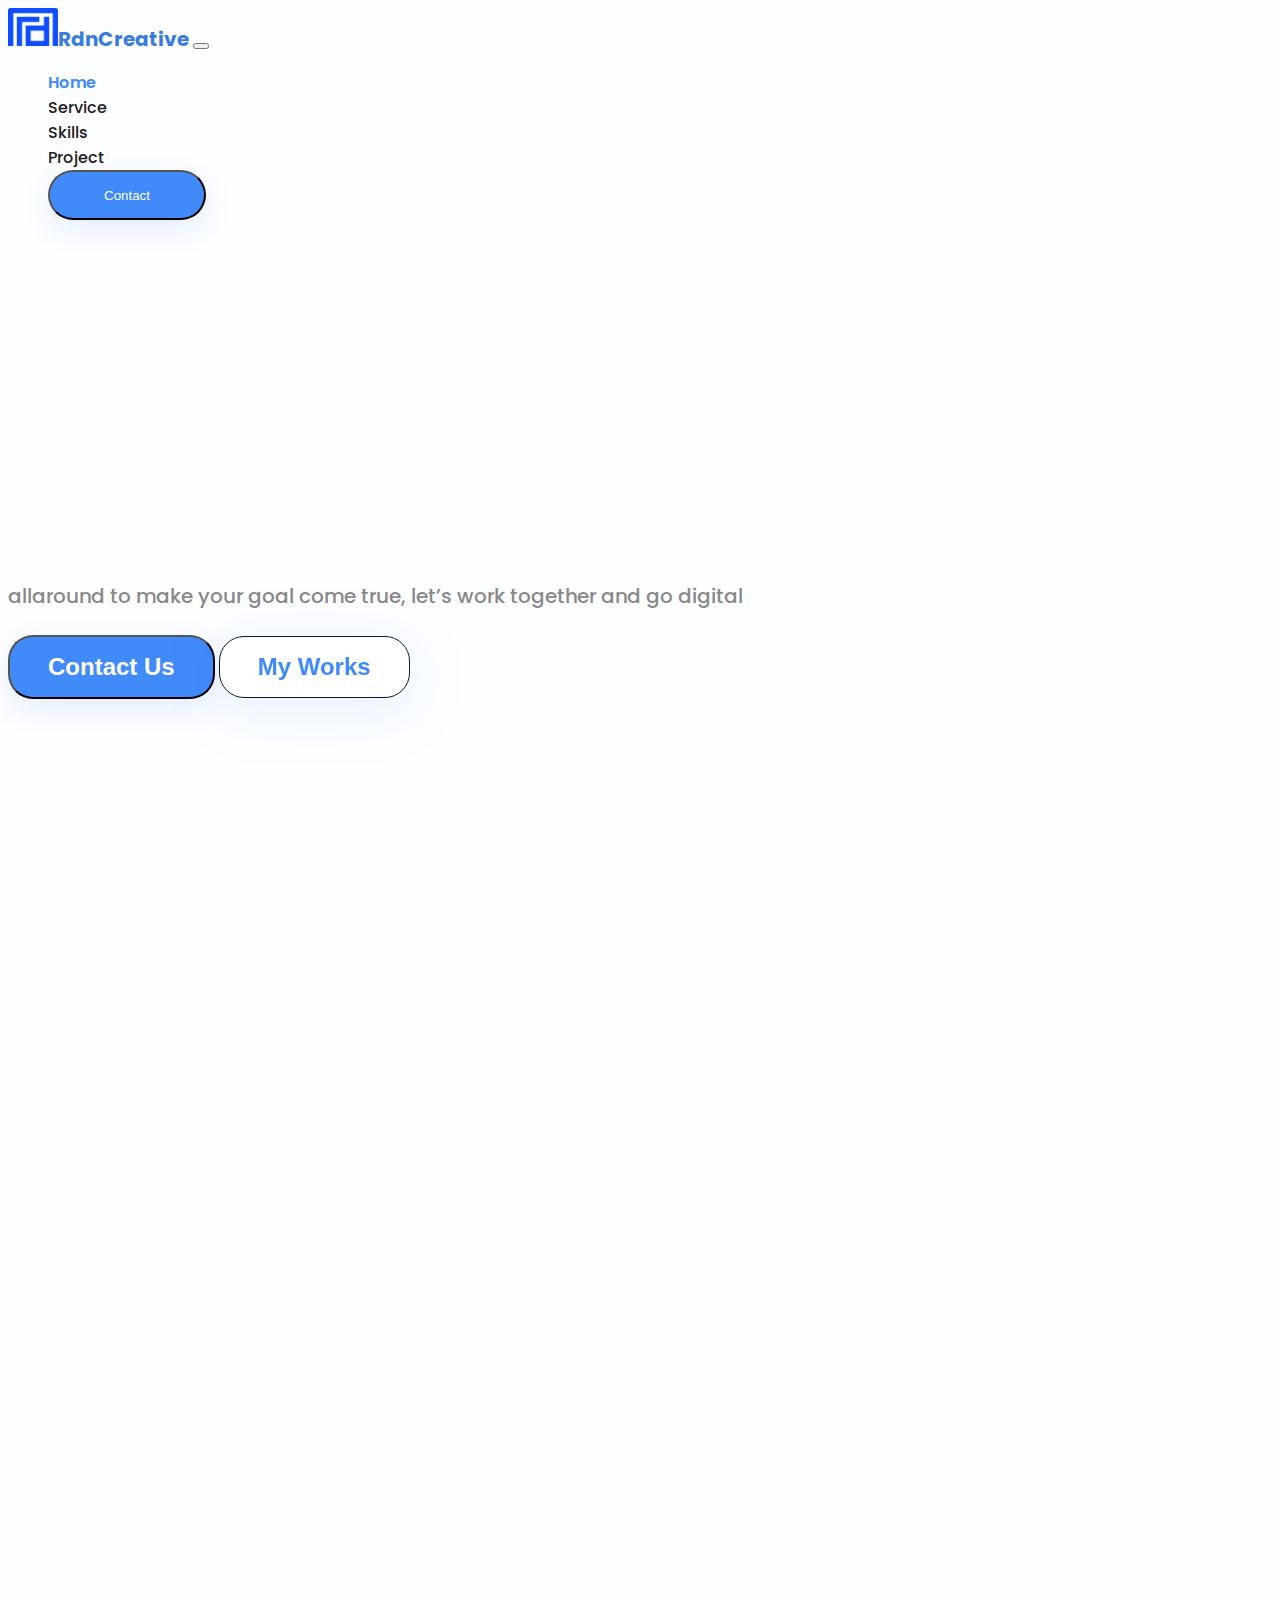
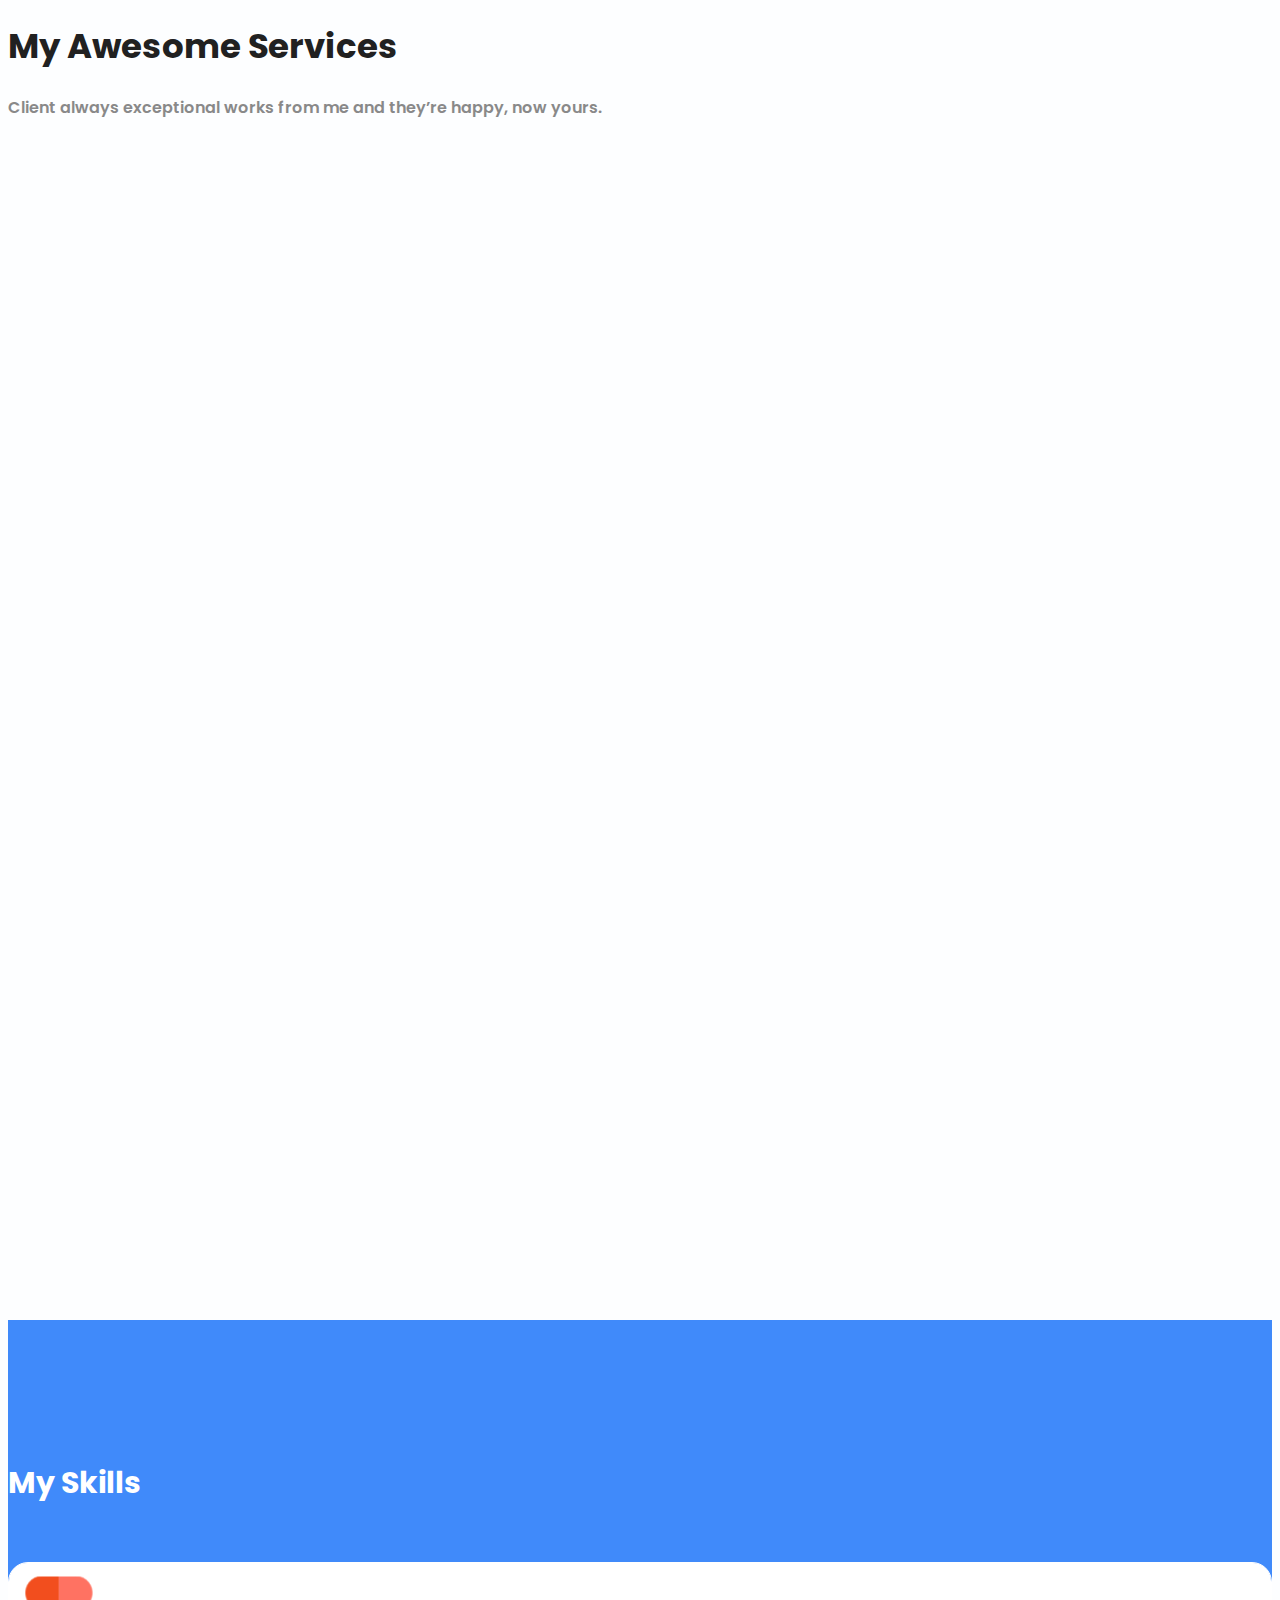
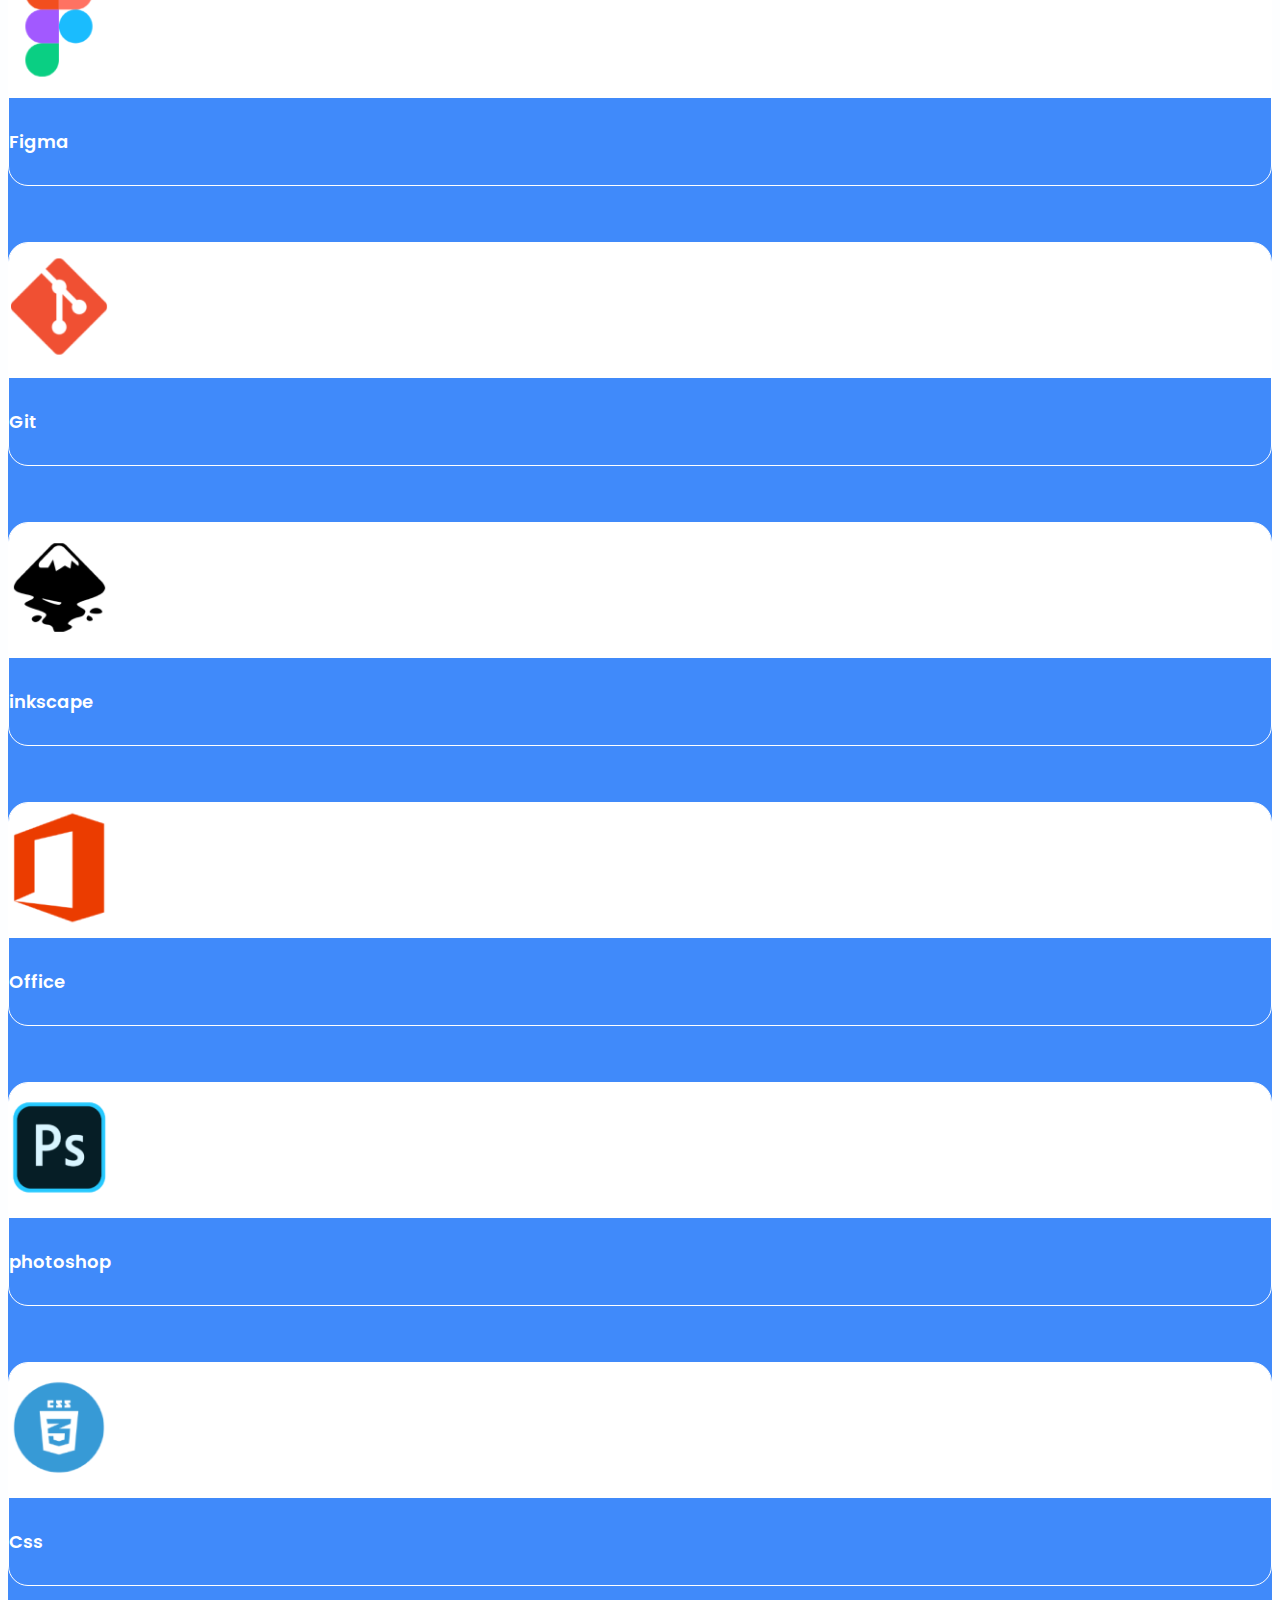
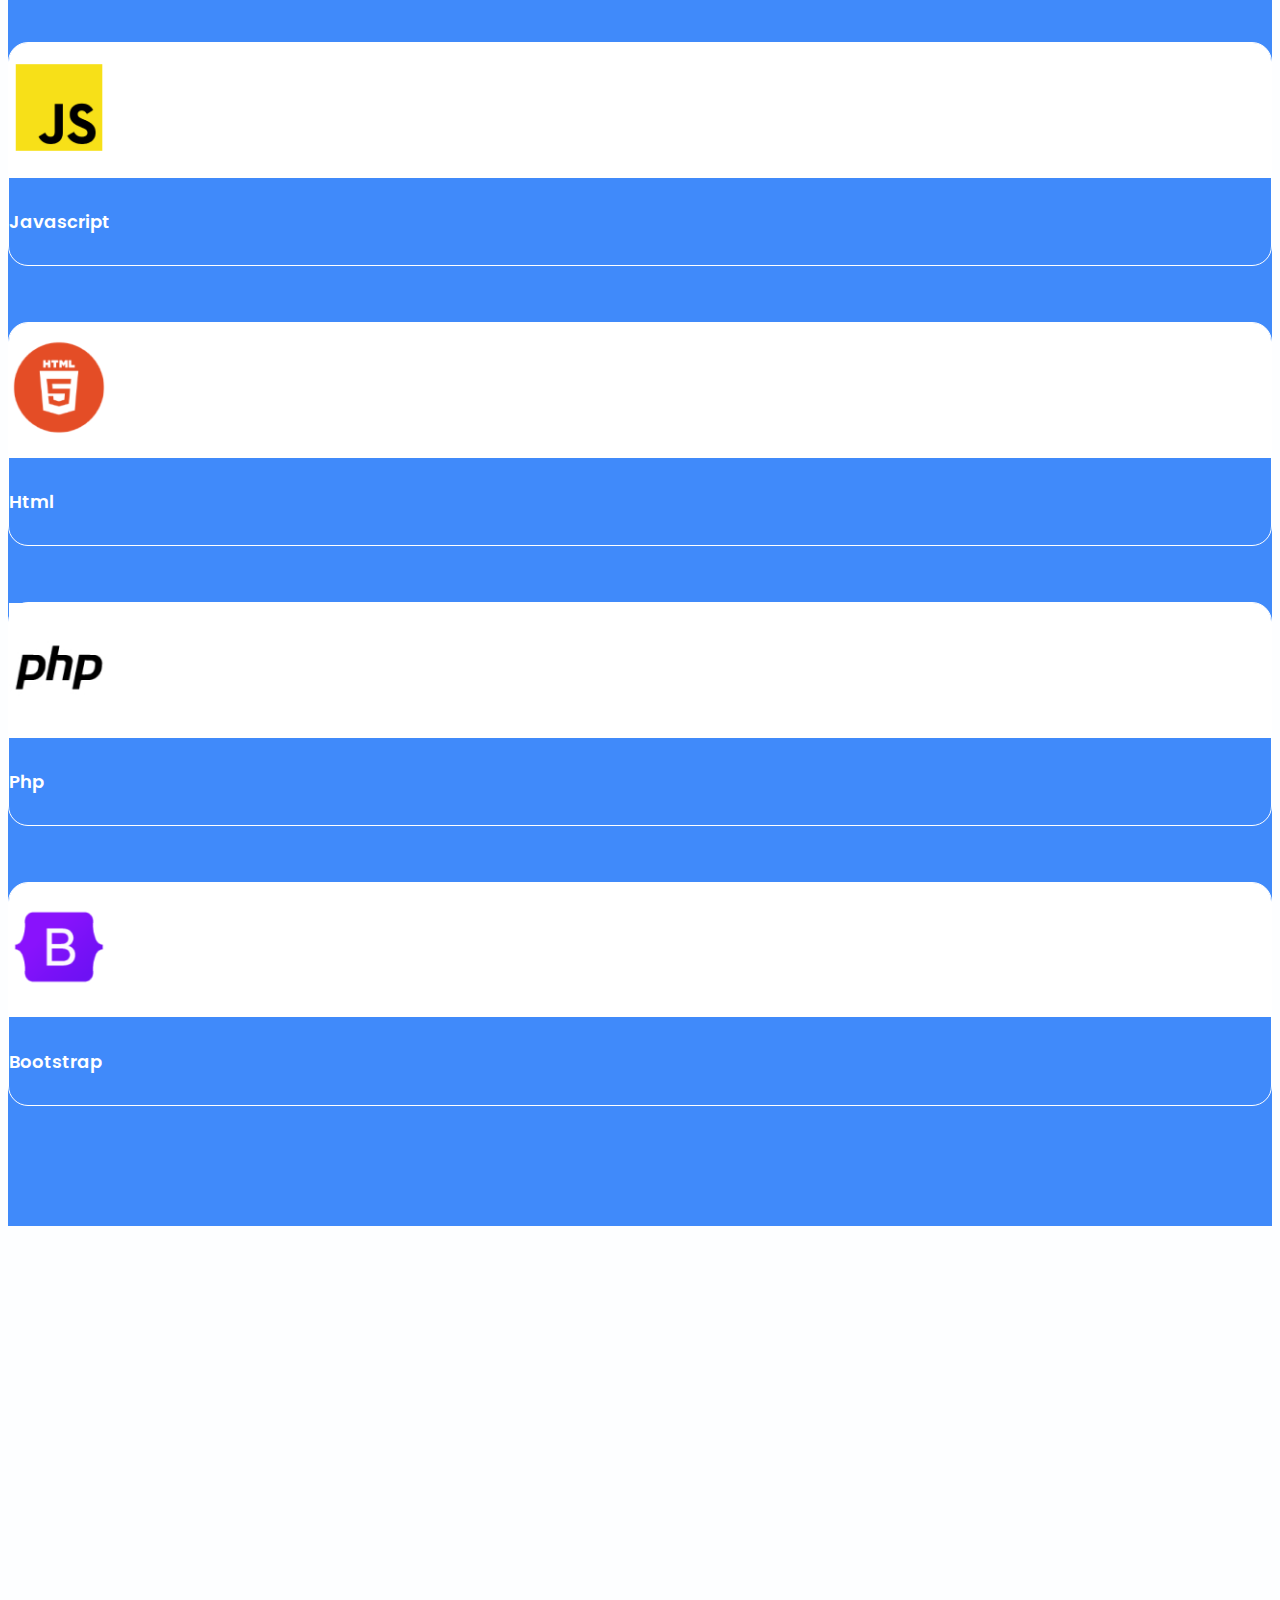
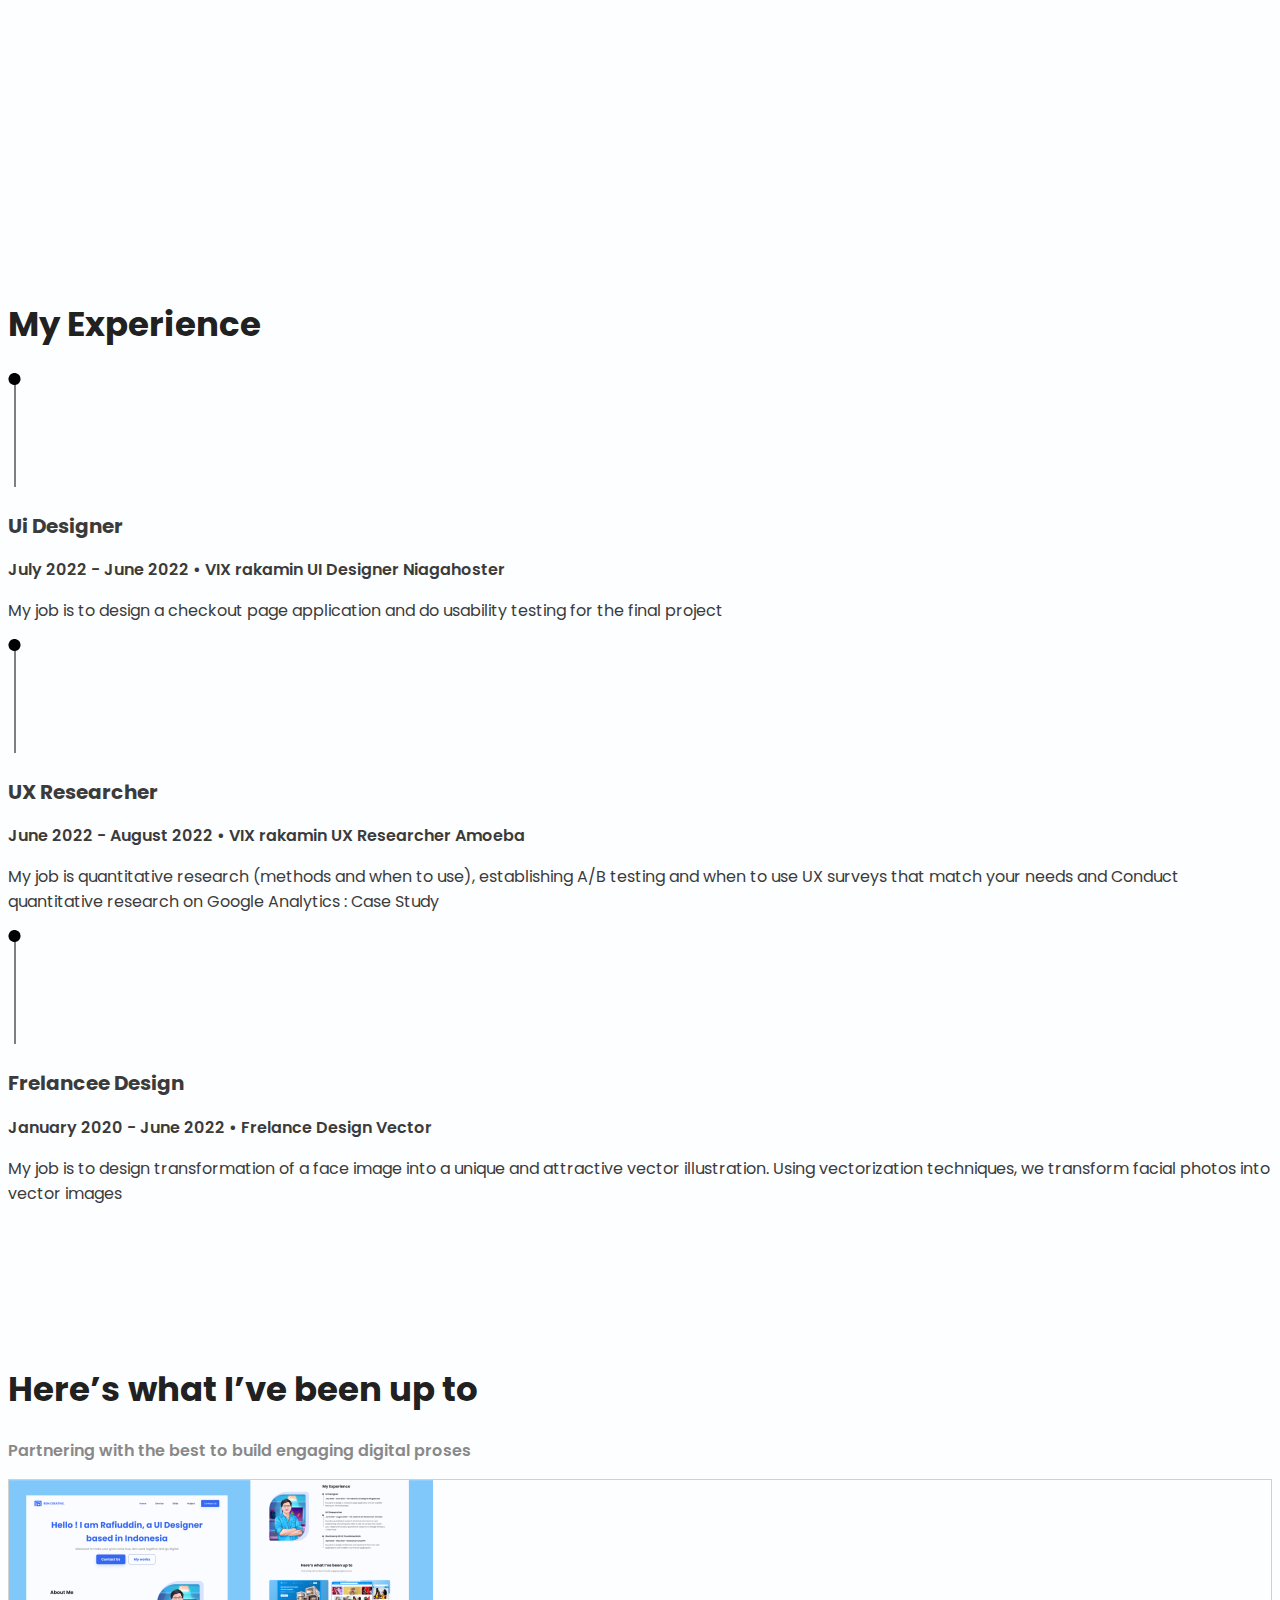
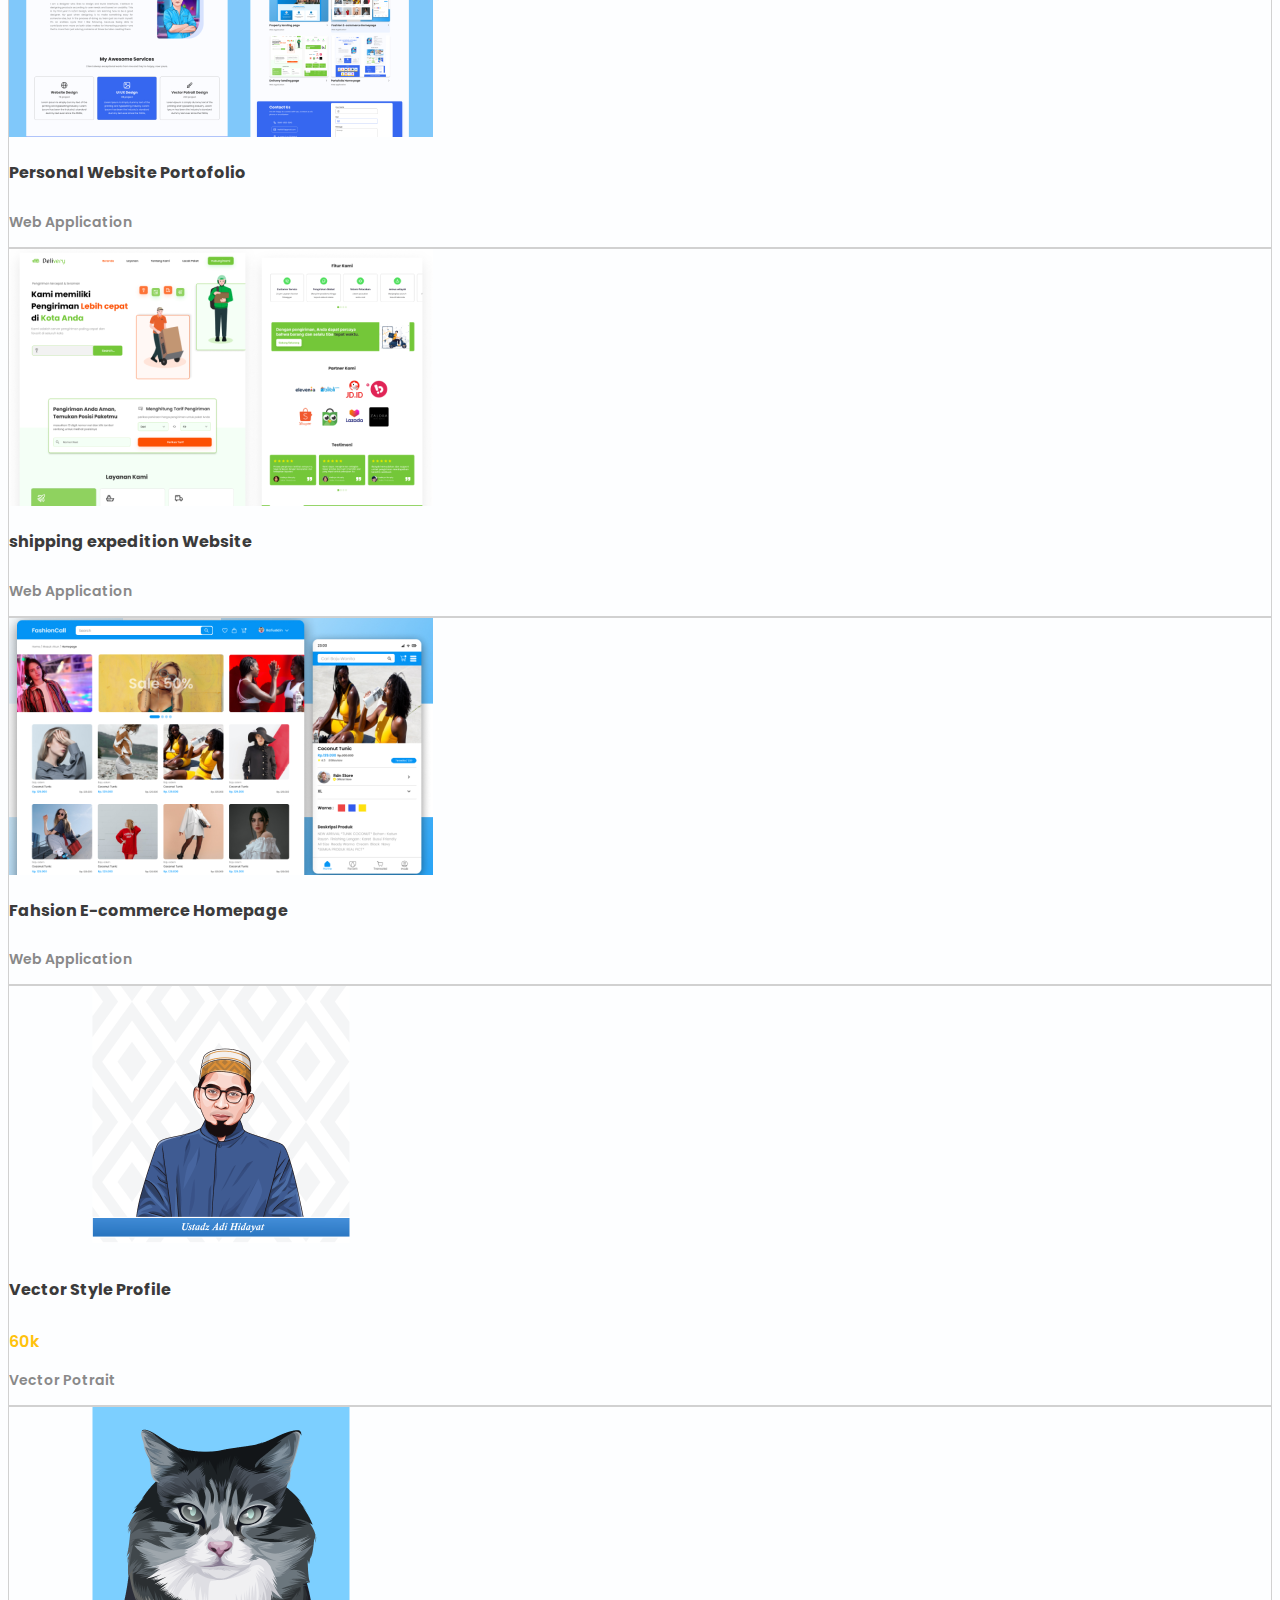
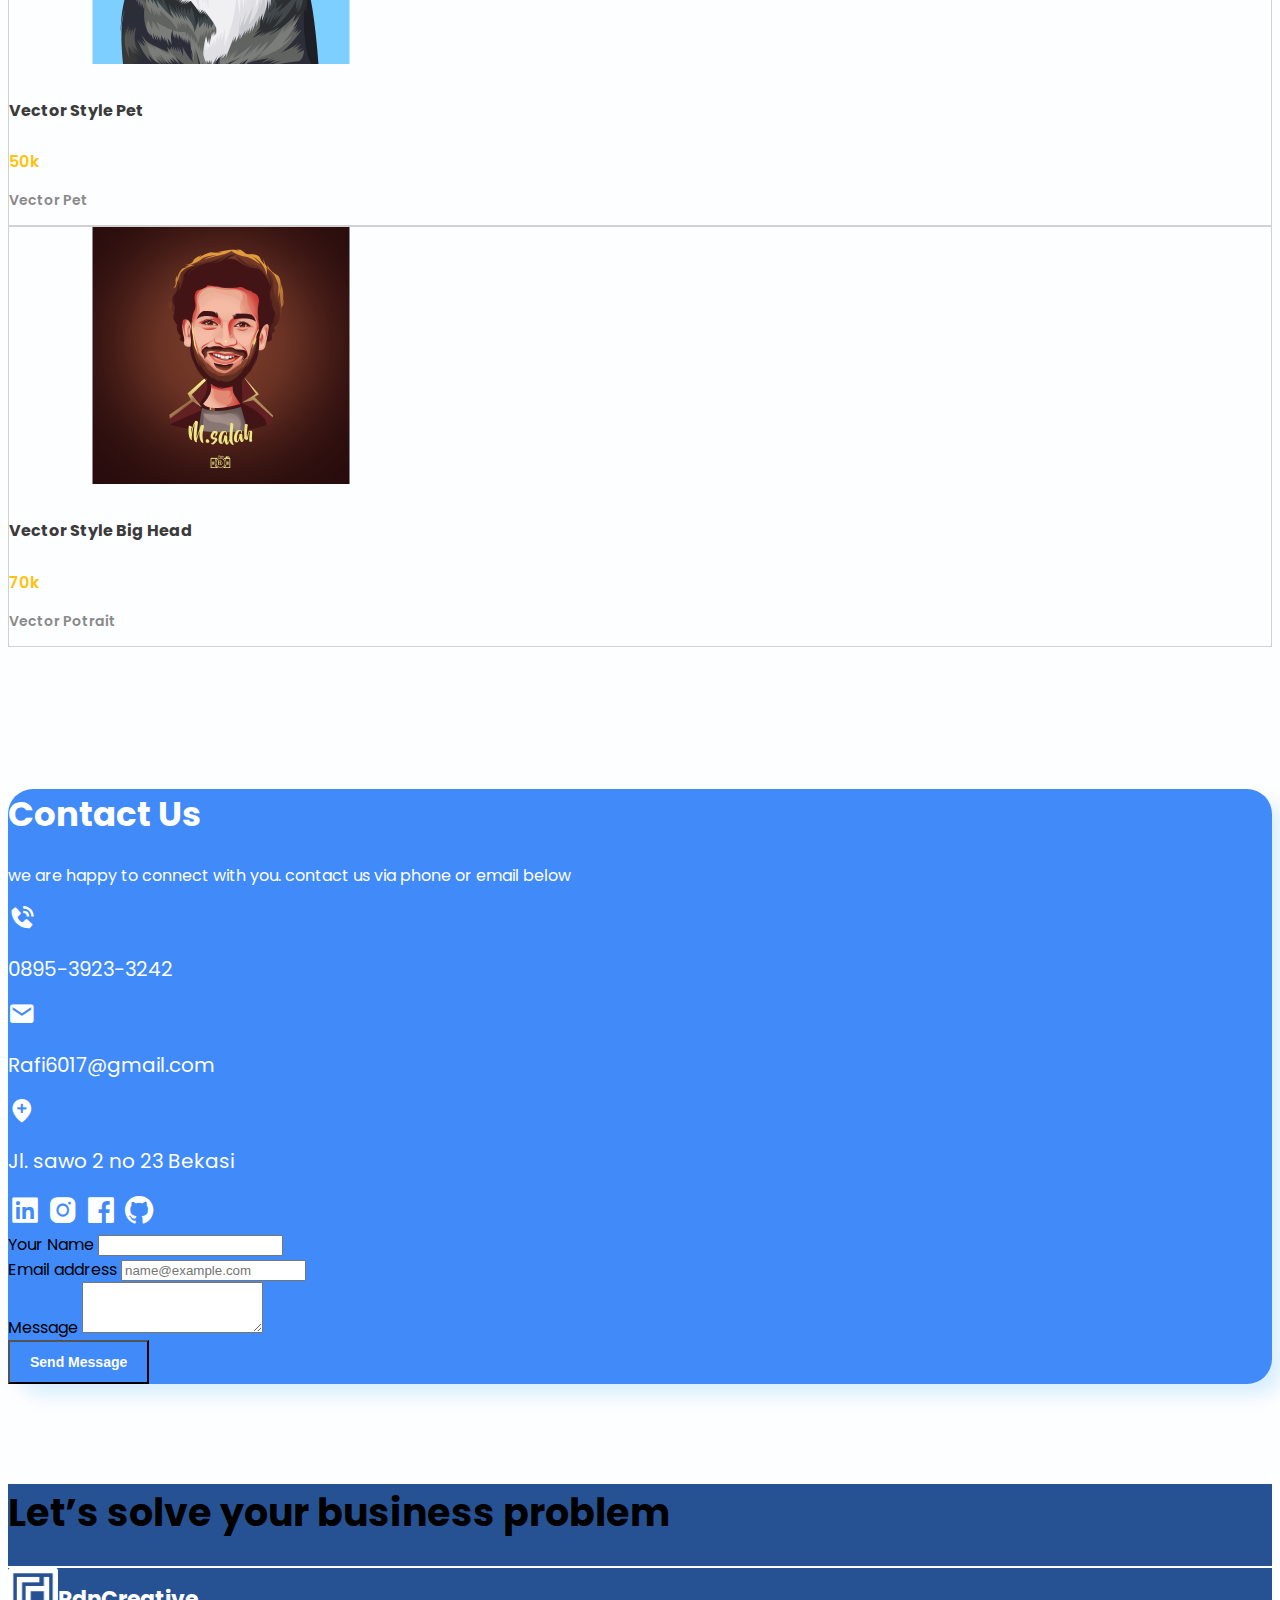
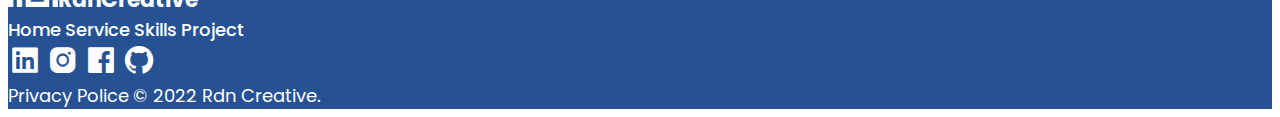
<file: index.html>
<!DOCTYPE html>
<html lang="en">
  <head>
    <meta charset="UTF-8" />
    <meta http-equiv="X-UA-Compatible" content="IE=edge" />
    <meta name="viewport" content="width=device-width, initial-scale=1.0" />

    <link
      href="https://cdn.jsdelivr.net/npm/bootstrap@5.3.1/dist/css/bootstrap.min.css"
      rel="stylesheet"
      integrity="sha384-4bw+/aepP/YC94hEpVNVgiZdgIC5+VKNBQNGCHeKRQN+PtmoHDEXuppvnDJzQIu9"
      crossorigin="anonymous"
    />

    <link rel="stylesheet" href="Style/main.css" />

    <link
      href="https://unpkg.com/boxicons@2.1.4/css/boxicons.min.css"
      rel="stylesheet"
    />

    <link rel="stylesheet" href="https://unpkg.com/aos@next/dist/aos.css" />

    <link rel="icon" type="images" href="Images/icon.png" />

    <title>RdnCreative</title>
  </head>
  <body
    data-bs-spy="scroll"
    data-bs-target="#navbar-spy"
    data-bs-offset="250"
    class="scrollspy-example"
    tabindex="0"
  >
    <nav
      class="navbar navbar-expand-lg navbar-light bg-light py-3 shadow-sm fixed-top"
    >
      <div class="container">
        <a class="navbar-brand align-items-center" href="#home"
          ><img
            src="Images/RDN Logo.png"
            alt=""
            width="50"
            class="me-3"
          />RdnCreative</a
        >
        <button
          class="navbar-toggler"
          type="button"
          data-bs-toggle="collapse"
          data-bs-target="#navbarNav"
          aria-controls="navbarNav"
          aria-expanded="false"
          aria-label="Toggle navigation"
        >
          <span class="navbar-toggler-icon"></span>
        </button>
        <div class="collapse navbar-collapse" id="navbarNav">
          <ul class="navbar-nav ms-auto align-items-lg-center" id="navbar-spy">
            <li class="nav-item me-lg-4 ms-3">
              <a class="nav-link active" aria-current="page" href="#home"
                >Home</a
              >
            </li>
            <li class="nav-item me-lg-4 ms-3">
              <a class="nav-link" href="#service">Service</a>
            </li>
            <li class="nav-item me-lg-4 ms-3">
              <a class="nav-link" href="#skills">Skills</a>
            </li>
            <li class="nav-item me-lg-4 ms-3">
              <a class="nav-link" href="#project">Project</a>
            </li>
            <a href="#contact"
              ><button class="btn me-lg-5 me-0 mt-lg-0 mt-3 btn-contact">
                Contact
              </button></a
            >
          </ul>
        </div>
      </div>
    </nav>

    <!-- Header -->
    <section class="header" id="home">
      <div class="container">
        <div class="row text-center">
          <div class="col-12">
            <h1 class="text-header" data-aos="fade-down" data-aos-delay="300">
              Hello ! I am Rafiuddin, a Designer based in Indonesia
            </h1>
            <p class="caption-header">
              allaround to make your goal come true, let’s work together and go
              digital
            </p>
          </div>
        </div>

        <div class="row">
          <div class="btn-header d-flex justify-content-center">
            <a href="#contact"
              ><button class="btn btn-first">Contact Us</button></a
            >
            <a href="#project"
              ><button class="btn btn-secondary ms-lg-5 ms-3">
                My Works
              </button></a
            >
          </div>
        </div>
      </div>
    </section>
    <!-- Akhir Header -->

    <!-- about me -->
    <section class="about">
      <div class="container">
        <div class="row d-flex justify-content-center align-items-center">
          <div class="col-12 col-lg-5 offset-lg-1">
            <div class="text-about" data-aos="fade-right" data-aos-delay="300">
              <h1 class="title-about">About Me</h1>
              <p class="subtitle-about">
                I am a designer who likes to design and build interfaces. I
                believe in designing products according to user needs and based
                on usability. This is my first year in UI/UX Design, where I am
                learning how to be a good designer. My goal when designing is to
                make something easy for someone else, but in the process of
                doing so, learn just as much myself. It’s an endless cycle that
                I like following, because being able to contribute even more on
                both sides makes for interesting projects—one that is more than
                just solving problems at times but also creating them
              </p>
            </div>
          </div>
          <div
            class="col-12 col-lg-5 offset-lg-1 d-none d-lg-block"
            data-aos="flip-left"
            data-aos-easing="ease-out-cubic"
            data-aos-duration="300"
          >
            <img src="Images/Ilustrasi foto.png" alt="" />
          </div>
        </div>
      </div>
    </section>
    <!-- Akhir about me -->

    <!-- service -->
    <section class="service" id="service">
      <div class="container">
        <div class="row">
          <div class="col-12 text-center">
            <h1 class="title-service">My Awesome Services</h1>
            <p class="subtitle-service">
              Client always exceptional works from me and they’re happy, now
              yours.
            </p>
          </div>
        </div>

        <div class="row">
          <div class="col-12 col-lg-4" data-aos="zoom-in" data-aos-delay="300">
            <a href="Menu/service-uiux.html"
              ><div class="card card-service">
                <div class="body-card text-center">
                  <i class="bx bx-image"></i>
                  <h2 class="title-card">UI UX Design</h2>
                  <p class="subtitle-card">7 project</p>
                  <p class="caption-card">
                    Our UI/UX services provide a holistic approach in designing
                    great user experiences and attractive interfaces for your
                    web and mobile applications.By combining visually appealing
                    designs
                  </p>
                </div>
              </div></a
            >
          </div>

          <div class="col-12 col-lg-4" data-aos="zoom-in" data-aos-delay="200">
            <a href="Menu/service-website.html">
              <div class="card card-service">
                <div class="body-card text-center">
                  <i class="bx bx-code-block"></i>
                  <h2 class="title-card">Website Design</h2>
                  <p class="subtitle-card">5 project</p>
                  <p class="caption-card">
                    Our Web Design services provide creative and responsive
                    design solutions to create an attractive and functional
                    website appearance. We understand that effective design is
                    the key to attracting users' attention
                  </p>
                </div>
              </div></a
            >
          </div>

          <div class="col-12 col-lg-4" data-aos="zoom-in" data-aos-delay="400">
            <a href="Menu/service-vector.html"
              ><div class="card card-service">
                <div class="body-card text-center">
                  <i class="bx bxs-edit"></i>
                  <h2 class="title-card">Vector Potrait Design</h2>
                  <p class="subtitle-card">9 project</p>
                  <p class="caption-card">
                    Our Vector Face Portrait service provides the transformation
                    of a face image into a unique and attractive vector
                    illustration. Using vectorization techniques, we transform
                    facial photos into vector images
                  </p>
                </div>
              </div></a
            >
          </div>
        </div>
      </div>
    </section>
    <!-- Akhir service -->

    <!-- skill -->
    <section class="skill" id="skills">
      <div class="container">
        <div class="row text-center">
          <div class="col-12">
            <h1 class="title-skill">My Skills</h1>
          </div>
        </div>

        <div class="row d-flex -justify-content-center align-items-center">
          <div class="col-lg-2 col-md-3 col-4">
            <div class="card card-skill bg-transparent text-center text-white">
              <div class="img-skill">
                <img
                  src="Images/Logo figma.png"
                  class="card-img-top py-3"
                  alt="..."
                />
              </div>

              <div class="caption-skill my-2">
                <h5 class="card-skill">Figma</h5>
              </div>
            </div>
          </div>

          <div class="col-lg-2 col-md-3 col-4">
            <div class="card card-skill bg-transparent text-center text-white">
              <div class="img-skill">
                <img
                  src="Images/Logo git.png"
                  class="card-img-top py-3"
                  alt="..."
                />
              </div>

              <div class="caption-skill my-2">
                <h5 class="card-skill">Git</h5>
              </div>
            </div>
          </div>

          <div class="col-lg-2 col-md-3 col-4">
            <div class="card card-skill bg-transparent text-center text-white">
              <div class="img-skill">
                <img
                  src="Images/Logo inkscape.png"
                  class="card-img-top py-3"
                  alt="..."
                />
              </div>

              <div class="caption-skill my-2">
                <h5 class="card-skill">inkscape</h5>
              </div>
            </div>
          </div>

          <div class="col-lg-2 col-md-3 col-4">
            <div class="card card-skill bg-transparent text-center text-white">
              <div class="img-skill">
                <img
                  src="Images/Logo Office.png"
                  class="card-img-top py-3"
                  alt="..."
                />
              </div>

              <div class="caption-skill my-2">
                <h5 class="card-skill">Office</h5>
              </div>
            </div>
          </div>

          <div class="col-lg-2 col-md-3 col-4">
            <div class="card card-skill bg-transparent text-center text-white">
              <div class="img-skill">
                <img
                  src="Images/Logo photoshop.png"
                  class="card-img-top py-3"
                  alt="..."
                />
              </div>

              <div class="caption-skill my-2">
                <h5 class="card-skill">photoshop</h5>
              </div>
            </div>
          </div>

          <div class="col-lg-2 col-md-3 col-4">
            <div class="card card-skill bg-transparent text-center text-white">
              <div class="img-skill">
                <img
                  src="Images/Logo css.png"
                  class="card-img-top py-3"
                  alt="..."
                />
              </div>

              <div class="caption-skill my-2">
                <h5 class="card-skill">Css</h5>
              </div>
            </div>
          </div>

          <div class="col-lg-2 col-md-3 col-4 offset-lg-2">
            <div class="card card-skill bg-transparent text-center text-white">
              <div class="img-skill">
                <img
                  src="Images/Logo javascript.png"
                  class="card-img-top py-3"
                  alt="..."
                />
              </div>

              <div class="caption-skill my-2">
                <h5 class="card-skill">Javascript</h5>
              </div>
            </div>
          </div>

          <div class="col-lg-2 col-md-3 col-4">
            <div class="card card-skill bg-transparent text-center text-white">
              <div class="img-skill">
                <img
                  src="Images/Logo html.png"
                  class="card-img-top py-3"
                  alt="..."
                />
              </div>

              <div class="caption-skill my-2">
                <h5 class="card-skill">Html</h5>
              </div>
            </div>
          </div>

          <div class="col-lg-2 col-md-3 col-4 offset-md-3 offset-lg-0">
            <div class="card card-skill bg-transparent text-center text-white">
              <div class="img-skill">
                <img
                  src="Images/Logo php.jpg"
                  class="card-img-top py-3"
                  alt="..."
                />
              </div>

              <div class="caption-skill my-2">
                <h5 class="card-skill">Php</h5>
              </div>
            </div>
          </div>

          <div class="col-lg-2 col-md-3 col-4 offset-4 offset-md-0 offset-lg-0">
            <div class="card card-skill bg-transparent text-center text-white">
              <div class="img-skill">
                <img
                  src="Images/Logo bootstrap.png"
                  class="card-img-top py-3"
                  alt="..."
                />
              </div>

              <div class="caption-skill my-2">
                <h5 class="card-skill">Bootstrap</h5>
              </div>
            </div>
          </div>
        </div>
      </div>
    </section>
    <!-- Akhir skill -->

    <!-- My Experience -->
    <section class="experience">
      <div class="container">
        <div class="row">
          <div
            class="col-lg-6 col-12 d-none d-lg-block experience-1"
            data-aos="flip-left"
            data-aos-easing="ease-out-cubic"
            data-aos-duration="200"
          >
            <img src="Images/Ilustrasi foto.png" alt="" />
          </div>
          <div class="col-lg-6 col-12 experience-2">
            <div class="title-experience">
              <h1>My Experience</h1>
            </div>
            <div
              class="sub-experience d-flex justify-content-center align-items-center mt-5"
            >
              <div class="icon-experience">
                <img src="Images/Road experience.png" alt="" />
              </div>
              <div class="my-experience ms-3">
                <h2>Ui Designer</h2>
                <h3>
                  July 2022 - June 2022 • VIX rakamin UI Designer Niagahoster
                </h3>
                <p>
                  My job is to design a checkout page application and do
                  usability testing for the final project
                </p>
              </div>
            </div>

            <div
              class="sub-experience d-flex justify-content-center align-items-center mt-5"
            >
              <div class="icon-experience">
                <img src="Images/Road experience.png" alt="" />
              </div>
              <div class="my-experience ms-3">
                <h2>UX Researcher</h2>
                <h3>
                  June 2022 - August 2022 • VIX rakamin UX Researcher Amoeba
                </h3>
                <p>
                  My job is quantitative research (methods and when to use),
                  establishing A/B testing and when to use UX surveys that match
                  your needs and Conduct quantitative research on Google
                  Analytics : Case Study
                </p>
              </div>
            </div>

            <div
              class="sub-experience d-flex justify-content-center align-items-center mt-5"
            >
              <div class="icon-experience">
                <img src="Images/Road experience.png" alt="" />
              </div>
              <div class="my-experience ms-3">
                <h2>Frelancee Design</h2>
                <h3>January 2020 - June 2022 • Frelance Design Vector</h3>
                <p>
                  My job is to design transformation of a face image into a
                  unique and attractive vector illustration. Using vectorization
                  techniques, we transform facial photos into vector images
                </p>
              </div>
            </div>
          </div>
        </div>
      </div>
    </section>
    <!-- Akhir My Experience -->

    <!-- Portofolio -->
    <section class="portofolio" id="project">
      <div class="container">
        <div class="row text-center">
          <h1 class="title-portofolio">Here’s what I’ve been up to</h1>
          <p class="subtitle-portofolio">
            Partnering with the best to build engaging digital proses
          </p>
        </div>
        <div class="row">
          <div class="col-lg-4 col-md-6 col-12 mt-5">
            <a href="Menu/detailuiux-1.html"
              ><div class="card">
                <img
                  src="Images/Portofolio 4.png"
                  class="card-img-top"
                  alt=""
                />
                <div class="card-body-portofolio ms-3">
                  <h5 class="titlecard-portofolio">
                    Personal Website Portofolio
                  </h5>
                  <p class="subcard-portofolio">Web Application</p>
                </div>
              </div></a
            >
          </div>

          <div class="col-lg-4 col-md-6 col-12 mt-5">
            <a href="#"
              ><div class="card">
                <img
                  src="Images/Portofolio 2.png"
                  class="card-img-top"
                  alt=""
                />
                <div class="card-body-portofolio ms-3">
                  <h5 class="titlecard-portofolio">
                    shipping expedition Website
                  </h5>
                  <p class="subcard-portofolio">Web Application</p>
                </div>
              </div></a
            >
          </div>

          <div class="col-lg-4 col-md-6 col-12 mt-5">
            <a href="#"
              ><div class="card">
                <img
                  src="Images/Portofolio 1.png"
                  class="card-img-top"
                  alt=""
                />
                <div class="card-body-portofolio ms-3">
                  <h5 class="titlecard-portofolio">
                    Fahsion E-commerce Homepage
                  </h5>
                  <p class="subcard-portofolio">Web Application</p>
                </div>
              </div></a
            >
          </div>

          <div class="col-lg-4 col-md-6 col-12 mt-5">
            <a href="Menu/service-vector.html"
              ><div class="card">
                <img
                  src="Images/Project Vector 1.png"
                  class="card-img-top"
                  alt=""
                />
                <div class="card-body-portofolio ms-3">
                  <div class="d-flex justify-content-between mt-3">
                    <h5 class="title-vector mb-0">Vector Style Profile</h5>
                    <p class="me-3 harga-vector mb-0">60k</p>
                  </div>

                  <p class="sub-vector">Vector Potrait</p>
                </div>
              </div></a
            >
          </div>

          <div class="col-lg-4 col-md-6 col-12 mt-5">
            <a href="Menu/service-vector.html"
              ><div class="card">
                <img
                  src="Images/Project Vector 4.png"
                  class="card-img-top"
                  alt=""
                />
                <div class="card-body-portofolio ms-3">
                  <div class="d-flex justify-content-between mt-3">
                    <h5 class="title-vector mb-0">Vector Style Pet</h5>
                    <p class="me-3 harga-vector mb-0">50k</p>
                  </div>

                  <p class="sub-vector">Vector Pet</p>
                </div>
              </div></a
            >
          </div>

          <div class="col-lg-4 col-md-6 col-12 mt-5">
            <a href="Menu/service-vector.html"
              ><div class="card">
                <img
                  src="Images/Project Vector 7.png"
                  class="card-img-top"
                  alt=""
                />
                <div class="card-body-portofolio ms-3">
                  <div class="d-flex justify-content-between mt-3">
                    <h5 class="title-vector mb-0">Vector Style Big Head</h5>
                    <p class="me-3 harga-vector mb-0">70k</p>
                  </div>

                  <p class="sub-vector">Vector Potrait</p>
                </div>
              </div></a
            >
          </div>
        </div>
        <!-- <div class="row">
          <div class="btn-load text-center mt-5">
            <button class="btn">Load More</button>
          </div>
        </div> -->
      </div>
    </section>
    <!-- Akhir Portofolio -->

    <!-- contact -->
    <section class="kontak" id="contact">
      <div class="container">
        <div class="row">
          <div class="col-lg-6 col-12">
            <div class="header-kontak text-lg-start text-center mt-5 ms-lg-4">
              <h1 class="title-kontak">Contact Us</h1>
              <p class="subtitle-kontak">
                we are happy to connect with you. contact us via phone or email
                below
              </p>
            </div>
            <div class="information-kontak mt-5 ms-lg-5 ms-md-3 ms-0">
              <div class="info-kontak d-flex align-items-center mt-3">
                <i class="bx bxs-phone-call me-4"></i>
                <h2>0895-3923-3242</h2>
              </div>

              <div class="info-kontak d-flex align-items-center mt-3">
                <i class="bx bxs-envelope me-4"></i>
                <h2>Rafi6017@gmail.com</h2>
              </div>

              <div class="info-kontak d-flex align-items-center mt-3">
                <i class="bx bxs-location-plus me-4"></i>
                <h2>Jl. sawo 2 no 23 Bekasi</h2>
              </div>
            </div>
            <div
              class="icon-kontak mt-5 ms-lg-4 mb-5 text-lg-start text-center"
            >
              <a
                href="https://www.linkedin.com/in/rafi-uddin-503392233/"
                target="_blank"
                ><i class="bx bxl-linkedin-square"></i
              ></a>
              <a href="https://www.instagram.com/rdndesain/" target="_blank"
                ><i class="bx bxl-instagram-alt ms-3"></i
              ></a>
              <a href="https://www.facebook.com/Rafiuddin230" target="_blank"
                ><i class="bx bxl-facebook-square ms-3"></i
              ></a>
              <a href="https://github.com/Rafiuddin230" target="_blank"
                ><i class="bx bxl-github ms-3"></i
              ></a>
            </div>
          </div>
          <div class="col-lg-6 col-12 bg-white d-none d-lg-block">
            <div class="mt-lg-5">
              <label for="exampleFormControlInput1" class="form-label"
                >Your Name</label
              >
              <input
                type="name"
                class="form-control"
                id="exampleFormControlInput1"
              />
            </div>
            <div class="mt-lg-3">
              <label for="exampleFormControlInput1" class="form-label"
                >Email address</label
              >
              <input
                type="email"
                class="form-control"
                id="exampleFormControlInput1"
                placeholder="name@example.com"
              />
            </div>
            <div class="mt-lg-3">
              <label for="exampleFormControlTextarea1" class="form-label"
                >Message</label
              >
              <textarea
                class="form-control"
                id="exampleFormControlTextarea1"
                rows="3"
              ></textarea>
            </div>
            <div class="btn-send mt-4 text-end">
              <button class="btn text-white">Send Message</button>
            </div>
          </div>
        </div>
      </div>
    </section>
    <!-- Akhir contact-->

    <!-- footer -->
    <footer>
      <div class="container py-4">
        <div class="row">
          <div class="col-12 text-center mt-5">
            <h1 class="title-footer text-white mt-1">
              Let’s solve your business problem
            </h1>
            <div class="line-footer mt-4"></div>
          </div>
        </div>
        <div class="row mt-5 align-items-center">
          <div class="col-lg-3 col-12">
            <a class="align-items-center logo-footer" href="#"
              ><img
                src="Images/RDN Logo white.png"
                alt=""
                width="50"
                class="me-3"
              />RdnCreative</a
            >
          </div>
          <div class="col-lg-6 col-md-6 col-12 mt-lg-0 mt-4">
            <div class="item-footer">
              <div class="d-flex justify-content-center">
                <a href="#" class="me-lg-5 me-4">Home</a>
                <a href="#" class="me-lg-5 me-4">Service</a>
                <a href="#" class="me-lg-5 me-4">Skills</a>
                <a href="#" class="me-lg-5 me-4">Project</a>
              </div>
            </div>
          </div>
          <div class="col-lg-3 col-md-6 col-12 mt-lg-0 mt-4">
            <div class="icon-footer text-lg-end text-center">
              <a
                href="https://www.linkedin.com/in/rafi-uddin-503392233/"
                target="_blank"
                ><i class="bx bxl-linkedin-square"></i
              ></a>
              <a href="https://www.instagram.com/rdndesain/" target="_blank"
                ><i class="bx bxl-instagram-alt ms-3"></i
              ></a>
              <a href="https://www.facebook.com/Rafiuddin230" target="_blank"
                ><i class="bx bxl-facebook-square ms-3"></i
              ></a>
              <a href="https://github.com/Rafiuddin230" target="_blank"
                ><i class="bx bxl-github ms-3"></i
              ></a>
            </div>
          </div>
        </div>
        <div class="row mt-5">
          <div
            class="footer-copyright d-flex align-items-center justify-content-between"
          >
            <a href="#">Privacy Police</a>
            <a href="#">© 2022 Rdn Creative.</a>
          </div>
        </div>
      </div>
    </footer>
    <!-- Akhir footer -->

    <!-- jquery -->
    <!-- jquery  -->
    <script
      src="https://cdnjs.cloudflare.com/ajax/libs/jquery/3.6.1/jquery.min.js"
      integrity="sha512-aVKKRRi/Q/YV+4mjoKBsE4x3H+BkegoM/em46NNlCqNTmUYADjBbeNefNxYV7giUp0VxICtqdrbqU7iVaeZNXA=="
      crossorigin="anonymous"
      referrerpolicy="no-referrer"
    ></script>

    <script src="https://unpkg.com/aos@next/dist/aos.js"></script>

    <script
      src="https://cdn.jsdelivr.net/npm/bootstrap@5.3.1/dist/js/bootstrap.bundle.min.js"
      integrity="sha384-HwwvtgBNo3bZJJLYd8oVXjrBZt8cqVSpeBNS5n7C8IVInixGAoxmnlMuBnhbgrkm"
      crossorigin="anonymous"
    ></script>

    <script src="Js/script.js"></script>
  </body>
</html>
</file>
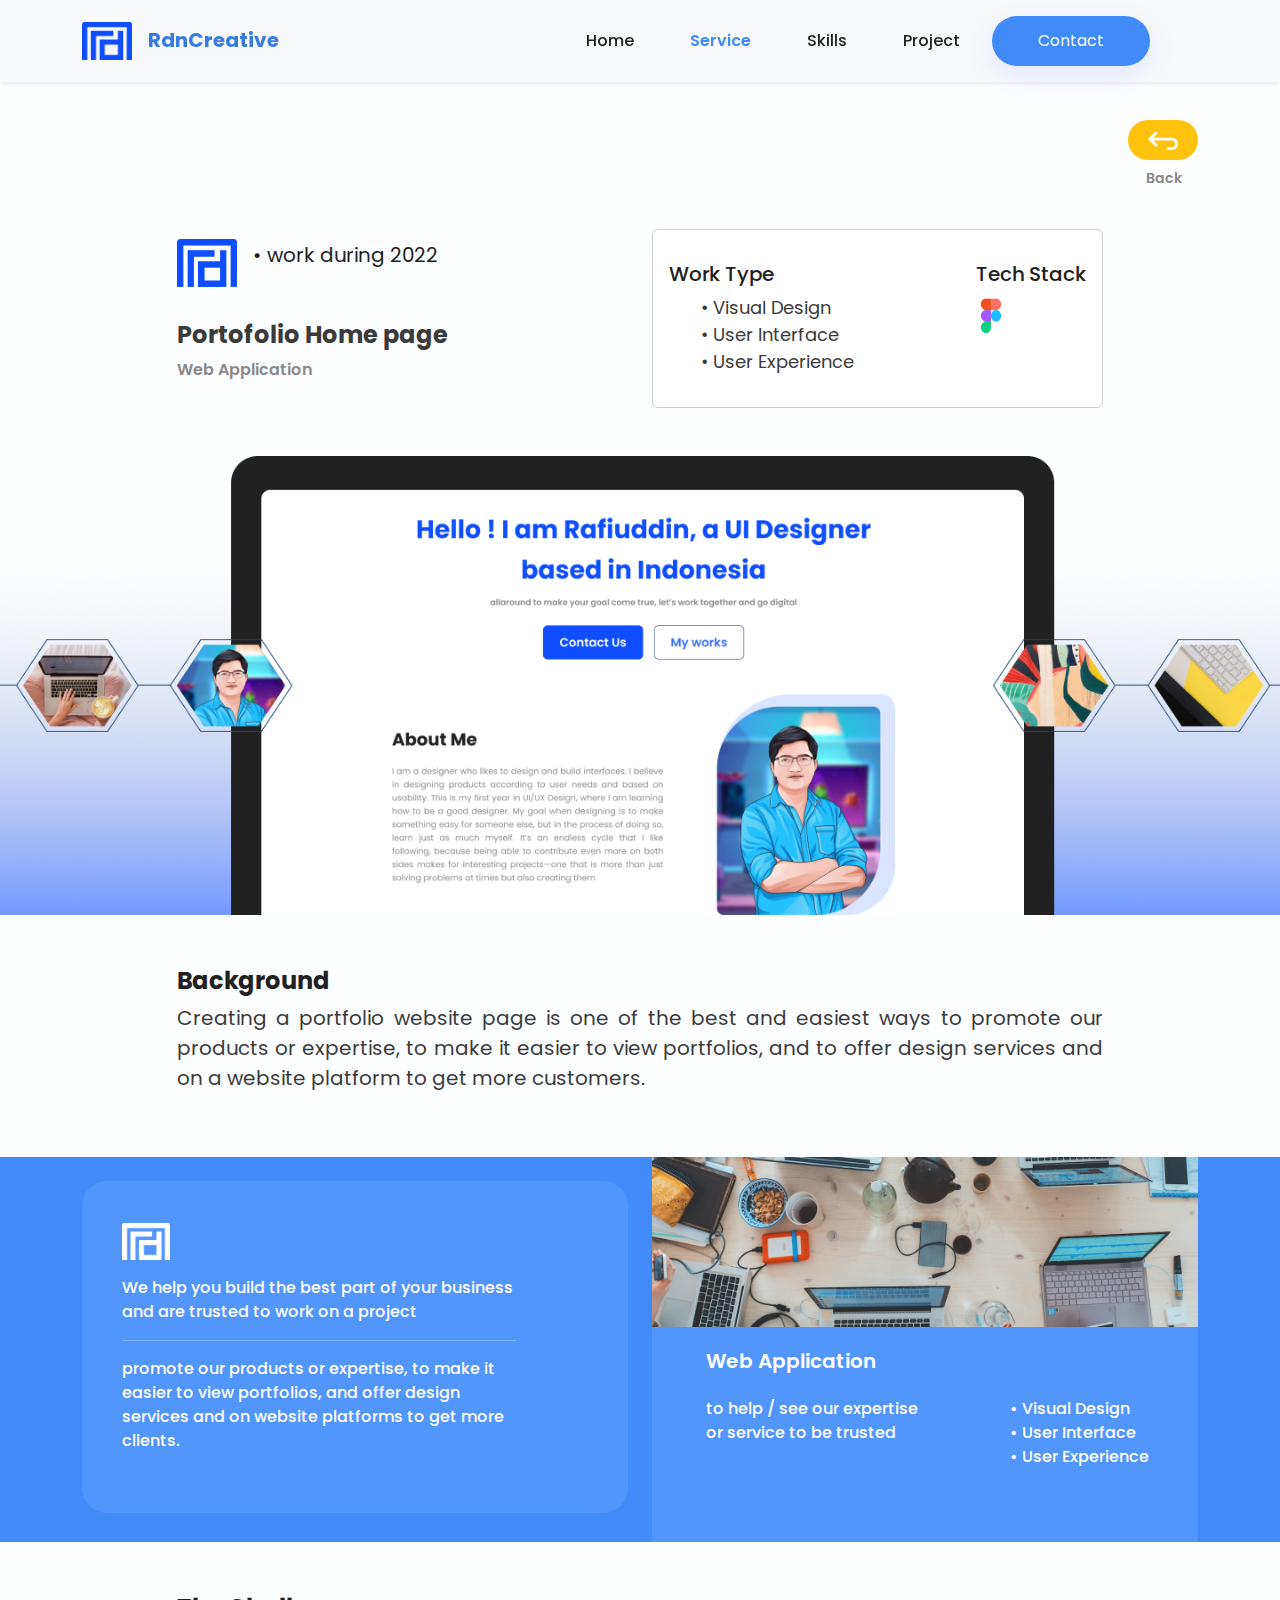
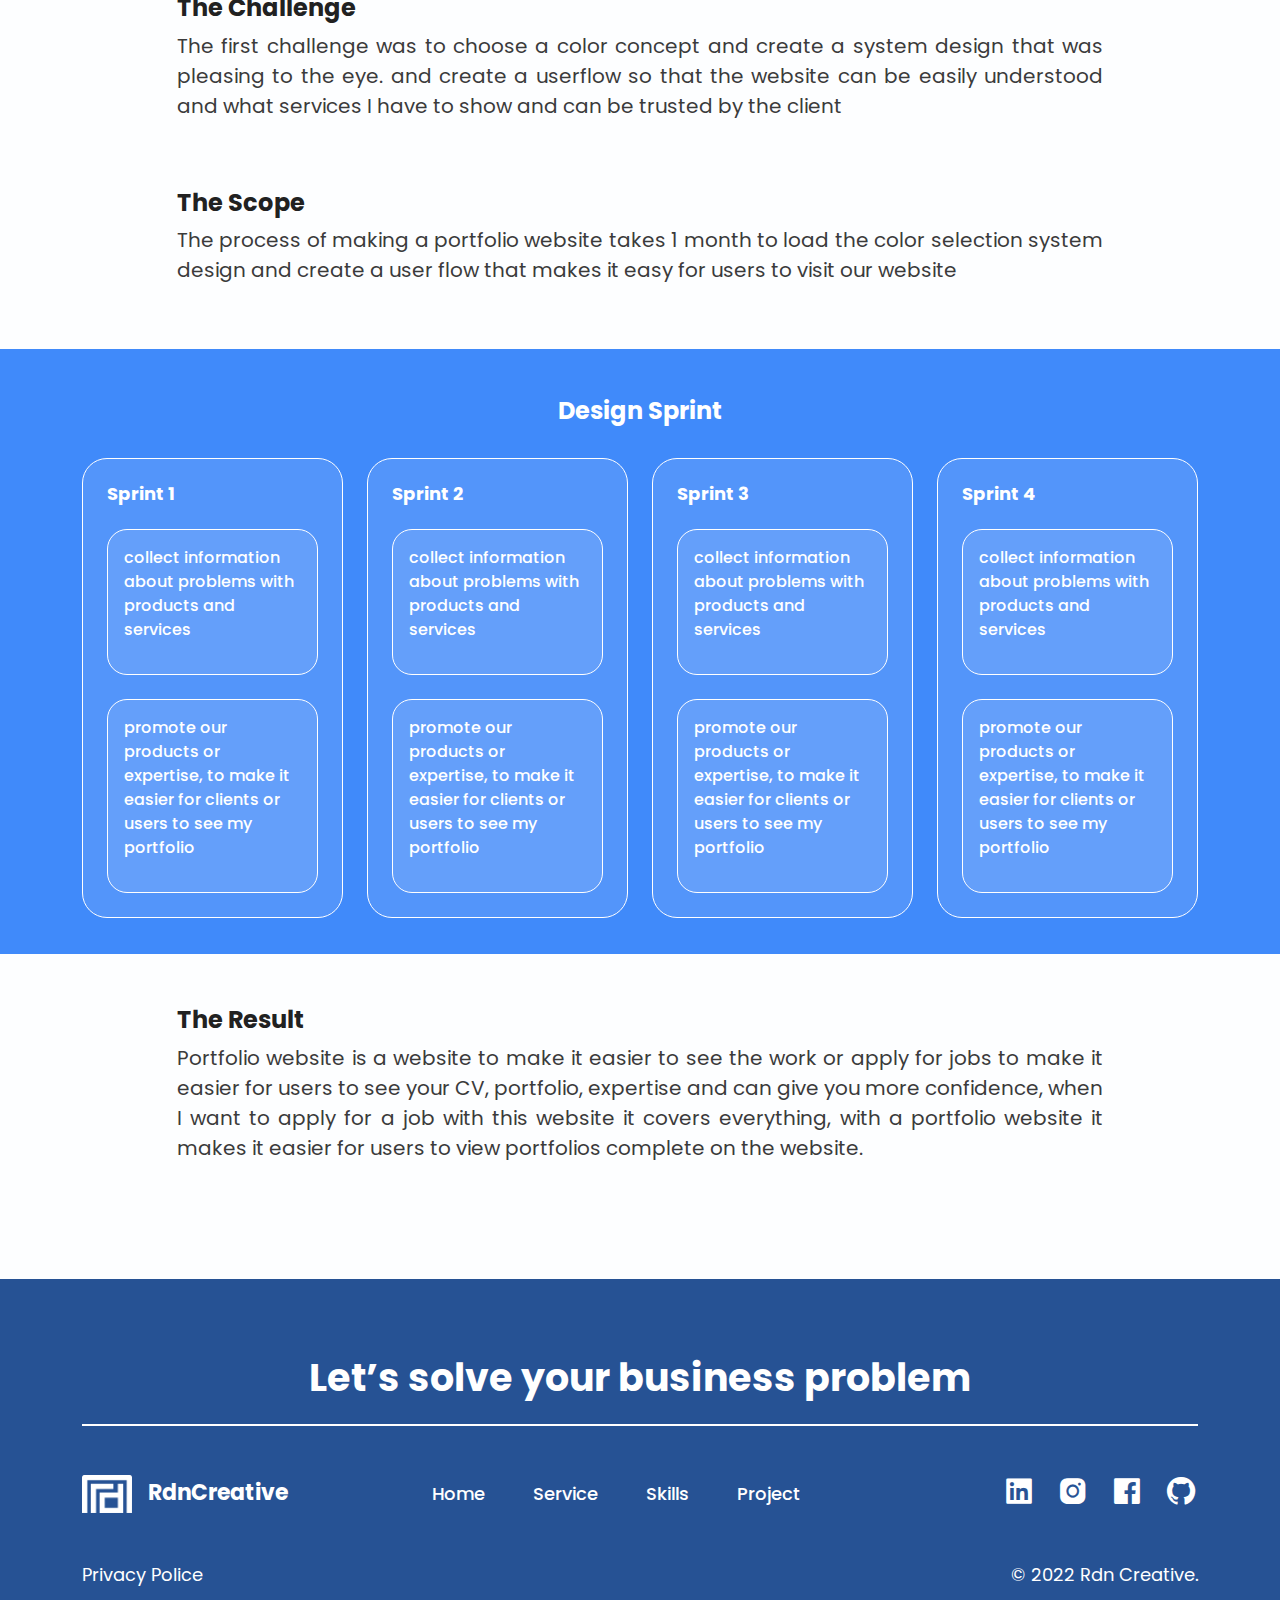
<file: Menu/detailuiux-1.html>
<!DOCTYPE html>
<html lang="en">
  <head>
    <meta charset="UTF-8" />
    <meta http-equiv="X-UA-Compatible" content="IE=edge" />
    <meta name="viewport" content="width=device-width, initial-scale=1.0" />

    <link rel="stylesheet" href="../Bootstrap/dist/css/bootstrap.min.css" />

    <link rel="stylesheet" href="../Style/main.css" />

    <link
      href="https://unpkg.com/boxicons@2.1.4/css/boxicons.min.css"
      rel="stylesheet"
    />

    <link rel="stylesheet" href="https://unpkg.com/aos@next/dist/aos.css" />

    <link rel="icon" type="images" href="../Images/icon.png" />

    <title>RdnCreative</title>
  </head>
  <body>
    <nav
      class="navbar navbar-expand-lg navbar-light bg-light py-3 shadow-sm fixed-top"
    >
      <div class="container">
        <a class="navbar-brand align-items-center" href="../index.html"
          ><img
            src="../Images/RDN Logo.png"
            alt=""
            width="50"
            class="me-3"
          />RdnCreative</a
        >
        <button
          class="navbar-toggler"
          type="button"
          data-bs-toggle="collapse"
          data-bs-target="#navbarNav"
          aria-controls="navbarNav"
          aria-expanded="false"
          aria-label="Toggle navigation"
        >
          <span class="navbar-toggler-icon"></span>
        </button>
        <div class="collapse navbar-collapse" id="navbarNav">
          <ul class="navbar-nav ms-auto align-items-lg-center" id="navbar-spy">
            <li class="nav-item me-lg-4 ms-3">
              <a class="nav-link" aria-current="page" href="../index.html#home"
                >Home</a
              >
            </li>
            <li class="nav-item me-lg-4 ms-3">
              <a class="nav-link active" href="../index.html#service"
                >Service</a
              >
            </li>
            <li class="nav-item me-lg-4 ms-3">
              <a class="nav-link" href="../index.html#skills">Skills</a>
            </li>
            <li class="nav-item me-lg-4 ms-3">
              <a class="nav-link" href="../index.html#project">Project</a>
            </li>
            <a href="../index.html#contact"
              ><button class="btn me-lg-5 me-0 mt-lg-0 mt-3 btn-contact">
                Contact
              </button></a
            >
          </ul>
        </div>
      </div>
    </nav>

    <!-- button back -->
    <section class="btn-back">
      <div class="container">
        <div class="row">
          <div class="text-end">
            <a href="service-uiux.html"
              ><button class="btn">
                <img src="../Images/icon-back.png" alt="" />
              </button>
              <p class="text-back me-3 mt-2">Back</p></a
            >
          </div>
        </div>
      </div>
    </section>
    <!-- Akhir button back -->

    <!-- detail ui ux -->
    <section class="content-uiux mt-4">
      <div class="container">
        <div class="row d-flex align-items-center">
          <div class="col-12 col-lg-5 offset-lg-1">
            <div class="detail-work d-flex align-items-center">
              <img src="../Images/icon.png" alt="" />
              <p class="ms-3">• work during 2022</p>
            </div>
            <h1 class="title-detailuiux">Portofolio Home page</h1>
            <p class="sub-detailuiux">Web Application</p>
          </div>
          <div class="col-12 col-lg-5 mt-lg-0 mt-3">
            <div class="card p-3">
              <div class="body-card d-flex justify-content-between mt-3">
                <div class="work-type">
                  <h2>Work Type</h2>
                  <ul>
                    <li>• Visual Design</li>
                    <li>• User Interface</li>
                    <li>• User Experience</li>
                  </ul>
                </div>
                <div class="tech-stack">
                  <h2>Tech Stack</h2>
                  <img src="../Images/Logo figma.png" alt="" />
                </div>
              </div>
            </div>
          </div>
        </div>
      </div>

      <div class="container-fluid bg-portofolio mt-5 p-0">
        <img src="../Images/Detail UIUX 1.png" alt="" class="w-100 img-fluid" />
      </div>

      <div class="container header-background">
        <div class="row">
          <div class="col-lg-10 offset-lg-1 col-12">
            <h1>Background</h1>
            <p>
              Creating a portfolio website page is one of the best and easiest
              ways to promote our products or expertise, to make it easier to
              view portfolios, and to offer design services and on a website
              platform to get more customers.
            </p>
          </div>
        </div>
      </div>

      <div class="introduction-uiux mt-5">
        <div class="container">
          <div class="row">
            <div class="col-lg-6 col-12">
              <div class="introduction-1 my-4">
                <img src="../Images/RDN Logo white.png" alt="" />
                <p class="mt-3">
                  We help you build the best part of your business and are
                  trusted to work on a project
                </p>
                <hr />
                <p>
                  promote our products or expertise, to make it easier to view
                  portfolios, and offer design services and on website platforms
                  to get more clients.
                </p>
              </div>
            </div>
            <div class="col-lg-6 col-12">
              <div class="introduction-2">
                <img
                  src="../Images/introduction background 1.png"
                  alt=""
                  class="w-100"
                />
                <div class="stack-uiux">
                  <h1>Web Application</h1>
                  <div class="d-flex justify-content-between mt-4">
                    <p>
                      to help / see our expertise <br />
                      or service to be trusted
                    </p>
                    <ul>
                      <li>• Visual Design</li>
                      <li>• User Interface</li>
                      <li>• User Experience</li>
                    </ul>
                  </div>
                </div>
              </div>
            </div>
          </div>
        </div>
      </div>

      <div class="container header-challenge">
        <div class="row">
          <div class="col-lg-10 offset-lg-1 col-12">
            <h1>The Challenge</h1>
            <p>
              The first challenge was to choose a color concept and create a
              system design that was pleasing to the eye. and create a userflow
              so that the website can be easily understood and what services I
              have to show and can be trusted by the client
            </p>
          </div>
        </div>
      </div>

      <div class="container header-scope">
        <div class="row">
          <div class="col-lg-10 offset-lg-1 col-12">
            <h1>The Scope</h1>
            <p>
              The process of making a portfolio website takes 1 month to load
              the color selection system design and create a user flow that
              makes it easy for users to visit our website
            </p>
          </div>
        </div>
      </div>

      <div class="design-sprint mt-5">
        <div class="container">
          <div class="row text-center text-white">
            <div class="col-12 mt-5">
              <h1>Design Sprint</h1>
            </div>
          </div>

          <div class="row">
            <div class="col-lg-3 col-md-6 col-12">
              <div class="card-sprint mt-4 p-4">
                <h1 class="">Sprint 1</h1>
                <div class="body-sprint mt-4 p-3">
                  <p>
                    collect information about problems with products and
                    services
                  </p>
                </div>

                <div class="body-sprint mt-4 p-3">
                  <p>
                    promote our products or expertise, to make it easier for
                    clients or users to see my portfolio
                  </p>
                </div>
              </div>
            </div>

            <div class="col-lg-3 col-md-6 col-12">
              <div class="card-sprint mt-4 p-4">
                <h1 class="">Sprint 2</h1>
                <div class="body-sprint mt-4 p-3">
                  <p>
                    collect information about problems with products and
                    services
                  </p>
                </div>

                <div class="body-sprint mt-4 p-3">
                  <p>
                    promote our products or expertise, to make it easier for
                    clients or users to see my portfolio
                  </p>
                </div>
              </div>
            </div>

            <div class="col-lg-3 col-md-6 col-12">
              <div class="card-sprint mt-4 p-4">
                <h1 class="">Sprint 3</h1>
                <div class="body-sprint mt-4 p-3">
                  <p>
                    collect information about problems with products and
                    services
                  </p>
                </div>

                <div class="body-sprint mt-4 p-3">
                  <p>
                    promote our products or expertise, to make it easier for
                    clients or users to see my portfolio
                  </p>
                </div>
              </div>
            </div>

            <div class="col-lg-3 col-md-6 col-12">
              <div class="card-sprint mt-4 p-4">
                <h1 class="">Sprint 4</h1>
                <div class="body-sprint mt-4 p-3">
                  <p>
                    collect information about problems with products and
                    services
                  </p>
                </div>

                <div class="body-sprint mt-4 p-3">
                  <p>
                    promote our products or expertise, to make it easier for
                    clients or users to see my portfolio
                  </p>
                </div>
              </div>
            </div>
          </div>
        </div>
      </div>

      <div class="container header-result">
        <div class="row">
          <div class="col-lg-10 offset-lg-1 col-12">
            <h1>The Result</h1>
            <p>
              Portfolio website is a website to make it easier to see the work
              or apply for jobs to make it easier for users to see your CV,
              portfolio, expertise and can give you more confidence, when I want
              to apply for a job with this website it covers everything, with a
              portfolio website it makes it easier for users to view portfolios
              complete on the website.
            </p>
          </div>
        </div>
      </div>
    </section>
    <!-- akhir detail ui ux -->

    <!-- footer -->
    <footer>
      <div class="container py-4">
        <div class="row">
          <div class="col-12 text-center mt-5">
            <h1 class="title-footer text-white mt-1">
              Let’s solve your business problem
            </h1>
            <div class="line-footer mt-4"></div>
          </div>
        </div>
        <div class="row mt-5 align-items-center">
          <div class="col-lg-3 col-12">
            <a class="align-items-center logo-footer" href="../index.html"
              ><img
                src="../Images/RDN Logo white.png"
                alt=""
                width="50"
                class="me-3"
              />RdnCreative</a
            >
          </div>
          <div class="col-lg-6 col-md-6 col-12 mt-lg-0 mt-4">
            <div class="item-footer">
              <div class="d-flex justify-content-center">
                <a href="../index.html#home" class="me-lg-5 me-4">Home</a>
                <a href="../index.html#service" class="me-lg-5 me-4">Service</a>
                <a href="../index.html#skills" class="me-lg-5 me-4">Skills</a>
                <a href="../index.html#" class="me-lg-5 me-4">Project</a>
              </div>
            </div>
          </div>
          <div class="col-lg-3 col-md-6 col-12 mt-lg-0 mt-4">
            <div class="icon-footer text-lg-end text-center">
              <a
                href="https://www.linkedin.com/in/rafi-uddin-503392233/"
                target="_blank"
                ><i class="bx bxl-linkedin-square"></i
              ></a>
              <a href="https://www.instagram.com/rdndesain/" target="_blank"
                ><i class="bx bxl-instagram-alt ms-3"></i
              ></a>
              <a href="https://www.facebook.com/Rafiuddin230" target="_blank"
                ><i class="bx bxl-facebook-square ms-3"></i
              ></a>
              <a href="https://github.com/Rafiuddin230" target="_blank"
                ><i class="bx bxl-github ms-3"></i
              ></a>
            </div>
          </div>
        </div>
        <div class="row mt-5">
          <div
            class="footer-copyright d-flex align-items-center justify-content-between"
          >
            <a href="#">Privacy Police</a>
            <a href="#">© 2022 Rdn Creative.</a>
          </div>
        </div>
      </div>
    </footer>
    <!-- Akhir footer -->

    <!-- jquery -->
    <!-- jquery  -->
    <script
      src="https://cdnjs.cloudflare.com/ajax/libs/jquery/3.6.1/jquery.min.js"
      integrity="sha512-aVKKRRi/Q/YV+4mjoKBsE4x3H+BkegoM/em46NNlCqNTmUYADjBbeNefNxYV7giUp0VxICtqdrbqU7iVaeZNXA=="
      crossorigin="anonymous"
      referrerpolicy="no-referrer"
    ></script>

    <script src="https://unpkg.com/aos@next/dist/aos.js"></script>

    <script src="../Bootstrap/dist/js/bootstrap.bundle.min.js"></script>
    <script src="../Js/script.js"></script>
  </body>
</html>
</file>
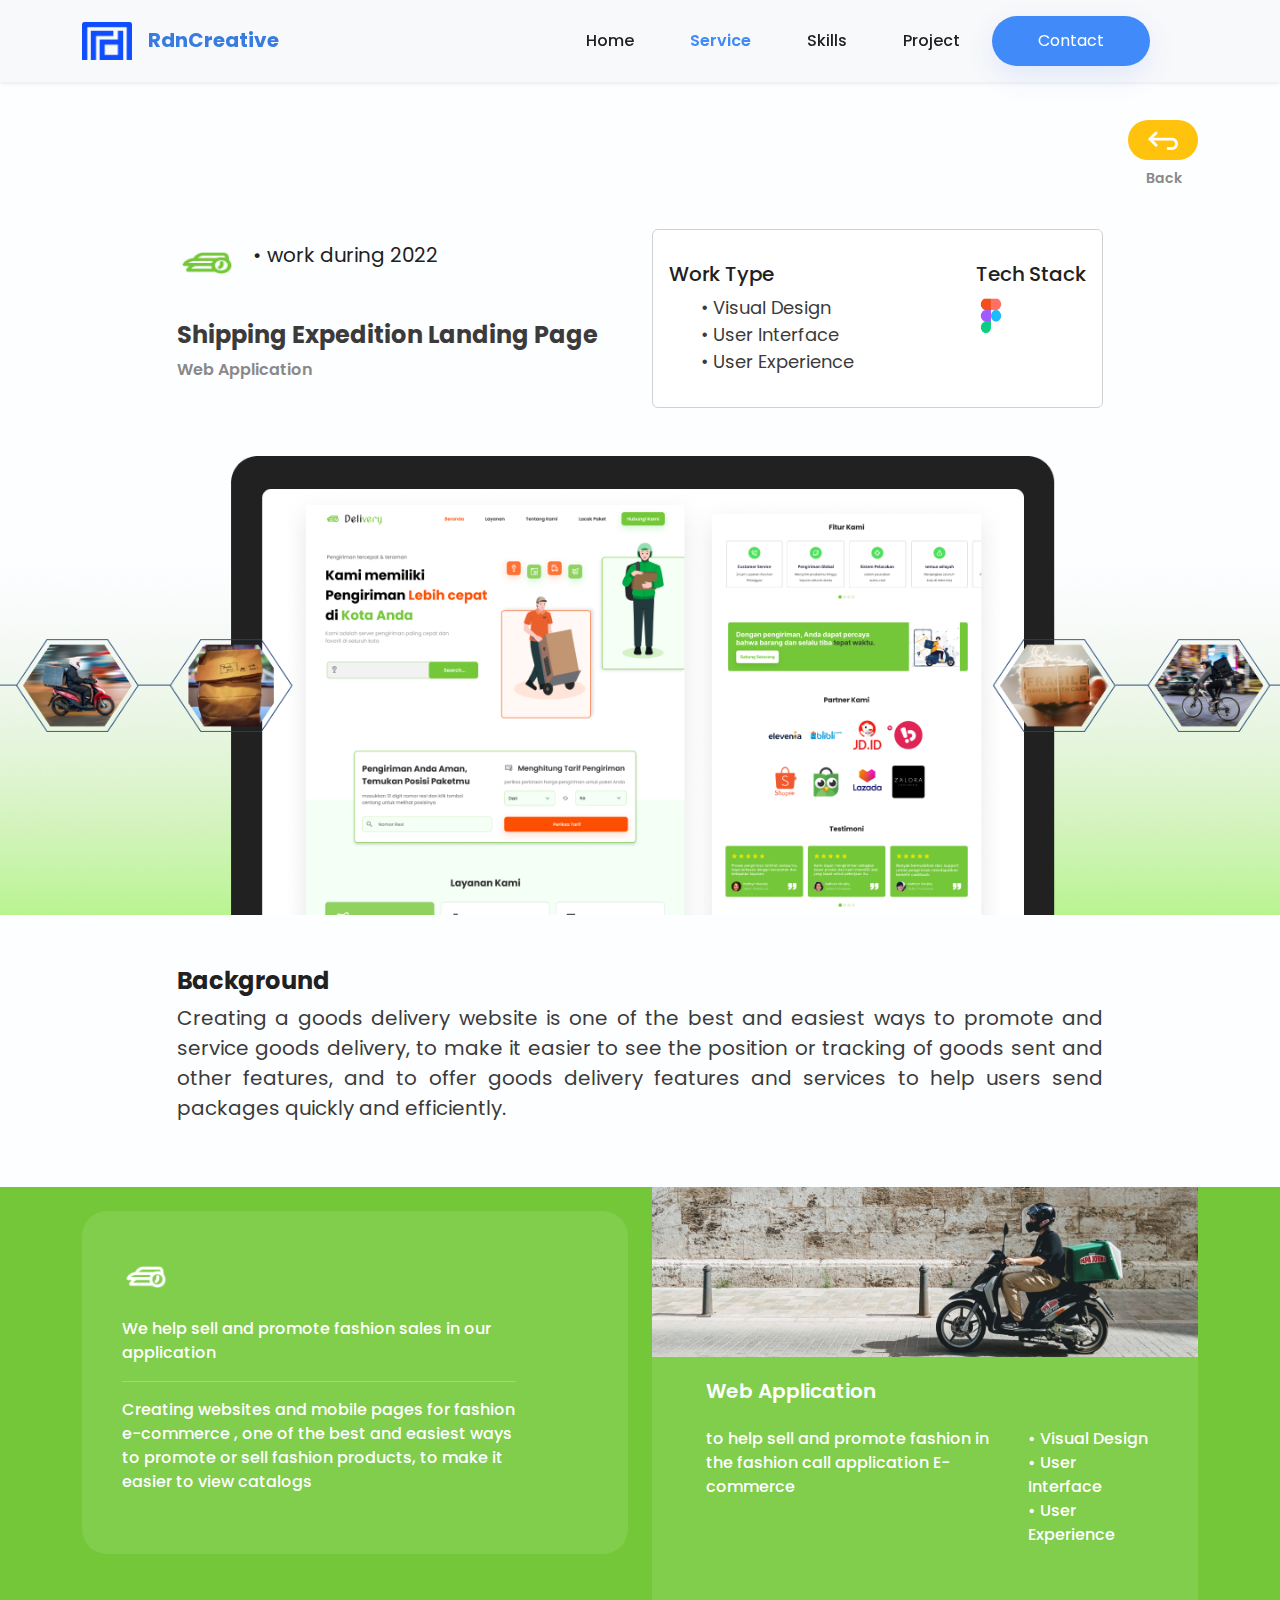
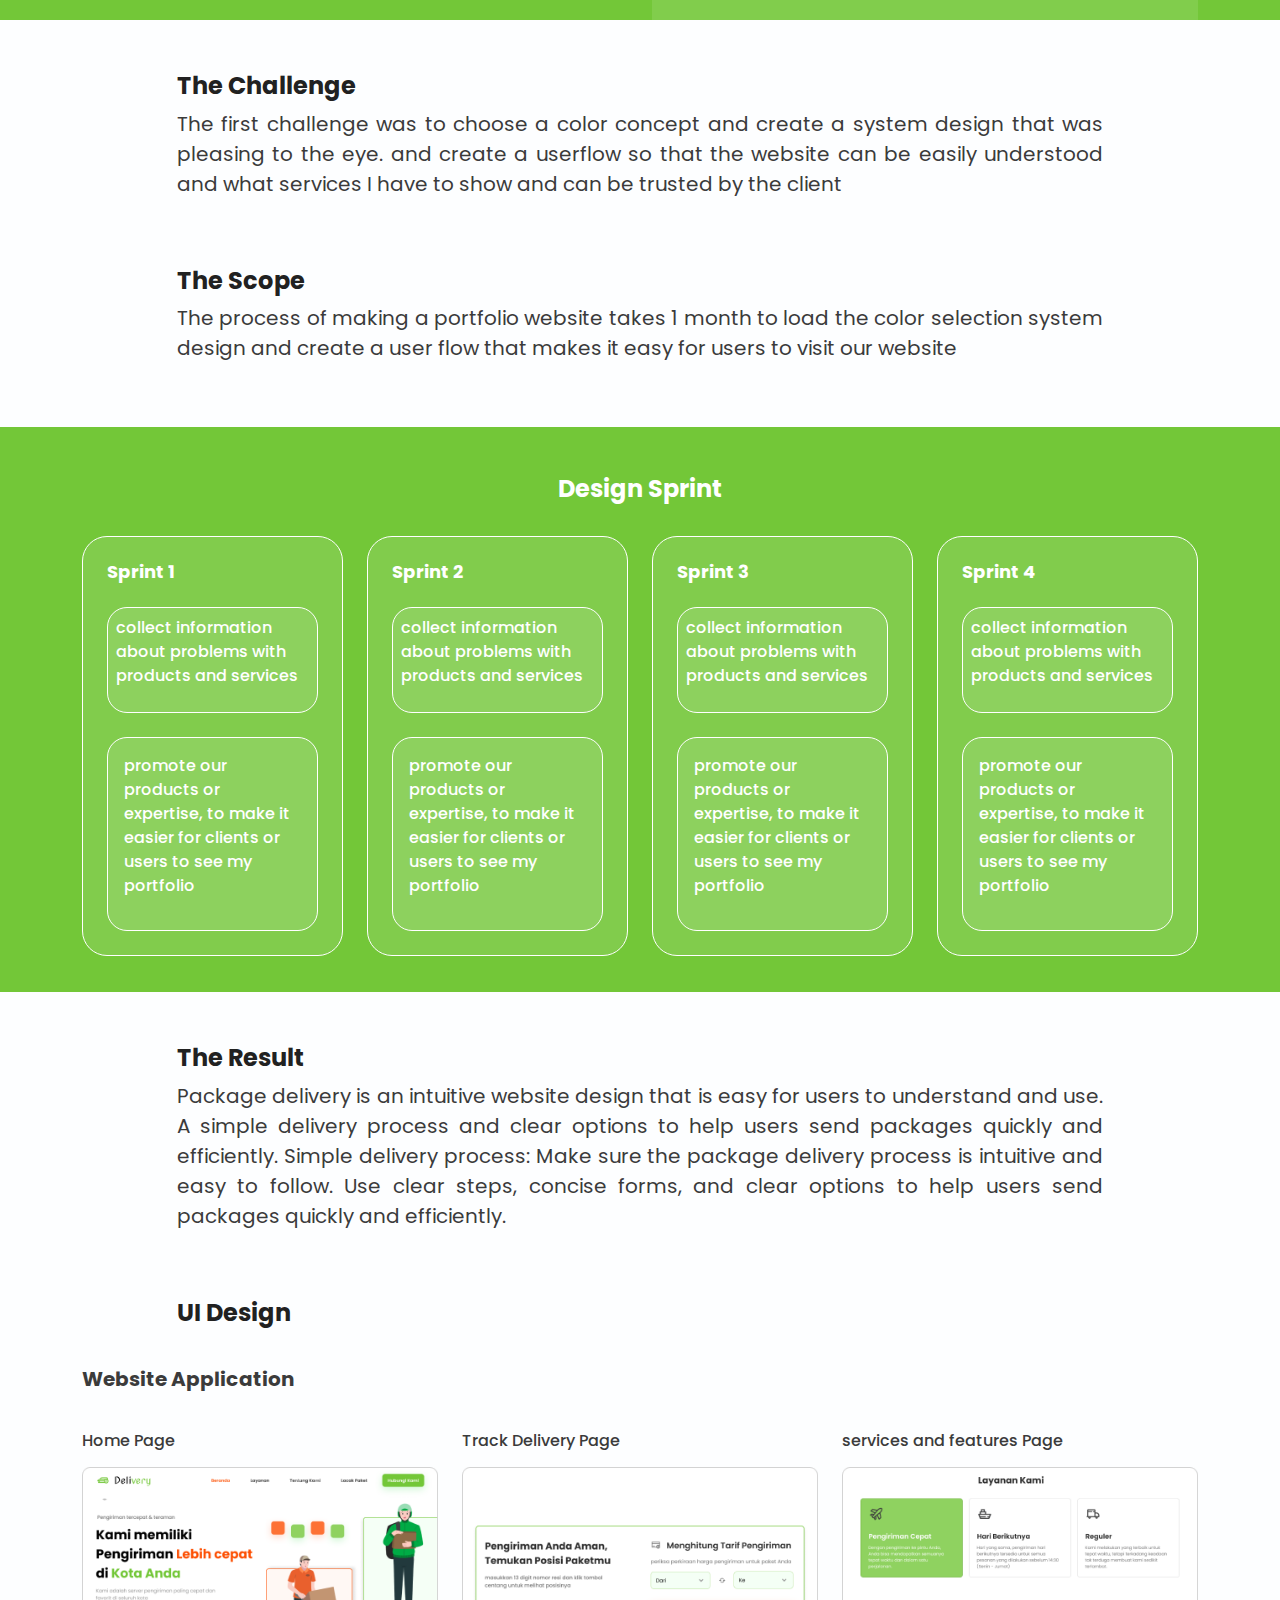
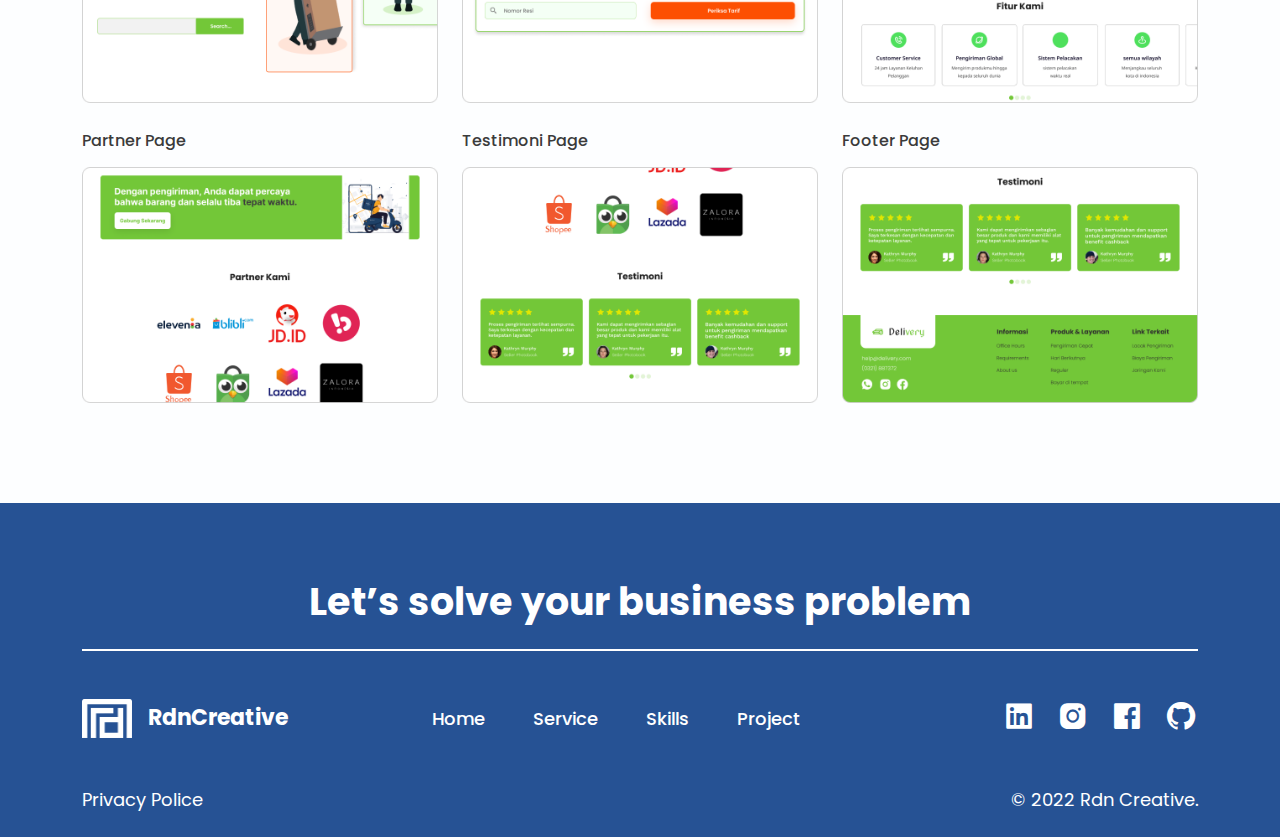
<file: Menu/detailuiux-2.html>
<!DOCTYPE html>
<html lang="en">
  <head>
    <meta charset="UTF-8" />
    <meta http-equiv="X-UA-Compatible" content="IE=edge" />
    <meta name="viewport" content="width=device-width, initial-scale=1.0" />

    <link rel="stylesheet" href="../Bootstrap/dist/css/bootstrap.min.css" />

    <link rel="stylesheet" href="../Style/main.css" />

    <link
      href="https://unpkg.com/boxicons@2.1.4/css/boxicons.min.css"
      rel="stylesheet"
    />

    <link rel="stylesheet" href="https://unpkg.com/aos@next/dist/aos.css" />

    <link rel="icon" type="images" href="../Images/icon.png" />

    <title>RdnCreative</title>
  </head>
  <body>
    <nav
      class="navbar navbar-expand-lg navbar-light bg-light py-3 shadow-sm fixed-top"
    >
      <div class="container">
        <a class="navbar-brand align-items-center" href="../index.html"
          ><img
            src="../Images/RDN Logo.png"
            alt=""
            width="50"
            class="me-3"
          />RdnCreative</a
        >
        <button
          class="navbar-toggler"
          type="button"
          data-bs-toggle="collapse"
          data-bs-target="#navbarNav"
          aria-controls="navbarNav"
          aria-expanded="false"
          aria-label="Toggle navigation"
        >
          <span class="navbar-toggler-icon"></span>
        </button>
        <div class="collapse navbar-collapse" id="navbarNav">
          <ul class="navbar-nav ms-auto align-items-lg-center" id="navbar-spy">
            <li class="nav-item me-lg-4 ms-3">
              <a class="nav-link" aria-current="page" href="../index.html#home"
                >Home</a
              >
            </li>
            <li class="nav-item me-lg-4 ms-3">
              <a class="nav-link active" href="../index.html#service"
                >Service</a
              >
            </li>
            <li class="nav-item me-lg-4 ms-3">
              <a class="nav-link" href="../index.html#skills">Skills</a>
            </li>
            <li class="nav-item me-lg-4 ms-3">
              <a class="nav-link" href="../index.html#project">Project</a>
            </li>
            <a href="../index.html#contact"
              ><button class="btn me-lg-5 me-0 mt-lg-0 mt-3 btn-contact">
                Contact
              </button></a
            >
          </ul>
        </div>
      </div>
    </nav>

    <!-- button back -->
    <section class="btn-back">
      <div class="container">
        <div class="row">
          <div class="text-end">
            <a href="service-uiux.html"
              ><button class="btn">
                <img src="../Images/icon-back.png" alt="" />
              </button>
              <p class="text-back me-3 mt-2">Back</p></a
            >
          </div>
        </div>
      </div>
    </section>
    <!-- Akhir button back -->

    <!-- detail ui ux -->
    <section class="content-uiux mt-4">
      <div class="container">
        <div class="row d-flex align-items-center">
          <div class="col-12 col-lg-5 offset-lg-1">
            <div class="detail-work d-flex align-items-center">
              <img src="../Images/Logo Delivery.png" alt="" />
              <p class="ms-3">• work during 2022</p>
            </div>
            <h1 class="title-detailuiux">Shipping Expedition Landing Page</h1>
            <p class="sub-detailuiux">Web Application</p>
          </div>
          <div class="col-12 col-lg-5 mt-lg-0 mt-3">
            <div class="card p-3">
              <div class="body-card d-flex justify-content-between mt-3">
                <div class="work-type">
                  <h2>Work Type</h2>
                  <ul>
                    <li>• Visual Design</li>
                    <li>• User Interface</li>
                    <li>• User Experience</li>
                  </ul>
                </div>
                <div class="tech-stack">
                  <h2>Tech Stack</h2>
                  <img src="../Images/Logo figma.png" alt="" />
                </div>
              </div>
            </div>
          </div>
        </div>
      </div>

      <div class="container-fluid bg-portofolio mt-5 p-0">
        <img src="../Images/Detail UIUX 2.png" alt="" class="w-100 img-fluid" />
      </div>

      <div class="container header-background">
        <div class="row">
          <div class="col-lg-10 offset-lg-1 col-12">
            <h1>Background</h1>
            <p>
              Creating a goods delivery website is one of the best and easiest
              ways to promote and service goods delivery, to make it easier to
              see the position or tracking of goods sent and other features, and
              to offer goods delivery features and services to help users send
              packages quickly and efficiently.
            </p>
          </div>
        </div>
      </div>

      <div class="introduction-uiux-2 mt-5">
        <div class="container">
          <div class="row">
            <div class="col-lg-6 col-12">
              <div class="introduction-1 my-4">
                <img src="../Images/Logo Delivery White.png" alt="" />
                <p class="mt-3">
                  We help sell and promote fashion sales in our application
                </p>
                <hr />
                <p>
                  Creating websites and mobile pages for fashion e-commerce ,
                  one of the best and easiest ways to promote or sell fashion
                  products, to make it easier to view catalogs
                </p>
              </div>
            </div>
            <div class="col-lg-6 col-12">
              <div class="introduction-2">
                <img
                  src="../Images/introduction background 2.png"
                  alt=""
                  class="w-100"
                />
                <div class="stack-uiux">
                  <h1>Web Application</h1>
                  <div class="d-flex justify-content-between mt-4">
                    <p>
                      to help sell and promote fashion in <br />
                      the fashion call application E-commerce
                    </p>
                    <ul>
                      <li>• Visual Design</li>
                      <li>• User Interface</li>
                      <li>• User Experience</li>
                    </ul>
                  </div>
                </div>
              </div>
            </div>
          </div>
        </div>
      </div>

      <div class="container header-challenge">
        <div class="row">
          <div class="col-lg-10 offset-lg-1 col-12">
            <h1>The Challenge</h1>
            <p>
              The first challenge was to choose a color concept and create a
              system design that was pleasing to the eye. and create a userflow
              so that the website can be easily understood and what services I
              have to show and can be trusted by the client
            </p>
          </div>
        </div>
      </div>

      <div class="container header-scope">
        <div class="row">
          <div class="col-lg-10 offset-lg-1 col-12">
            <h1>The Scope</h1>
            <p>
              The process of making a portfolio website takes 1 month to load
              the color selection system design and create a user flow that
              makes it easy for users to visit our website
            </p>
          </div>
        </div>
      </div>

      <div class="design-sprint-2 mt-5">
        <div class="container">
          <div class="row text-center text-white">
            <div class="col-12 mt-5">
              <h1>Design Sprint</h1>
            </div>
          </div>

          <div class="row">
            <div class="col-lg-3 col-md-6 col-12">
              <div class="card-sprint mt-4 p-4">
                <h1 class="">Sprint 1</h1>
                <div class="body-sprint mt-4 p-2">
                  <p>
                    collect information about problems with products and
                    services
                  </p>
                </div>

                <div class="body-sprint mt-4 p-3">
                  <p>
                    promote our products or expertise, to make it easier for
                    clients or users to see my portfolio
                  </p>
                </div>
              </div>
            </div>

            <div class="col-lg-3 col-md-6 col-12">
              <div class="card-sprint mt-4 p-4">
                <h1 class="">Sprint 2</h1>
                <div class="body-sprint mt-4 p-2">
                  <p>
                    collect information about problems with products and
                    services
                  </p>
                </div>

                <div class="body-sprint mt-4 p-3">
                  <p>
                    promote our products or expertise, to make it easier for
                    clients or users to see my portfolio
                  </p>
                </div>
              </div>
            </div>

            <div class="col-lg-3 col-md-6 col-12">
              <div class="card-sprint mt-4 p-4">
                <h1 class="">Sprint 3</h1>
                <div class="body-sprint mt-4 p-2">
                  <p>
                    collect information about problems with products and
                    services
                  </p>
                </div>

                <div class="body-sprint mt-4 p-3">
                  <p>
                    promote our products or expertise, to make it easier for
                    clients or users to see my portfolio
                  </p>
                </div>
              </div>
            </div>

            <div class="col-lg-3 col-md-6 col-12">
              <div class="card-sprint mt-4 p-4">
                <h1 class="">Sprint 4</h1>
                <div class="body-sprint mt-4 p-2">
                  <p>
                    collect information about problems with products and
                    services
                  </p>
                </div>

                <div class="body-sprint mt-4 p-3">
                  <p>
                    promote our products or expertise, to make it easier for
                    clients or users to see my portfolio
                  </p>
                </div>
              </div>
            </div>
          </div>
        </div>
      </div>

      <div class="container header-result">
        <div class="row">
          <div class="col-lg-10 offset-lg-1 col-12">
            <h1>The Result</h1>
            <p>
              Package delivery is an intuitive website design that is easy for
              users to understand and use. A simple delivery process and clear
              options to help users send packages quickly and efficiently.
              Simple delivery process: Make sure the package delivery process is
              intuitive and easy to follow. Use clear steps, concise forms, and
              clear options to help users send packages quickly and efficiently.
            </p>
          </div>
        </div>
      </div>

      <div class="container header-design">
        <div class="row">
          <div class="col-lg-10 offset-lg-1 col-12">
            <h1>UI Design</h1>
          </div>
        </div>
        <div class="row">
          <div class="col-12">
            <h3>Website Application</h3>
          </div>
        </div>
        <div class="row">
          <div class="col-lg-4 col-md-6 col-12">
            <h5>Home Page</h5>
            <img src="../Images/UIUX-Delvery 1.png" alt="" class="mt-2 w-100" />
          </div>

          <div class="col-lg-4 col-md-6 col-12">
            <h5>Track Delivery Page</h5>
            <img src="../Images/UIUX-Delvery 2.png" alt="" class="mt-2 w-100" />
          </div>

          <div class="col-lg-4 col-md-6 col-12">
            <h5>services and features Page</h5>
            <img src="../Images/UIUX-Delvery 3.png" alt="" class="mt-2 w-100" />
          </div>

          <div class="col-lg-4 col-md-6 col-12">
            <h5>Partner Page</h5>
            <img src="../Images/UIUX-Delvery 4.png" alt="" class="mt-2 w-100" />
          </div>

          <div class="col-lg-4 col-md-6 col-12">
            <h5>Testimoni Page</h5>
            <img src="../Images/UIUX-Delvery 5.png" alt="" class="mt-2 w-100" />
          </div>

          <div class="col-lg-4 col-md-6 col-12">
            <h5>Footer Page</h5>
            <img src="../Images/UIUX-Delvery 6.png" alt="" class="mt-2 w-100" />
          </div>
        </div>
      </div>
    </section>
    <!-- akhir detail ui ux -->

    <!-- footer -->
    <footer>
      <div class="container py-4">
        <div class="row">
          <div class="col-12 text-center mt-5">
            <h1 class="title-footer text-white mt-1">
              Let’s solve your business problem
            </h1>
            <div class="line-footer mt-4"></div>
          </div>
        </div>
        <div class="row mt-5 align-items-center">
          <div class="col-lg-3 col-12">
            <a class="align-items-center logo-footer" href="../index.html"
              ><img
                src="../Images/RDN Logo white.png"
                alt=""
                width="50"
                class="me-3"
              />RdnCreative</a
            >
          </div>
          <div class="col-lg-6 col-md-6 col-12 mt-lg-0 mt-4">
            <div class="item-footer">
              <div class="d-flex justify-content-center">
                <a href="../index.html#home" class="me-lg-5 me-4">Home</a>
                <a href="../index.html#service" class="me-lg-5 me-4">Service</a>
                <a href="../index.html#skills" class="me-lg-5 me-4">Skills</a>
                <a href="../index.html#project" class="me-lg-5 me-4">Project</a>
              </div>
            </div>
          </div>
          <div class="col-lg-3 col-md-6 col-12 mt-lg-0 mt-4">
            <div class="icon-footer text-lg-end text-center">
              <a
                href="https://www.linkedin.com/in/rafi-uddin-503392233/"
                target="_blank"
                ><i class="bx bxl-linkedin-square"></i
              ></a>
              <a href="https://www.instagram.com/rdndesain/" target="_blank"
                ><i class="bx bxl-instagram-alt ms-3"></i
              ></a>
              <a href="https://www.facebook.com/Rafiuddin230" target="_blank"
                ><i class="bx bxl-facebook-square ms-3"></i
              ></a>
              <a href="https://github.com/Rafiuddin230" target="_blank"
                ><i class="bx bxl-github ms-3"></i
              ></a>
            </div>
          </div>
        </div>
        <div class="row mt-5">
          <div
            class="footer-copyright d-flex align-items-center justify-content-between"
          >
            <a href="#">Privacy Police</a>
            <a href="#">© 2022 Rdn Creative.</a>
          </div>
        </div>
      </div>
    </footer>
    <!-- Akhir footer -->

    <!-- jquery -->
    <!-- jquery  -->
    <script
      src="https://cdnjs.cloudflare.com/ajax/libs/jquery/3.6.1/jquery.min.js"
      integrity="sha512-aVKKRRi/Q/YV+4mjoKBsE4x3H+BkegoM/em46NNlCqNTmUYADjBbeNefNxYV7giUp0VxICtqdrbqU7iVaeZNXA=="
      crossorigin="anonymous"
      referrerpolicy="no-referrer"
    ></script>

    <script src="https://unpkg.com/aos@next/dist/aos.js"></script>

    <script src="../Bootstrap/dist/js/bootstrap.bundle.min.js"></script>
    <script src="../Js/script.js"></script>
  </body>
</html>
</file>
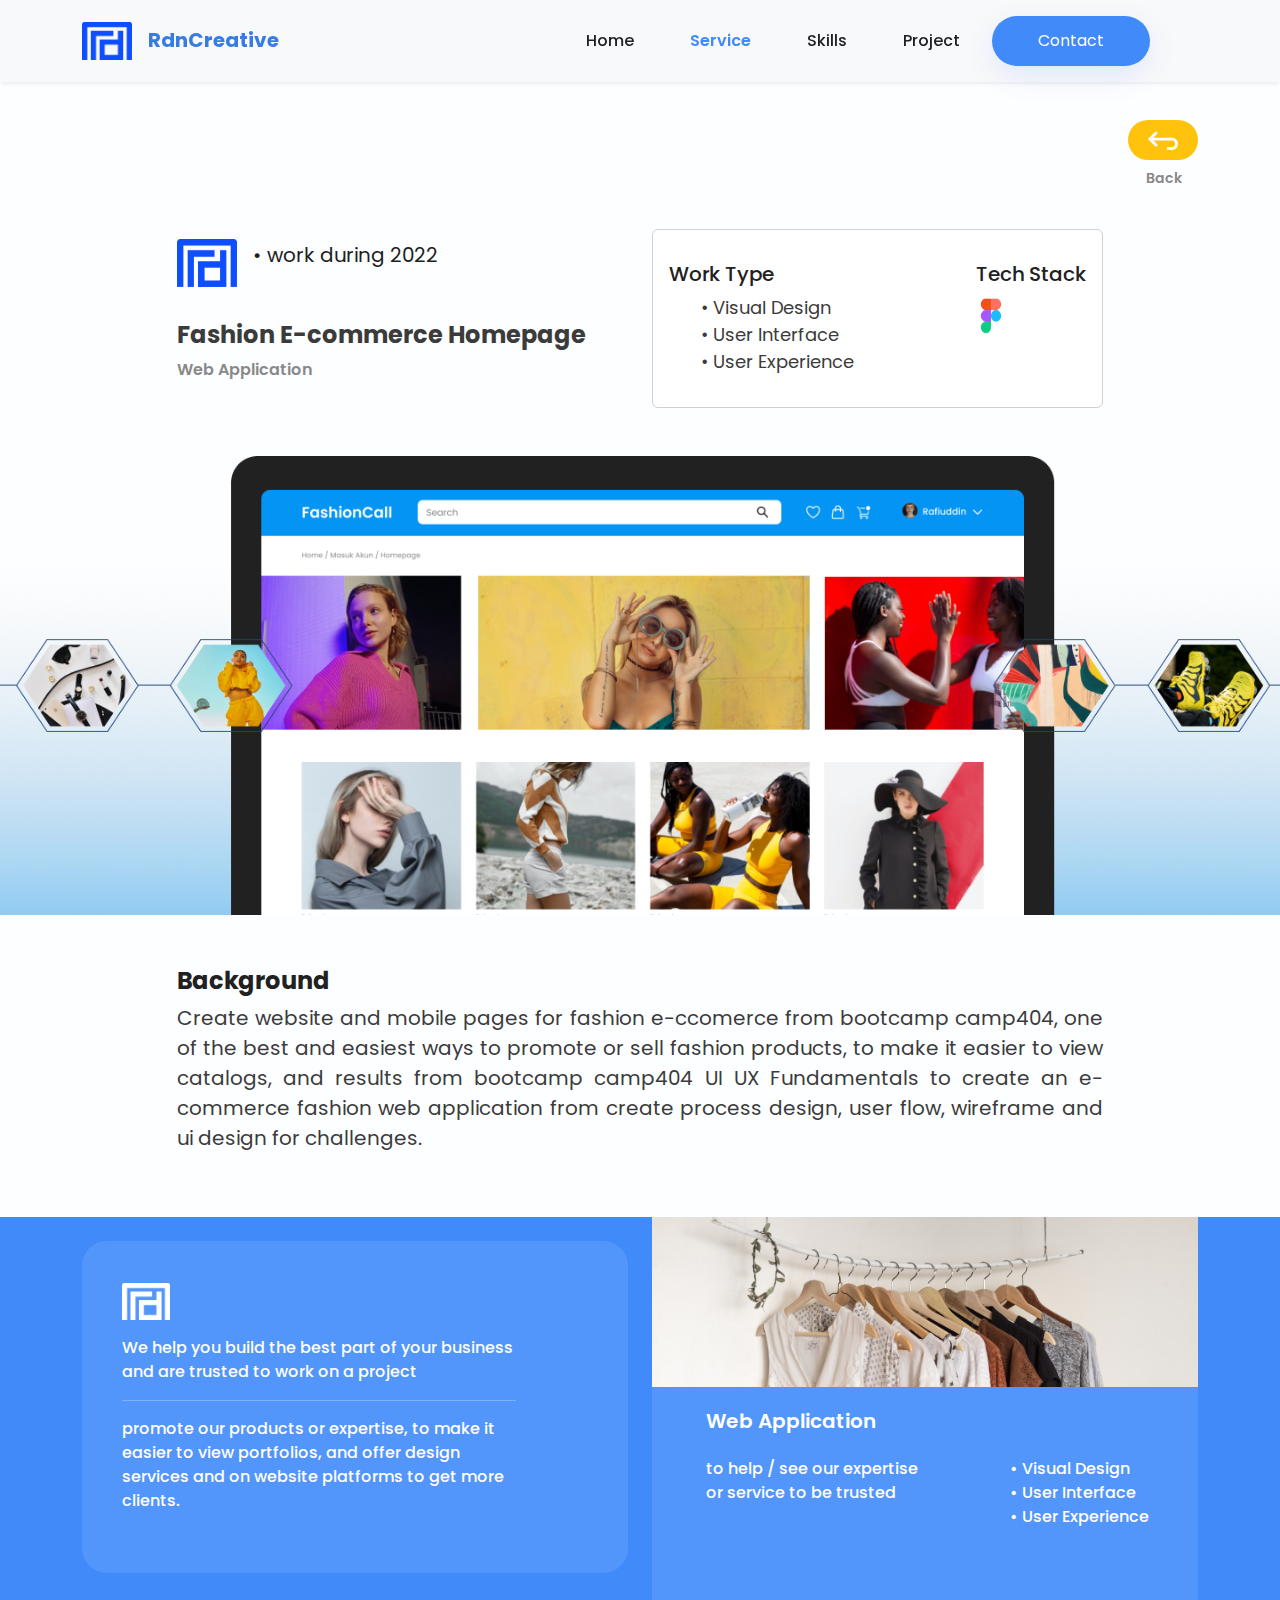
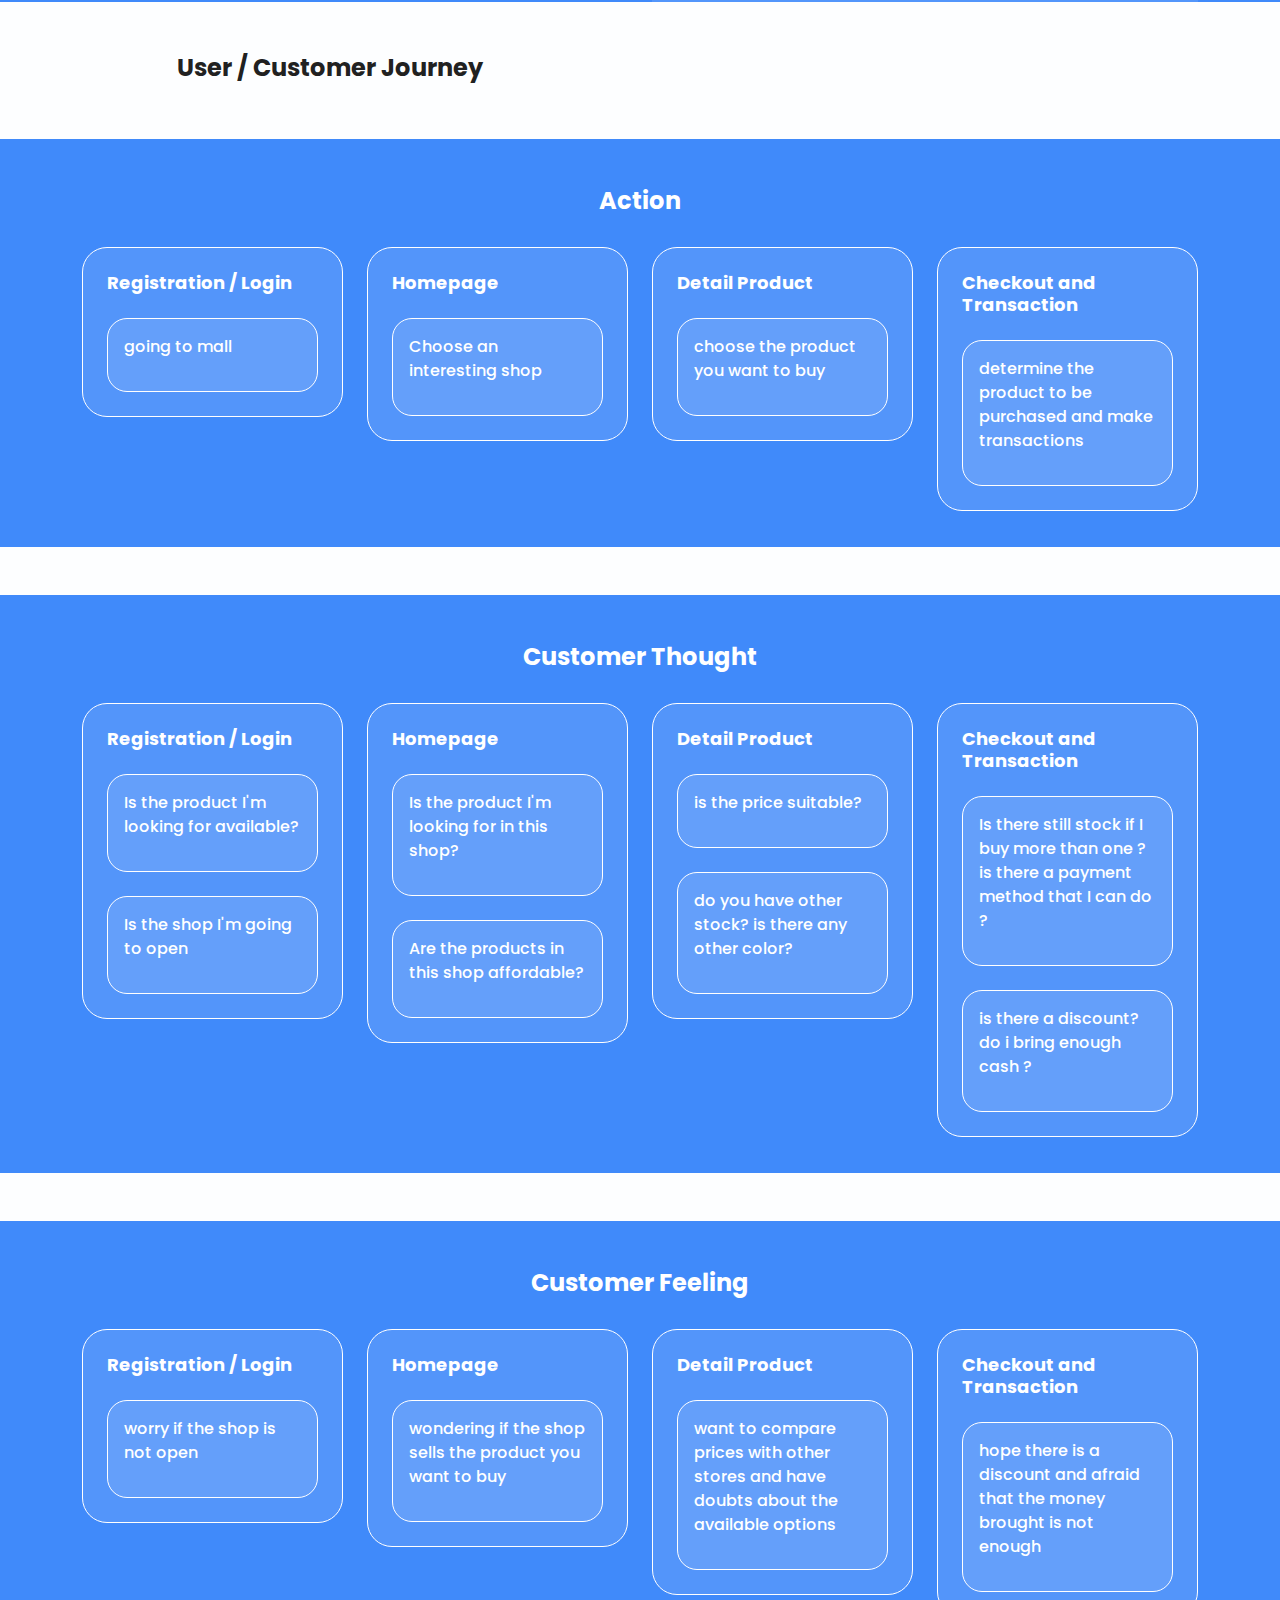
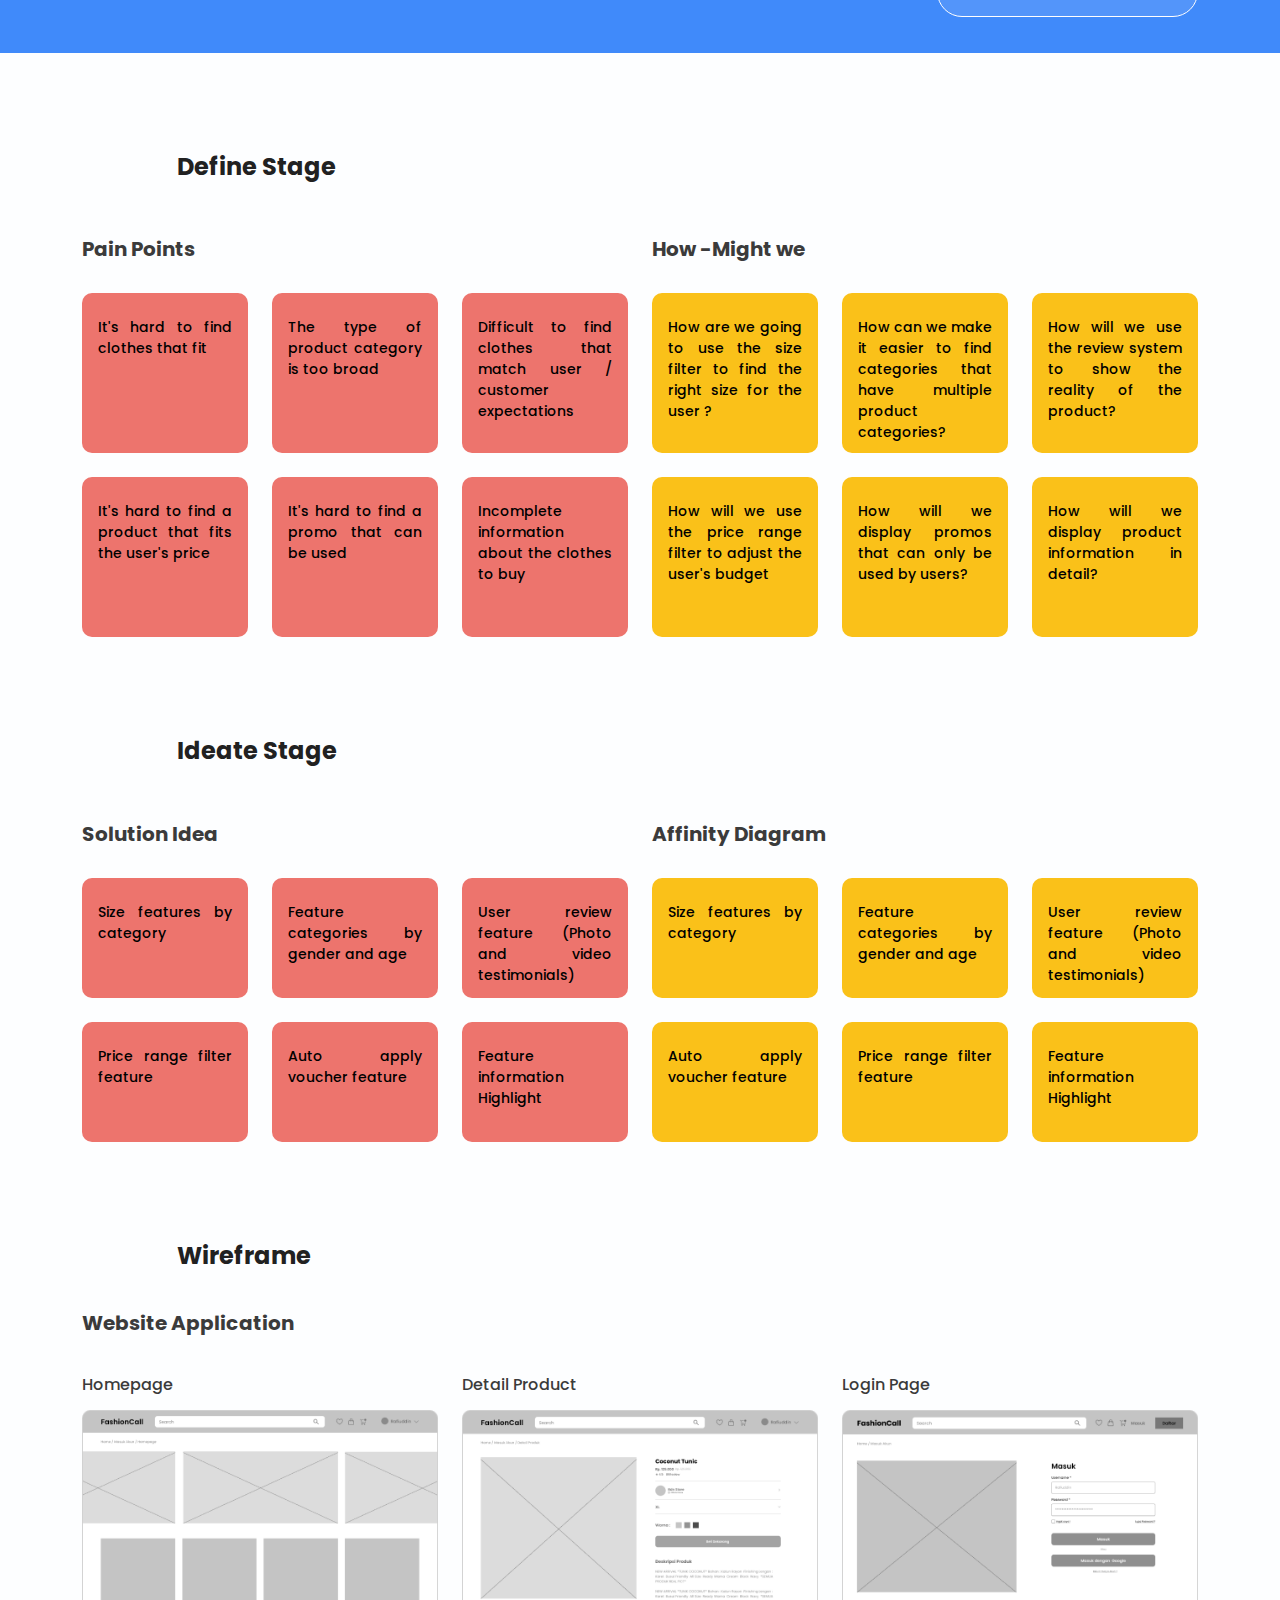
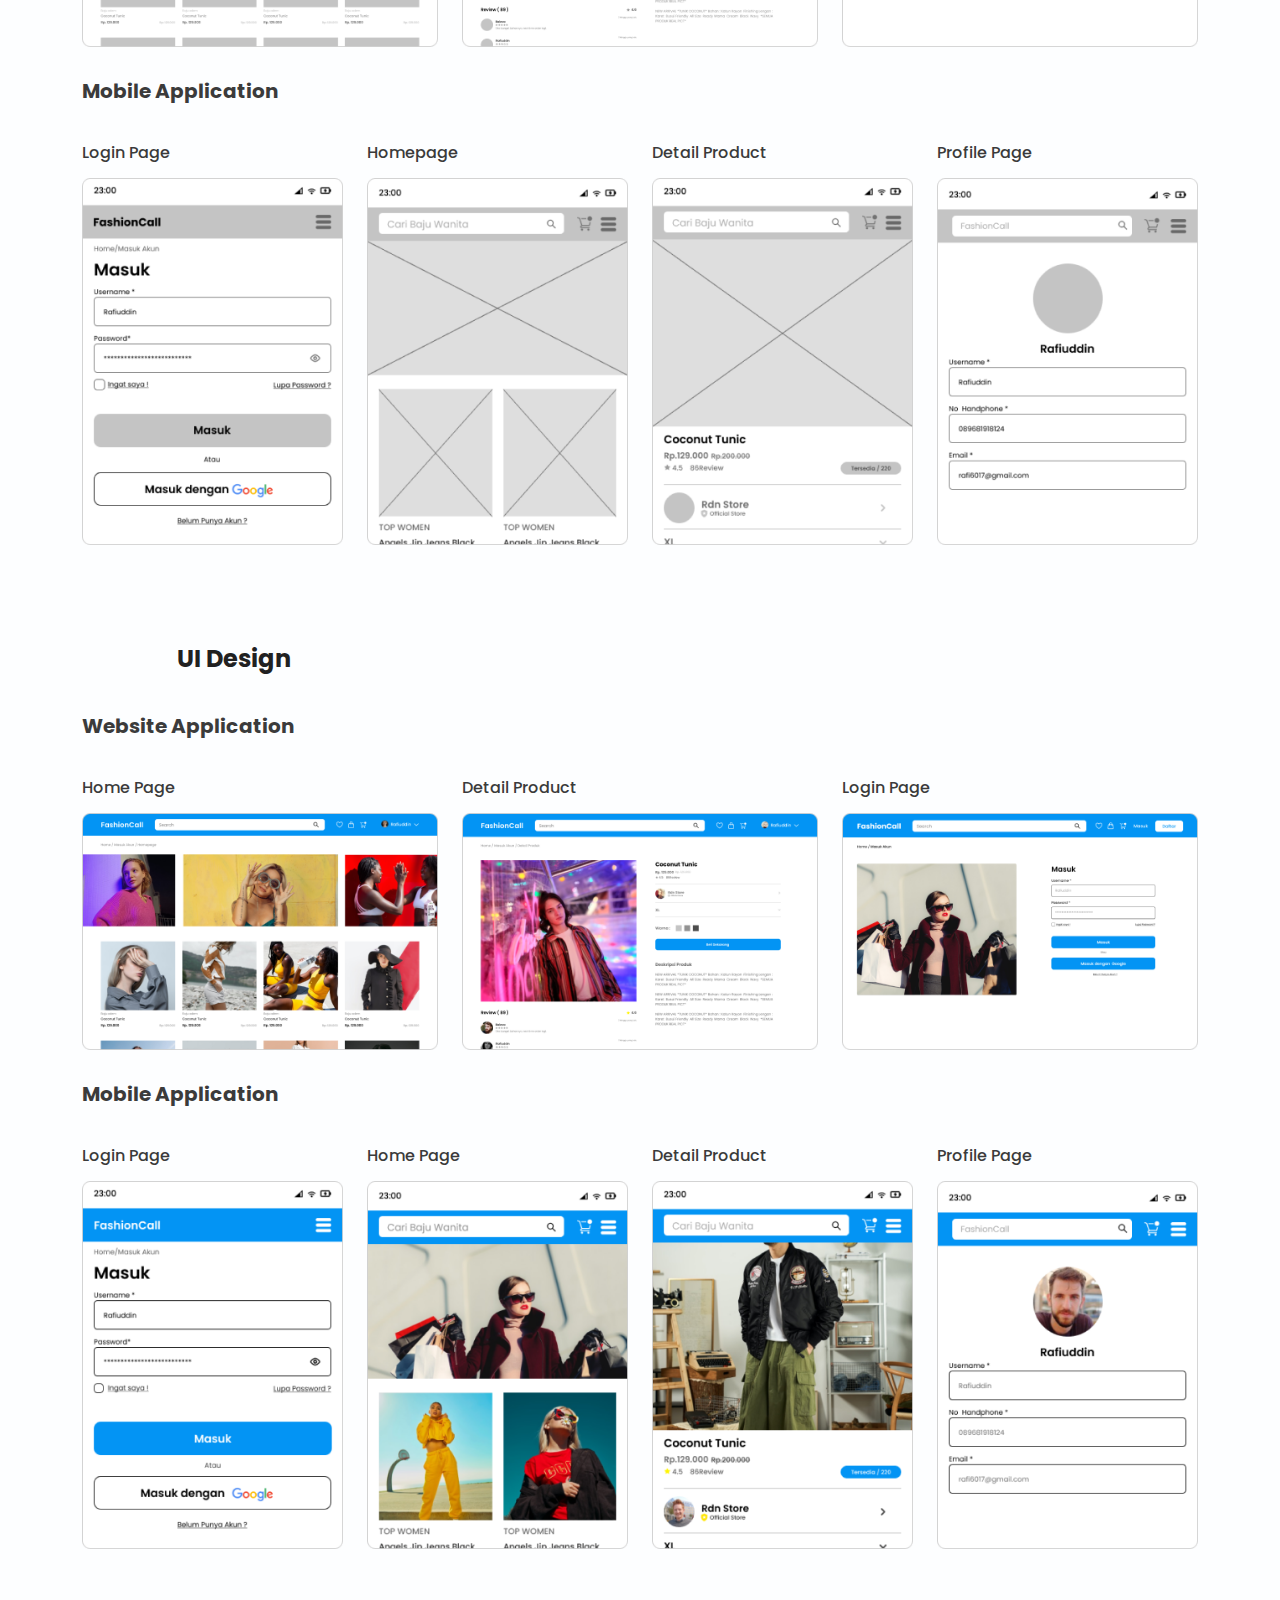
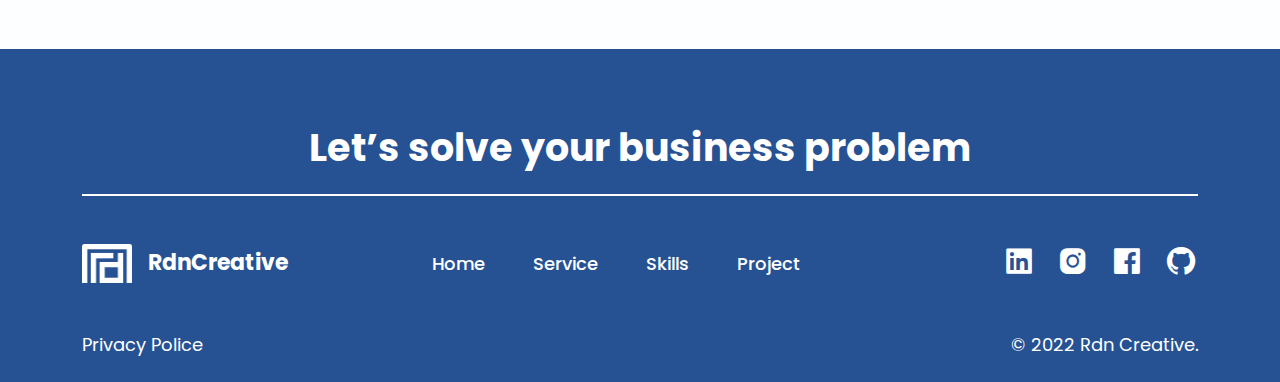
<file: Menu/detailuiux-3.html>
<!DOCTYPE html>
<html lang="en">
  <head>
    <meta charset="UTF-8" />
    <meta http-equiv="X-UA-Compatible" content="IE=edge" />
    <meta name="viewport" content="width=device-width, initial-scale=1.0" />

    <link rel="stylesheet" href="../Bootstrap/dist/css/bootstrap.min.css" />

    <link rel="stylesheet" href="../Style/main.css" />

    <link
      href="https://unpkg.com/boxicons@2.1.4/css/boxicons.min.css"
      rel="stylesheet"
    />

    <link rel="stylesheet" href="https://unpkg.com/aos@next/dist/aos.css" />

    <link rel="icon" type="images" href="../Images/icon.png" />

    <title>RdnCreative</title>
  </head>
  <body>
    <nav
      class="navbar navbar-expand-lg navbar-light bg-light py-3 shadow-sm fixed-top"
    >
      <div class="container">
        <a class="navbar-brand align-items-center" href="../index.html"
          ><img
            src="../Images/RDN Logo.png"
            alt=""
            width="50"
            class="me-3"
          />RdnCreative</a
        >
        <button
          class="navbar-toggler"
          type="button"
          data-bs-toggle="collapse"
          data-bs-target="#navbarNav"
          aria-controls="navbarNav"
          aria-expanded="false"
          aria-label="Toggle navigation"
        >
          <span class="navbar-toggler-icon"></span>
        </button>
        <div class="collapse navbar-collapse" id="navbarNav">
          <ul class="navbar-nav ms-auto align-items-lg-center" id="navbar-spy">
            <li class="nav-item me-lg-4 ms-3">
              <a class="nav-link" aria-current="page" href="../index.html#home"
                >Home</a
              >
            </li>
            <li class="nav-item me-lg-4 ms-3">
              <a class="nav-link active" href="../index.html#service"
                >Service</a
              >
            </li>
            <li class="nav-item me-lg-4 ms-3">
              <a class="nav-link" href="../index.html#skills">Skills</a>
            </li>
            <li class="nav-item me-lg-4 ms-3">
              <a class="nav-link" href="../index.html#project">Project</a>
            </li>
            <a href="../index.html#contact"
              ><button class="btn me-lg-5 me-0 mt-lg-0 mt-3 btn-contact">
                Contact
              </button></a
            >
          </ul>
        </div>
      </div>
    </nav>

    <!-- button back -->
    <section class="btn-back">
      <div class="container">
        <div class="row">
          <div class="text-end">
            <a href="service-uiux.html"
              ><button class="btn">
                <img src="../Images/icon-back.png" alt="" />
              </button>
              <p class="text-back me-3 mt-2">Back</p></a
            >
          </div>
        </div>
      </div>
    </section>
    <!-- Akhir button back -->

    <!-- detail ui ux -->
    <section class="content-uiux mt-4">
      <div class="container">
        <div class="row d-flex align-items-center">
          <div class="col-12 col-lg-5 offset-lg-1">
            <div class="detail-work d-flex align-items-center">
              <img src="../Images/icon.png" alt="" />
              <p class="ms-3">• work during 2022</p>
            </div>
            <h1 class="title-detailuiux">Fashion E-commerce Homepage</h1>
            <p class="sub-detailuiux">Web Application</p>
          </div>
          <div class="col-12 col-lg-5 mt-lg-0 mt-3">
            <div class="card p-3">
              <div class="body-card d-flex justify-content-between mt-3">
                <div class="work-type">
                  <h2>Work Type</h2>
                  <ul>
                    <li>• Visual Design</li>
                    <li>• User Interface</li>
                    <li>• User Experience</li>
                  </ul>
                </div>
                <div class="tech-stack">
                  <h2>Tech Stack</h2>
                  <img src="../Images/Logo figma.png" alt="" />
                </div>
              </div>
            </div>
          </div>
        </div>
      </div>

      <div class="container-fluid bg-portofolio mt-5 p-0">
        <img src="../Images/Detail UIUX 3.png" alt="" class="w-100 img-fluid" />
      </div>

      <div class="container header-background">
        <div class="row">
          <div class="col-lg-10 offset-lg-1 col-12">
            <h1>Background</h1>
            <p>
              Create website and mobile pages for fashion e-ccomerce from
              bootcamp camp404, one of the best and easiest ways to promote or
              sell fashion products, to make it easier to view catalogs, and
              results from bootcamp camp404 UI UX Fundamentals to create an
              e-commerce fashion web application from create process design,
              user flow, wireframe and ui design for challenges.
            </p>
          </div>
        </div>
      </div>

      <div class="introduction-uiux mt-5">
        <div class="container">
          <div class="row">
            <div class="col-lg-6 col-12">
              <div class="introduction-1 my-4">
                <img src="../Images/RDN Logo white.png" alt="" />
                <p class="mt-3">
                  We help you build the best part of your business and are
                  trusted to work on a project
                </p>
                <hr />
                <p>
                  promote our products or expertise, to make it easier to view
                  portfolios, and offer design services and on website platforms
                  to get more clients.
                </p>
              </div>
            </div>
            <div class="col-lg-6 col-12">
              <div class="introduction-2">
                <img
                  src="../Images/introduction background 3.png"
                  alt=""
                  class="w-100"
                />
                <div class="stack-uiux">
                  <h1>Web Application</h1>
                  <div class="d-flex justify-content-between mt-4">
                    <p>
                      to help / see our expertise <br />
                      or service to be trusted
                    </p>
                    <ul>
                      <li>• Visual Design</li>
                      <li>• User Interface</li>
                      <li>• User Experience</li>
                    </ul>
                  </div>
                </div>
              </div>
            </div>
          </div>
        </div>
      </div>

      <div class="container header-user">
        <div class="row">
          <div class="col-lg-10 offset-lg-1 col-12">
            <h1>User / Customer Journey</h1>
          </div>
        </div>
      </div>

      <div class="design-sprint mt-5">
        <div class="container">
          <div class="row text-center text-white">
            <div class="col-12 mt-5">
              <h1>Action</h1>
            </div>
          </div>

          <div class="row">
            <div class="col-lg-3 col-md-6 col-12">
              <div class="card-sprint mt-4 p-4">
                <h1 class="">Registration / Login</h1>
                <div class="body-sprint mt-4 p-3">
                  <p>going to mall</p>
                </div>
              </div>
            </div>

            <div class="col-lg-3 col-md-6 col-12">
              <div class="card-sprint mt-4 p-4">
                <h1 class="">Homepage</h1>
                <div class="body-sprint mt-4 p-3">
                  <p>Choose an interesting shop</p>
                </div>
              </div>
            </div>

            <div class="col-lg-3 col-md-6 col-12">
              <div class="card-sprint mt-4 p-4">
                <h1 class="">Detail Product</h1>
                <div class="body-sprint mt-4 p-3">
                  <p>choose the product you want to buy</p>
                </div>
              </div>
            </div>

            <div class="col-lg-3 col-md-6 col-12">
              <div class="card-sprint mt-4 p-4">
                <h1 class="">Checkout and Transaction</h1>
                <div class="body-sprint mt-4 p-3">
                  <p>
                    determine the product to be purchased and make transactions
                  </p>
                </div>
              </div>
            </div>
          </div>
        </div>
      </div>

      <div class="design-sprint mt-5">
        <div class="container">
          <div class="row text-center text-white">
            <div class="col-12 mt-5">
              <h1>Customer Thought</h1>
            </div>
          </div>

          <div class="row">
            <div class="col-lg-3 col-md-6 col-12">
              <div class="card-sprint mt-4 p-4">
                <h1 class="">Registration / Login</h1>
                <div class="body-sprint mt-4 p-3">
                  <p>Is the product I'm looking for available?</p>
                </div>

                <div class="body-sprint mt-4 p-3">
                  <p>Is the shop I'm going to open</p>
                </div>
              </div>
            </div>

            <div class="col-lg-3 col-md-6 col-12">
              <div class="card-sprint mt-4 p-4">
                <h1 class="">Homepage</h1>
                <div class="body-sprint mt-4 p-3">
                  <p>Is the product I'm looking for in this shop?</p>
                </div>

                <div class="body-sprint mt-4 p-3">
                  <p>Are the products in this shop affordable?</p>
                </div>
              </div>
            </div>

            <div class="col-lg-3 col-md-6 col-12">
              <div class="card-sprint mt-4 p-4">
                <h1 class="">Detail Product</h1>
                <div class="body-sprint mt-4 p-3">
                  <p>is the price suitable?</p>
                </div>

                <div class="body-sprint mt-4 p-3">
                  <p>do you have other stock? is there any other color?</p>
                </div>
              </div>
            </div>

            <div class="col-lg-3 col-md-6 col-12">
              <div class="card-sprint mt-4 p-4">
                <h1 class="">Checkout and Transaction</h1>
                <div class="body-sprint mt-4 p-3">
                  <p>
                    Is there still stock if I buy more than one ? is there a
                    payment method that I can do ?
                  </p>
                </div>

                <div class="body-sprint mt-4 p-3">
                  <p>is there a discount? do i bring enough cash ?</p>
                </div>
              </div>
            </div>
          </div>
        </div>
      </div>

      <div class="design-sprint mt-5">
        <div class="container">
          <div class="row text-center text-white">
            <div class="col-12 mt-5">
              <h1>Customer Feeling</h1>
            </div>
          </div>
          <div class="row">
            <div class="col-lg-3 col-md-6 col-12">
              <div class="card-sprint mt-4 p-4">
                <h1 class="">Registration / Login</h1>
                <div class="body-sprint mt-4 p-3">
                  <p>worry if the shop is not open</p>
                </div>
              </div>
            </div>

            <div class="col-lg-3 col-md-6 col-12">
              <div class="card-sprint mt-4 p-4">
                <h1 class="">Homepage</h1>
                <div class="body-sprint mt-4 p-3">
                  <p>wondering if the shop sells the product you want to buy</p>
                </div>
              </div>
            </div>

            <div class="col-lg-3 col-md-6 col-12">
              <div class="card-sprint mt-4 p-4">
                <h1 class="">Detail Product</h1>
                <div class="body-sprint mt-4 p-3">
                  <p>
                    want to compare prices with other stores and have doubts
                    about the available options
                  </p>
                </div>
              </div>
            </div>

            <div class="col-lg-3 col-md-6 col-12">
              <div class="card-sprint mt-4 p-4">
                <h1 class="">Checkout and Transaction</h1>
                <div class="body-sprint mt-4 p-3">
                  <p>
                    hope there is a discount and afraid that the money brought
                    is not enough
                  </p>
                </div>
              </div>
            </div>
          </div>
        </div>
      </div>

      <div class="container header-define mt-5">
        <div class="row">
          <div class="col-lg-10 offset-lg-1 col-12">
            <h1>Define Stage</h1>
          </div>
        </div>

        <div class="row">
          <div class="col-lg-12">
            <div class="row mt-lg-5 mt-2">
              <div class="col-lg-6 col-12 mt-4 mt-lg-0">
                <h2>Pain Points</h2>
                <div class="row">
                  <div class="col-lg-4 col-md-4 col-6">
                    <div class="card-pain p-3">
                      <p>It's hard to find clothes that fit</p>
                    </div>
                  </div>

                  <div class="col-lg-4 col-md-4 col-6">
                    <div class="card-pain p-3">
                      <p>The type of product category is too broad</p>
                    </div>
                  </div>

                  <div class="col-lg-4 col-md-4 col-6">
                    <div class="card-pain p-3">
                      <p>
                        Difficult to find clothes that match user / customer
                        expectations
                      </p>
                    </div>
                  </div>

                  <div class="col-lg-4 col-md-4 col-6">
                    <div class="card-pain p-3">
                      <p>
                        It's hard to find a product that fits the user's price
                      </p>
                    </div>
                  </div>

                  <div class="col-lg-4 col-md-4 col-6">
                    <div class="card-pain p-3">
                      <p>It's hard to find a promo that can be used</p>
                    </div>
                  </div>

                  <div class="col-lg-4 col-md-4 col-6">
                    <div class="card-pain p-3">
                      <p>Incomplete information about the clothes to buy</p>
                    </div>
                  </div>
                </div>
              </div>

              <div class="col-lg-6 col-12 mt-4 mt-lg-0">
                <h2>How -Might we</h2>
                <div class="row">
                  <div class="col-lg-4 col-md-4 col-6">
                    <div class="card-how p-3">
                      <p>
                        How are we going to use the size filter to find the
                        right size for the user ?
                      </p>
                    </div>
                  </div>

                  <div class="col-lg-4 col-md-4 col-6">
                    <div class="card-how p-3">
                      <p>
                        How can we make it easier to find categories that have
                        multiple product categories?
                      </p>
                    </div>
                  </div>

                  <div class="col-lg-4 col-md-4 col-6">
                    <div class="card-how p-3">
                      <p>
                        How will we use the review system to show the reality of
                        the product?
                      </p>
                    </div>
                  </div>

                  <div class="col-lg-4 col-md-4 col-6">
                    <div class="card-how p-3">
                      <p>
                        How will we use the price range filter to adjust the
                        user's budget
                      </p>
                    </div>
                  </div>

                  <div class="col-lg-4 col-md-4 col-6">
                    <div class="card-how p-3">
                      <p>
                        How will we display promos that can only be used by
                        users?
                      </p>
                    </div>
                  </div>

                  <div class="col-lg-4 col-md-4 col-6">
                    <div class="card-how p-3">
                      <p>How will we display product information in detail?</p>
                    </div>
                  </div>
                </div>
              </div>
            </div>
          </div>
        </div>
      </div>

      <div class="container header-idea mt-5">
        <div class="row">
          <div class="col-lg-10 offset-lg-1 col-12">
            <h1>Ideate Stage</h1>
          </div>
        </div>

        <div class="row">
          <div class="col-lg-12">
            <div class="row mt-2 mt-lg-5">
              <div class="col-lg-6 col-12 mt-4 mt-lg-0">
                <h2>Solution Idea</h2>
                <div class="row">
                  <div class="col-lg-4 col-md-4 col-6">
                    <div class="card-pain p-3">
                      <p>Size features by category</p>
                    </div>
                  </div>

                  <div class="col-lg-4 col-md-4 col-6">
                    <div class="card-pain p-3">
                      <p>Feature categories by gender and age</p>
                    </div>
                  </div>

                  <div class="col-lg-4 col-md-4 col-6">
                    <div class="card-pain p-3">
                      <p>User review feature (Photo and video testimonials)</p>
                    </div>
                  </div>

                  <div class="col-lg-4 col-md-4 col-6">
                    <div class="card-pain p-3">
                      <p>Price range filter feature</p>
                    </div>
                  </div>

                  <div class="col-lg-4 col-md-4 col-6">
                    <div class="card-pain p-3">
                      <p>Auto apply voucher feature</p>
                    </div>
                  </div>

                  <div class="col-lg-4 col-md-4 col-6">
                    <div class="card-pain p-3">
                      <p>Feature information Highlight</p>
                    </div>
                  </div>
                </div>
              </div>

              <div class="col-lg-6 col-12 mt-4 mt-lg-0">
                <h2>Affinity Diagram</h2>
                <div class="row">
                  <div class="col-lg-4 col-md-4 col-6">
                    <div class="card-how p-3">
                      <p>Size features by category</p>
                    </div>
                  </div>

                  <div class="col-lg-4 col-md-4 col-6">
                    <div class="card-how p-3">
                      <p>Feature categories by gender and age</p>
                    </div>
                  </div>

                  <div class="col-lg-4 col-md-4 col-6">
                    <div class="card-how p-3">
                      <p>User review feature (Photo and video testimonials)</p>
                    </div>
                  </div>

                  <div class="col-lg-4 col-md-4 col-6">
                    <div class="card-how p-3">
                      <p>Auto apply voucher feature</p>
                    </div>
                  </div>

                  <div class="col-lg-4 col-md-4 col-6">
                    <div class="card-how p-3">
                      <p>Price range filter feature</p>
                    </div>
                  </div>

                  <div class="col-lg-4 col-md-4 col-6">
                    <div class="card-how p-3">
                      <p>Feature information Highlight</p>
                    </div>
                  </div>
                </div>
              </div>
            </div>
          </div>
        </div>
      </div>

      <div class="container header-design mt-5">
        <div class="row">
          <div class="col-lg-10 offset-lg-1 col-12">
            <h1>Wireframe</h1>
          </div>
        </div>
        <div class="row">
          <div class="col-12">
            <h3>Website Application</h3>
          </div>
        </div>
        <div class="row">
          <div class="col-lg-4 col-md-6 col-12">
            <h5>Homepage</h5>
            <img
              src="../Images/Wireframe-Fashion 1.png"
              alt=""
              class="mt-2 w-100"
            />
          </div>

          <div class="col-lg-4 col-md-6 col-12">
            <h5>Detail Product</h5>
            <img
              src="../Images/Wireframe-Fashion 2.png"
              alt=""
              class="mt-2 w-100"
            />
          </div>

          <div class="col-lg-4 col-md-6 col-12">
            <h5>Login Page</h5>
            <img
              src="../Images/Wireframe-Fashion 3.png"
              alt=""
              class="mt-2 w-100"
            />
          </div>
        </div>

        <div class="row">
          <div class="col-12">
            <h3>Mobile Application</h3>
          </div>
        </div>
        <div class="row">
          <div class="col-lg-3 col-md-6 col-12">
            <h5>Login Page</h5>
            <img
              src="../Images/Wireframe-Fashion 4.png"
              alt=""
              class="mt-2 w-100"
            />
          </div>

          <div class="col-lg-3 col-md-6 col-12">
            <h5>Homepage</h5>
            <img
              src="../Images/Wireframe-Fashion 5.png"
              alt=""
              class="mt-2 w-100"
            />
          </div>

          <div class="col-lg-3 col-md-6 col-12">
            <h5>Detail Product</h5>
            <img
              src="../Images/Wireframe-Fashion 6.png"
              alt=""
              class="mt-2 w-100"
            />
          </div>

          <div class="col-lg-3 col-md-6 col-12">
            <h5>Profile Page</h5>
            <img
              src="../Images/Wireframe-Fashion 7.png"
              alt=""
              class="mt-2 w-100"
            />
          </div>
        </div>
      </div>

      <div class="container header-design mt-5">
        <div class="row">
          <div class="col-lg-10 offset-lg-1 col-12">
            <h1>UI Design</h1>
          </div>
        </div>
        <div class="row">
          <div class="col-12">
            <h3>Website Application</h3>
          </div>
        </div>
        <div class="row">
          <div class="col-lg-4 col-md-6 col-12">
            <h5>Home Page</h5>
            <img src="../Images/UI-Fashion 1.png" alt="" class="mt-2 w-100" />
          </div>

          <div class="col-lg-4 col-md-6 col-12">
            <h5>Detail Product</h5>
            <img src="../Images/UI-Fashion 2.png" alt="" class="mt-2 w-100" />
          </div>

          <div class="col-lg-4 col-md-6 col-12">
            <h5>Login Page</h5>
            <img src="../Images/UI-Fashion 3.png" alt="" class="mt-2 w-100" />
          </div>
        </div>

        <div class="row">
          <div class="col-12">
            <h3>Mobile Application</h3>
          </div>
        </div>
        <div class="row">
          <div class="col-lg-3 col-md-6 col-12">
            <h5>Login Page</h5>
            <img src="../Images/UI-Fashion 4.png" alt="" class="mt-2 w-100" />
          </div>

          <div class="col-lg-3 col-md-6 col-12">
            <h5>Home Page</h5>
            <img src="../Images/UI-Fashion 5.png" alt="" class="mt-2 w-100" />
          </div>

          <div class="col-lg-3 col-md-6 col-12">
            <h5>Detail Product</h5>
            <img src="../Images/UI-Fashion 6.png" alt="" class="mt-2 w-100" />
          </div>

          <div class="col-lg-3 col-md-6 col-12">
            <h5>Profile Page</h5>
            <img src="../Images/UI-Fashion 7.png" alt="" class="mt-2 w-100" />
          </div>
        </div>
      </div>
    </section>
    <!-- akhir detail ui ux -->

    <!-- footer -->
    <footer>
      <div class="container py-4">
        <div class="row">
          <div class="col-12 text-center mt-5">
            <h1 class="title-footer text-white mt-1">
              Let’s solve your business problem
            </h1>
            <div class="line-footer mt-4"></div>
          </div>
        </div>
        <div class="row mt-5 align-items-center">
          <div class="col-lg-3 col-12">
            <a class="align-items-center logo-footer" href="../index.html"
              ><img
                src="../Images/RDN Logo white.png"
                alt=""
                width="50"
                class="me-3"
              />RdnCreative</a
            >
          </div>
          <div class="col-lg-6 col-md-6 col-12 mt-lg-0 mt-4">
            <div class="item-footer">
              <div class="d-flex justify-content-center">
                <a href="../index.html#home" class="me-lg-5 me-4">Home</a>
                <a href="../index.html#service" class="me-lg-5 me-4">Service</a>
                <a href="../index.html#skills" class="me-lg-5 me-4">Skills</a>
                <a href="../index.html#project" class="me-lg-5 me-4">Project</a>
              </div>
            </div>
          </div>
          <div class="col-lg-3 col-md-6 col-12 mt-lg-0 mt-4">
            <div class="icon-footer text-lg-end text-center">
              <a
                href="https://www.linkedin.com/in/rafi-uddin-503392233/"
                target="_blank"
                ><i class="bx bxl-linkedin-square"></i
              ></a>
              <a href="https://www.instagram.com/rdndesain/" target="_blank"
                ><i class="bx bxl-instagram-alt ms-3"></i
              ></a>
              <a href="https://www.facebook.com/Rafiuddin230" target="_blank"
                ><i class="bx bxl-facebook-square ms-3"></i
              ></a>
              <a href="https://github.com/Rafiuddin230" target="_blank"
                ><i class="bx bxl-github ms-3"></i
              ></a>
            </div>
          </div>
        </div>
        <div class="row mt-5">
          <div
            class="footer-copyright d-flex align-items-center justify-content-between"
          >
            <a href="#">Privacy Police</a>
            <a href="#">© 2022 Rdn Creative.</a>
          </div>
        </div>
      </div>
    </footer>
    <!-- Akhir footer -->

    <!-- jquery -->
    <!-- jquery  -->
    <script
      src="https://cdnjs.cloudflare.com/ajax/libs/jquery/3.6.1/jquery.min.js"
      integrity="sha512-aVKKRRi/Q/YV+4mjoKBsE4x3H+BkegoM/em46NNlCqNTmUYADjBbeNefNxYV7giUp0VxICtqdrbqU7iVaeZNXA=="
      crossorigin="anonymous"
      referrerpolicy="no-referrer"
    ></script>

    <script src="https://unpkg.com/aos@next/dist/aos.js"></script>

    <script src="../Bootstrap/dist/js/bootstrap.bundle.min.js"></script>
    <script src="../Js/script.js"></script>
  </body>
</html>
</file>
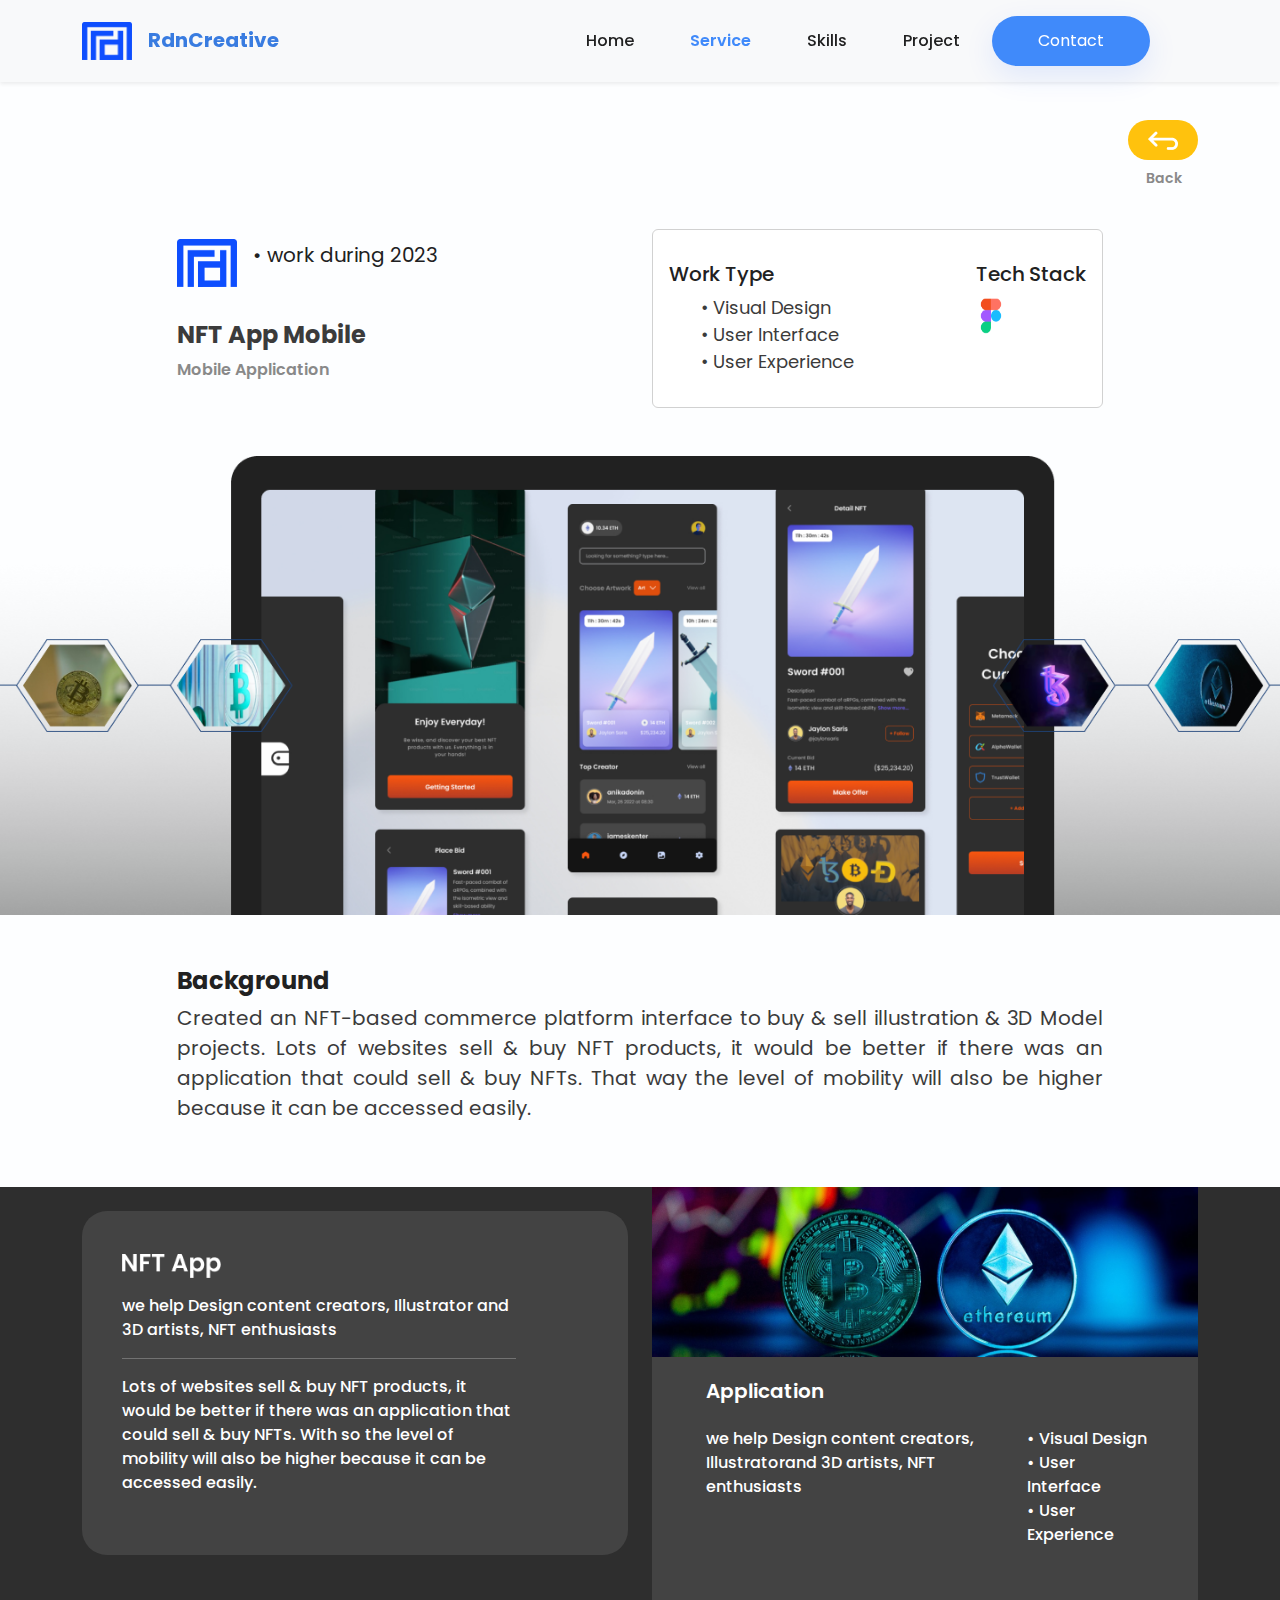
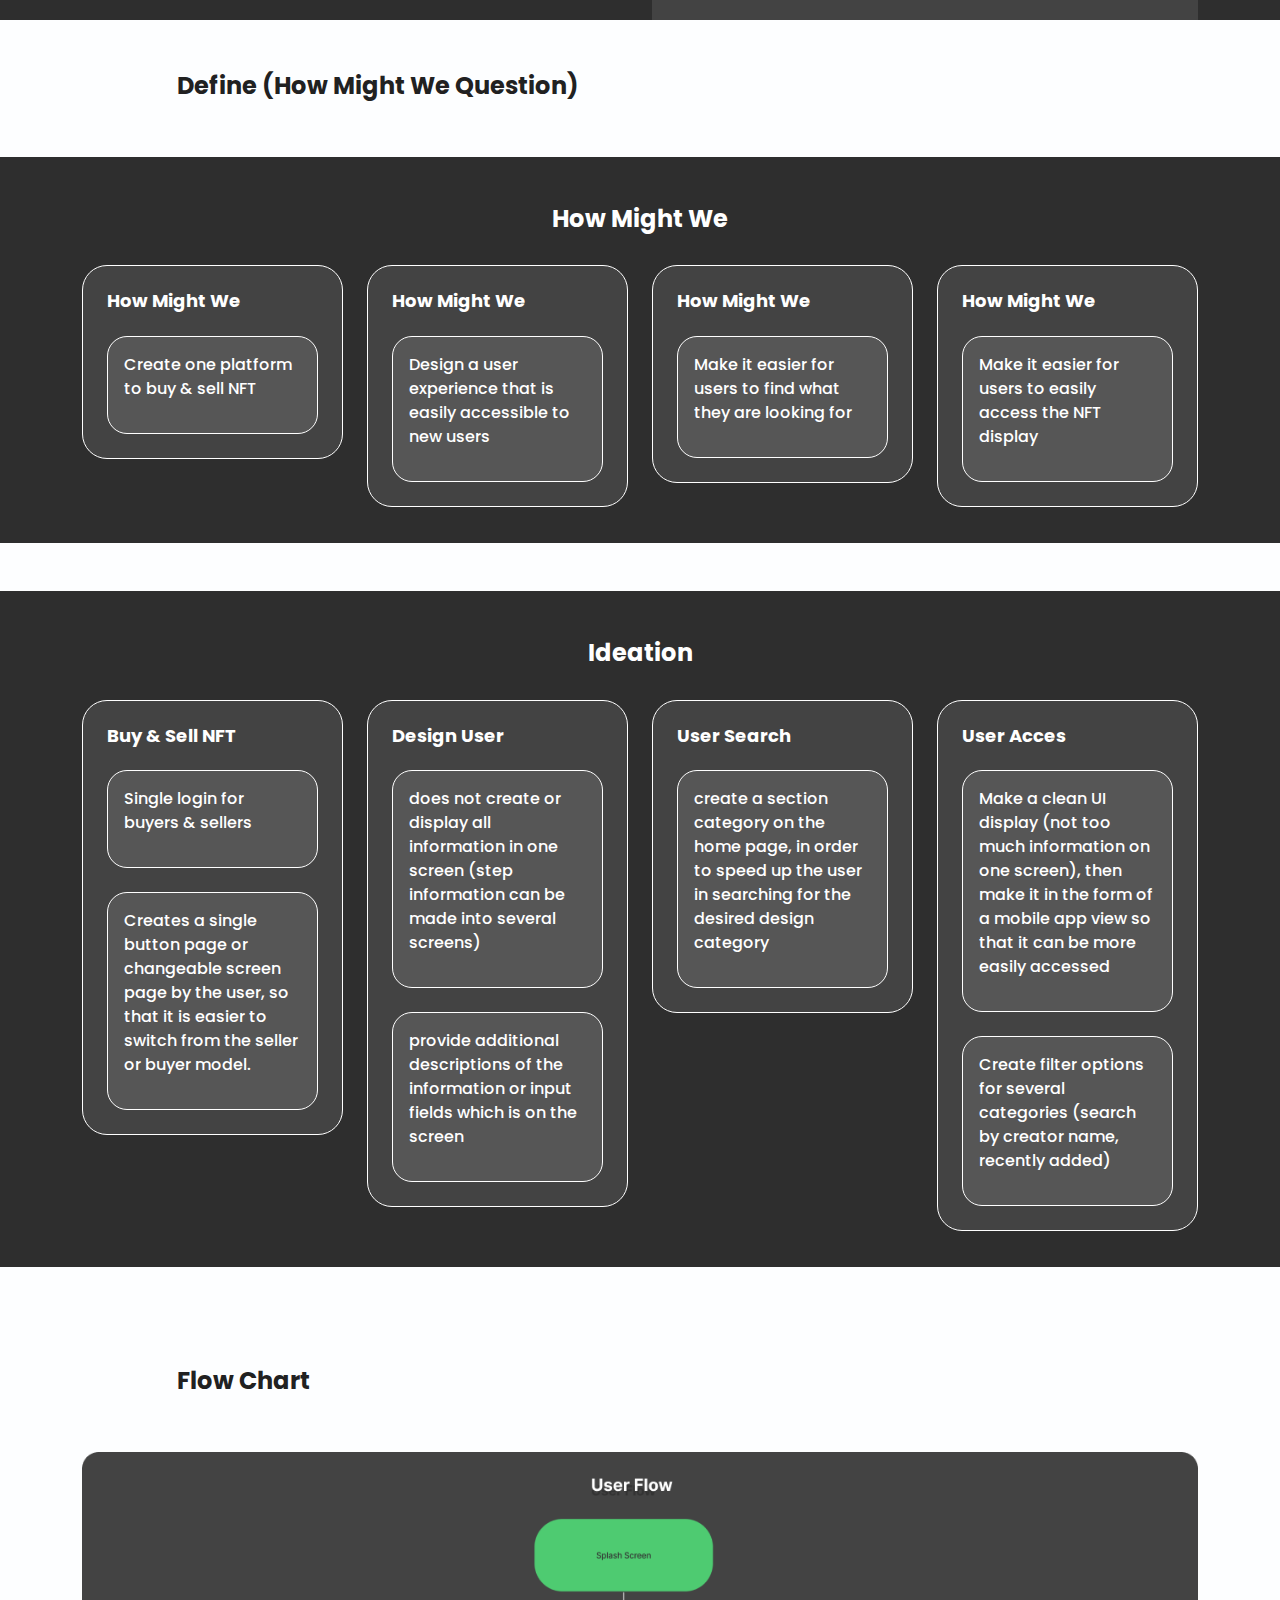
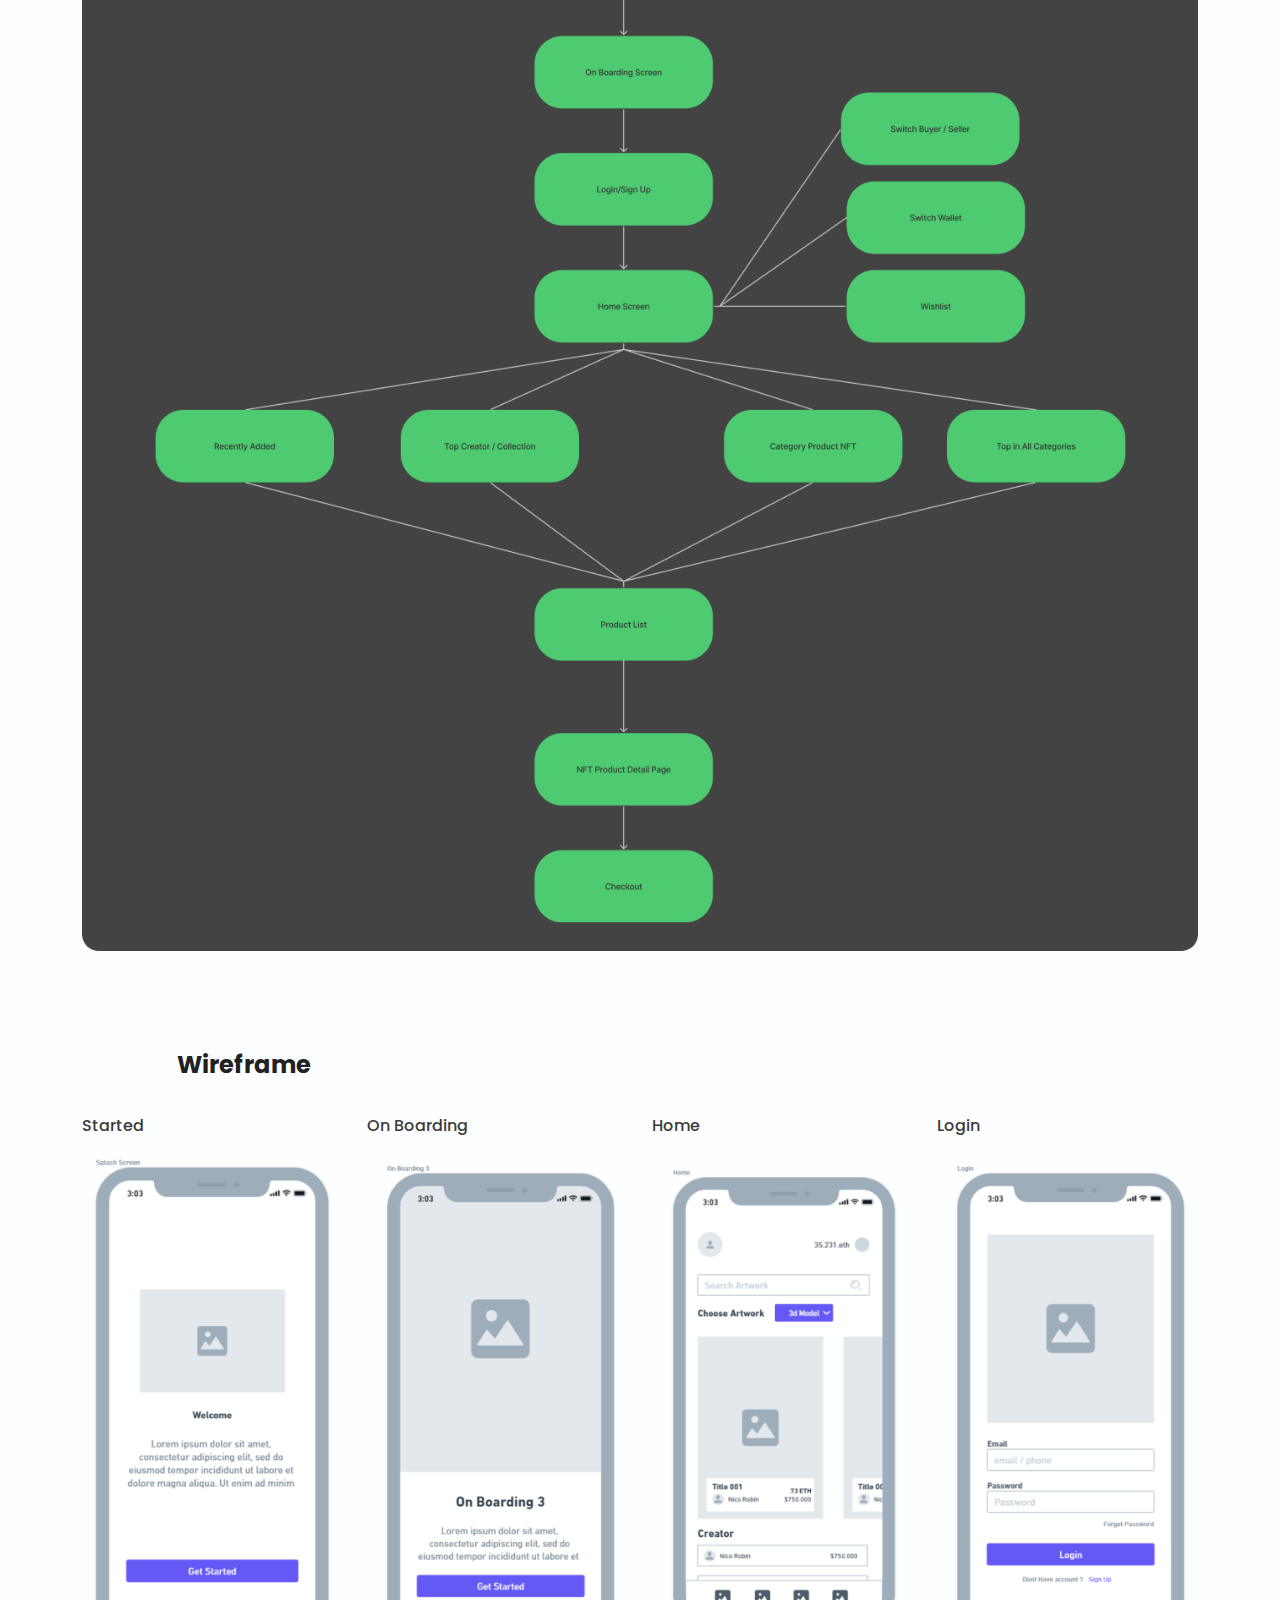
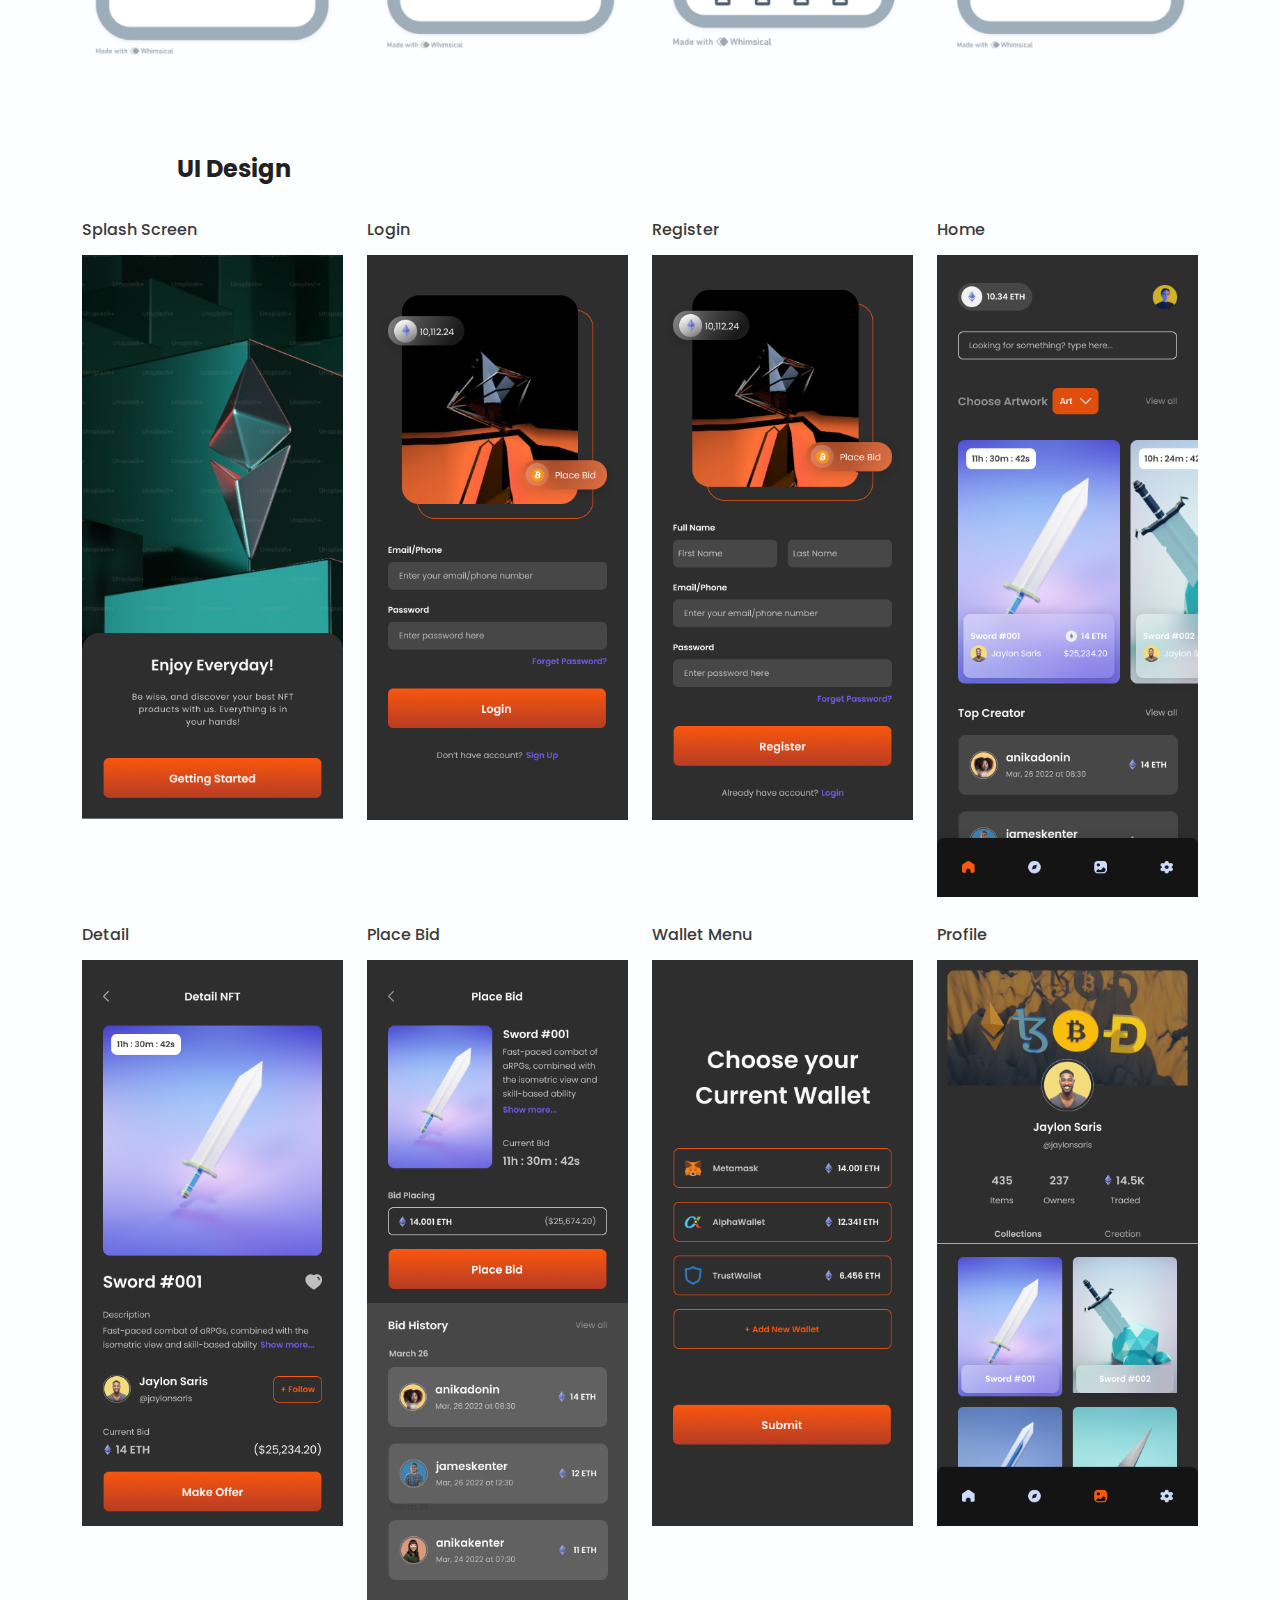
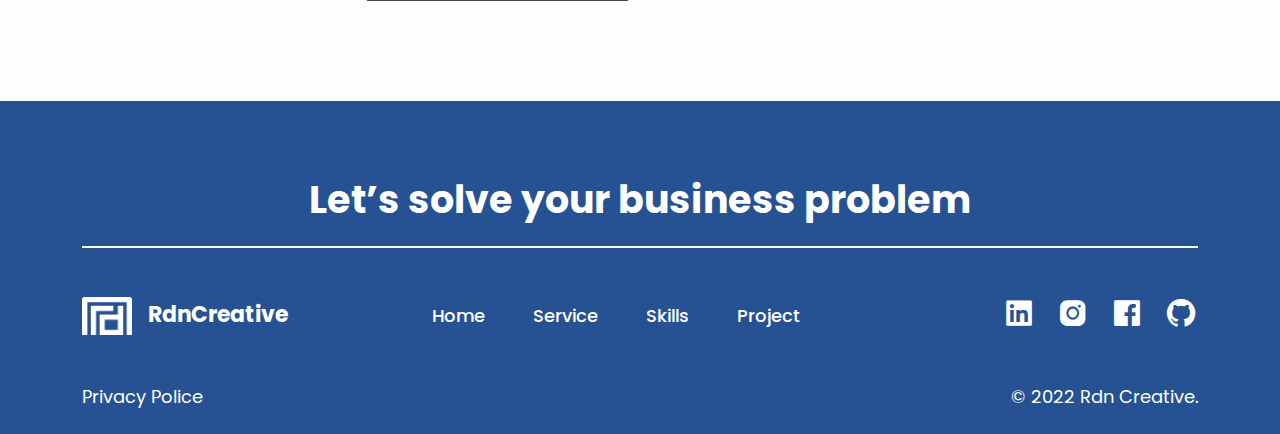
<file: Menu/detailuiux-4.html>
<!DOCTYPE html>
<html lang="en">
  <head>
    <meta charset="UTF-8" />
    <meta http-equiv="X-UA-Compatible" content="IE=edge" />
    <meta name="viewport" content="width=device-width, initial-scale=1.0" />

    <link rel="stylesheet" href="../Bootstrap/dist/css/bootstrap.min.css" />

    <link rel="stylesheet" href="../Style/main.css" />

    <link
      href="https://unpkg.com/boxicons@2.1.4/css/boxicons.min.css"
      rel="stylesheet"
    />

    <link rel="stylesheet" href="https://unpkg.com/aos@next/dist/aos.css" />

    <link rel="icon" type="images" href="../Images/icon.png" />

    <title>RdnCreative</title>
  </head>
  <body>
    <nav
      class="navbar navbar-expand-lg navbar-light bg-light py-3 shadow-sm fixed-top"
    >
      <div class="container">
        <a class="navbar-brand align-items-center" href="../index.html"
          ><img
            src="../Images/RDN Logo.png"
            alt=""
            width="50"
            class="me-3"
          />RdnCreative</a
        >
        <button
          class="navbar-toggler"
          type="button"
          data-bs-toggle="collapse"
          data-bs-target="#navbarNav"
          aria-controls="navbarNav"
          aria-expanded="false"
          aria-label="Toggle navigation"
        >
          <span class="navbar-toggler-icon"></span>
        </button>
        <div class="collapse navbar-collapse" id="navbarNav">
          <ul class="navbar-nav ms-auto align-items-lg-center" id="navbar-spy">
            <li class="nav-item me-lg-4 ms-3">
              <a class="nav-link" aria-current="page" href="../index.html#home"
                >Home</a
              >
            </li>
            <li class="nav-item me-lg-4 ms-3">
              <a class="nav-link active" href="../index.html#service"
                >Service</a
              >
            </li>
            <li class="nav-item me-lg-4 ms-3">
              <a class="nav-link" href="../index.html#skills">Skills</a>
            </li>
            <li class="nav-item me-lg-4 ms-3">
              <a class="nav-link" href="../index.html#project">Project</a>
            </li>
            <a href="../index.html#contact"
              ><button class="btn me-lg-5 me-0 mt-lg-0 mt-3 btn-contact">
                Contact
              </button></a
            >
          </ul>
        </div>
      </div>
    </nav>

    <!-- button back -->
    <section class="btn-back">
      <div class="container">
        <div class="row">
          <div class="text-end">
            <a href="service-uiux.html"
              ><button class="btn">
                <img src="../Images/icon-back.png" alt="" />
              </button>
              <p class="text-back me-3 mt-2">Back</p></a
            >
          </div>
        </div>
      </div>
    </section>
    <!-- Akhir button back -->

    <!-- detail ui ux -->
    <section class="content-uiux mt-4">
      <div class="container">
        <div class="row d-flex align-items-center">
          <div class="col-12 col-lg-5 offset-lg-1">
            <div class="detail-work d-flex align-items-center">
              <img src="../Images/icon.png" alt="" />
              <p class="ms-3">• work during 2023</p>
            </div>
            <h1 class="title-detailuiux">NFT App Mobile</h1>
            <p class="sub-detailuiux">Mobile Application</p>
          </div>
          <div class="col-12 col-lg-5 mt-lg-0 mt-3">
            <div class="card p-3">
              <div class="body-card d-flex justify-content-between mt-3">
                <div class="work-type">
                  <h2>Work Type</h2>
                  <ul>
                    <li>• Visual Design</li>
                    <li>• User Interface</li>
                    <li>• User Experience</li>
                  </ul>
                </div>
                <div class="tech-stack">
                  <h2>Tech Stack</h2>
                  <img src="../Images/Logo figma.png" alt="" />
                </div>
              </div>
            </div>
          </div>
        </div>
      </div>

      <div class="container-fluid bg-portofolio mt-5 p-0">
        <img
          src="../Images/UI UX/Detail UI UX 4/Detail UI UX 4.png"
          alt=""
          class="w-100 img-fluid"
        />
      </div>

      <div class="container header-background">
        <div class="row">
          <div class="col-lg-10 offset-lg-1 col-12">
            <h1>Background</h1>
            <p>
              Created an NFT-based commerce platform interface to buy & sell
              illustration & 3D Model projects. Lots of websites sell & buy NFT
              products, it would be better if there was an application that
              could sell & buy NFTs. That way the level of mobility will also be
              higher because it can be accessed easily.
            </p>
          </div>
        </div>
      </div>

      <div class="introduction-uiux-3 mt-5">
        <div class="container">
          <div class="row">
            <div class="col-lg-6 col-12">
              <div class="introduction-1 my-4">
                <img
                  src="../Images/UI UX/Detail UI UX 4/NFT App Logo.png"
                  alt=""
                  class="w-25"
                />
                <p class="mt-3">
                  we help Design content creators, Illustrator and 3D artists,
                  NFT enthusiasts
                </p>
                <hr />
                <p>
                  Lots of websites sell & buy NFT products, it would be better
                  if there was an application that could sell & buy NFTs. With
                  so the level of mobility will also be higher because it can be
                  accessed easily.
                </p>
              </div>
            </div>
            <div class="col-lg-6 col-12">
              <div class="introduction-2">
                <img
                  src="../Images/UI UX/Detail UI UX 4/Baner.png"
                  alt=""
                  class="w-100"
                />
                <div class="stack-uiux">
                  <h1>Application</h1>
                  <div class="d-flex justify-content-between mt-4">
                    <p>
                      we help Design content creators, <br />
                      Illustratorand 3D artists, NFT enthusiasts
                    </p>
                    <ul>
                      <li>• Visual Design</li>
                      <li>• User Interface</li>
                      <li>• User Experience</li>
                    </ul>
                  </div>
                </div>
              </div>
            </div>
          </div>
        </div>
      </div>

      <div class="container header-user">
        <div class="row">
          <div class="col-lg-10 offset-lg-1 col-12">
            <h1>Define (How Might We Question)</h1>
          </div>
        </div>
      </div>

      <div class="design-sprint-3 mt-5">
        <div class="container">
          <div class="row text-center text-white">
            <div class="col-12 mt-5">
              <h1>How Might We</h1>
            </div>
          </div>

          <div class="row">
            <div class="col-lg-3 col-md-6 col-12">
              <div class="card-sprint mt-4 p-4">
                <h1 class="">How Might We</h1>
                <div class="body-sprint mt-4 p-3">
                  <p>Create one platform to buy & sell NFT</p>
                </div>
              </div>
            </div>

            <div class="col-lg-3 col-md-6 col-12">
              <div class="card-sprint mt-4 p-4">
                <h1 class="">How Might We</h1>
                <div class="body-sprint mt-4 p-3">
                  <p>
                    Design a user experience that is easily accessible to new
                    users
                  </p>
                </div>
              </div>
            </div>

            <div class="col-lg-3 col-md-6 col-12">
              <div class="card-sprint mt-4 p-4">
                <h1 class="">How Might We</h1>
                <div class="body-sprint mt-4 p-3">
                  <p>
                    Make it easier for users to find what they are looking for
                  </p>
                </div>
              </div>
            </div>

            <div class="col-lg-3 col-md-6 col-12">
              <div class="card-sprint mt-4 p-4">
                <h1 class="">How Might We</h1>
                <div class="body-sprint mt-4 p-3">
                  <p>
                    Make it easier for users to easily access the NFT display
                  </p>
                </div>
              </div>
            </div>
          </div>
        </div>
      </div>

      <div class="design-sprint-3 mt-5">
        <div class="container">
          <div class="row text-center text-white">
            <div class="col-12 mt-5">
              <h1>Ideation</h1>
            </div>
          </div>

          <div class="row">
            <div class="col-lg-3 col-md-6 col-12">
              <div class="card-sprint mt-4 p-4">
                <h1 class="">Buy & Sell NFT</h1>
                <div class="body-sprint mt-4 p-3">
                  <p>Single login for buyers & sellers</p>
                </div>

                <div class="body-sprint mt-4 p-3">
                  <p>
                    Creates a single button page or changeable screen page by
                    the user, so that it is easier to switch from the seller or
                    buyer model.
                  </p>
                </div>
              </div>
            </div>

            <div class="col-lg-3 col-md-6 col-12">
              <div class="card-sprint mt-4 p-4">
                <h1 class="">Design User</h1>
                <div class="body-sprint mt-4 p-3">
                  <p>
                    does not create or display all information in one screen
                    (step information can be made into several screens)
                  </p>
                </div>

                <div class="body-sprint mt-4 p-3">
                  <p>
                    provide additional descriptions of the information or input
                    fields which is on the screen
                  </p>
                </div>
              </div>
            </div>

            <div class="col-lg-3 col-md-6 col-12">
              <div class="card-sprint mt-4 p-4">
                <h1 class="">User Search</h1>
                <div class="body-sprint mt-4 p-3">
                  <p>
                    create a section category on the home page, in order to
                    speed up the user in searching for the desired design
                    category
                  </p>
                </div>
              </div>
            </div>

            <div class="col-lg-3 col-md-6 col-12">
              <div class="card-sprint mt-4 p-4">
                <h1 class="">User Acces</h1>
                <div class="body-sprint mt-4 p-3">
                  <p>
                    Make a clean UI display (not too much information on one
                    screen), then make it in the form of a mobile app view so
                    that it can be more easily accessed
                  </p>
                </div>

                <div class="body-sprint mt-4 p-3">
                  <p>
                    Create filter options for several categories (search by
                    creator name, recently added)
                  </p>
                </div>
              </div>
            </div>
          </div>
        </div>
      </div>

      <div class="container header-define mt-5">
        <div class="row">
          <div class="col-lg-10 offset-lg-1 col-12">
            <h1>Flow Chart</h1>
          </div>
          <div class="mt-5 col-12">
            <img
              src="../Images/UI UX/Detail UI UX 4/Flow Chart.png"
              alt=""
              class="w-100"
            />
          </div>
        </div>
      </div>

      <div class="container header-design mt-5">
        <div class="row">
          <div class="col-lg-10 offset-lg-1 col-12">
            <h1>Wireframe</h1>
          </div>
        </div>

        <div class="row">
          <div class="col-lg-3 col-md-6 col-12">
            <h5>Started</h5>
            <img
              src="../Images/UI UX/Detail UI UX 4/Wireframe 1.png"
              alt=""
              class="mt-2 w-100"
            />
          </div>

          <div class="col-lg-3 col-md-6 col-12">
            <h5>On Boarding</h5>
            <img
              src="../Images/UI UX/Detail UI UX 4/Wireframe 2.png"
              alt=""
              class="mt-2 w-100"
            />
          </div>

          <div class="col-lg-3 col-md-6 col-12">
            <h5>Home</h5>
            <img
              src="../Images/UI UX/Detail UI UX 4/Wireframe 3.png"
              alt=""
              class="mt-2 w-100"
            />
          </div>

          <div class="col-lg-3 col-md-6 col-12">
            <h5>Login</h5>
            <img
              src="../Images/UI UX/Detail UI UX 4/Wireframe 4.png"
              alt=""
              class="mt-2 w-100"
            />
          </div>
        </div>
      </div>

      <div class="container header-design mt-5">
        <div class="row">
          <div class="col-lg-10 offset-lg-1 col-12">
            <h1>UI Design</h1>
          </div>
        </div>

        <div class="row">
          <div class="col-lg-3 col-md-6 col-12">
            <h5>Splash Screen</h5>
            <img
              src="../Images/UI UX/Detail UI UX 4/On Boarding 3.png"
              alt=""
              class="mt-2 w-100"
            />
          </div>

          <div class="col-lg-3 col-md-6 col-12">
            <h5>Login</h5>
            <img src="../Images/UI UX/Detail UI UX 4/Login.png" alt=""" alt=""
            class="mt-2 w-100" />
          </div>

          <div class="col-lg-3 col-md-6 col-12">
            <h5>Register</h5>
            <img src="../Images/UI UX/Detail UI UX 4/Sign Up.png" alt=""" alt=""
            class="mt-2 w-100" />
          </div>

          <div class="col-lg-3 col-md-6 col-12">
            <h5>Home</h5>
            <img src="../Images/UI UX/Detail UI UX 4/Home.png" alt=""" alt=""
            class="mt-2 w-100" />
          </div>

          <div class="col-lg-3 col-md-6 col-12">
            <h5>Detail</h5>
            <img src="../Images/UI UX/Detail UI UX 4/Details.png" alt=""" alt=""
            class="mt-2 w-100" />
          </div>

          <div class="col-lg-3 col-md-6 col-12">
            <h5>Place Bid</h5>
            <img src="../Images/UI UX/Detail UI UX 4/Place Bid.jpg" alt="""
            alt="" class="mt-2 w-100" />
          </div>

          <div class="col-lg-3 col-md-6 col-12">
            <h5>Wallet Menu</h5>
            <img src="../Images/UI UX/Detail UI UX 4/Wallet Menu.png" alt="""
            alt="" class="mt-2 w-100" />
          </div>

          <div class="col-lg-3 col-md-6 col-12">
            <h5>Profile</h5>
            <img src="../Images/UI UX/Detail UI UX 4/Profile.png" alt=""" alt=""
            class="mt-2 w-100" />
          </div>
        </div>
      </div>
    </section>
    <!-- akhir detail ui ux -->

    <!-- footer -->
    <footer>
      <div class="container py-4">
        <div class="row">
          <div class="col-12 text-center mt-5">
            <h1 class="title-footer text-white mt-1">
              Let’s solve your business problem
            </h1>
            <div class="line-footer mt-4"></div>
          </div>
        </div>
        <div class="row mt-5 align-items-center">
          <div class="col-lg-3 col-12">
            <a class="align-items-center logo-footer" href="../index.html"
              ><img
                src="../Images/RDN Logo white.png"
                alt=""
                width="50"
                class="me-3"
              />RdnCreative</a
            >
          </div>
          <div class="col-lg-6 col-md-6 col-12 mt-lg-0 mt-4">
            <div class="item-footer">
              <div class="d-flex justify-content-center">
                <a href="../index.html#home" class="me-lg-5 me-4">Home</a>
                <a href="../index.html#service" class="me-lg-5 me-4">Service</a>
                <a href="../index.html#skills" class="me-lg-5 me-4">Skills</a>
                <a href="../index.html#project" class="me-lg-5 me-4">Project</a>
              </div>
            </div>
          </div>
          <div class="col-lg-3 col-md-6 col-12 mt-lg-0 mt-4">
            <div class="icon-footer text-lg-end text-center">
              <a
                href="https://www.linkedin.com/in/rafi-uddin-503392233/"
                target="_blank"
                ><i class="bx bxl-linkedin-square"></i
              ></a>
              <a href="https://www.instagram.com/rdndesain/" target="_blank"
                ><i class="bx bxl-instagram-alt ms-3"></i
              ></a>
              <a href="https://www.facebook.com/Rafiuddin230" target="_blank"
                ><i class="bx bxl-facebook-square ms-3"></i
              ></a>
              <a href="https://github.com/Rafiuddin230" target="_blank"
                ><i class="bx bxl-github ms-3"></i
              ></a>
            </div>
          </div>
        </div>
        <div class="row mt-5">
          <div
            class="footer-copyright d-flex align-items-center justify-content-between"
          >
            <a href="#">Privacy Police</a>
            <a href="#">© 2022 Rdn Creative.</a>
          </div>
        </div>
      </div>
    </footer>
    <!-- Akhir footer -->

    <!-- jquery -->
    <!-- jquery  -->
    <script
      src="https://cdnjs.cloudflare.com/ajax/libs/jquery/3.6.1/jquery.min.js"
      integrity="sha512-aVKKRRi/Q/YV+4mjoKBsE4x3H+BkegoM/em46NNlCqNTmUYADjBbeNefNxYV7giUp0VxICtqdrbqU7iVaeZNXA=="
      crossorigin="anonymous"
      referrerpolicy="no-referrer"
    ></script>

    <script src="https://unpkg.com/aos@next/dist/aos.js"></script>

    <script src="../Bootstrap/dist/js/bootstrap.bundle.min.js"></script>
    <script src="../Js/script.js"></script>
  </body>
</html>
</file>
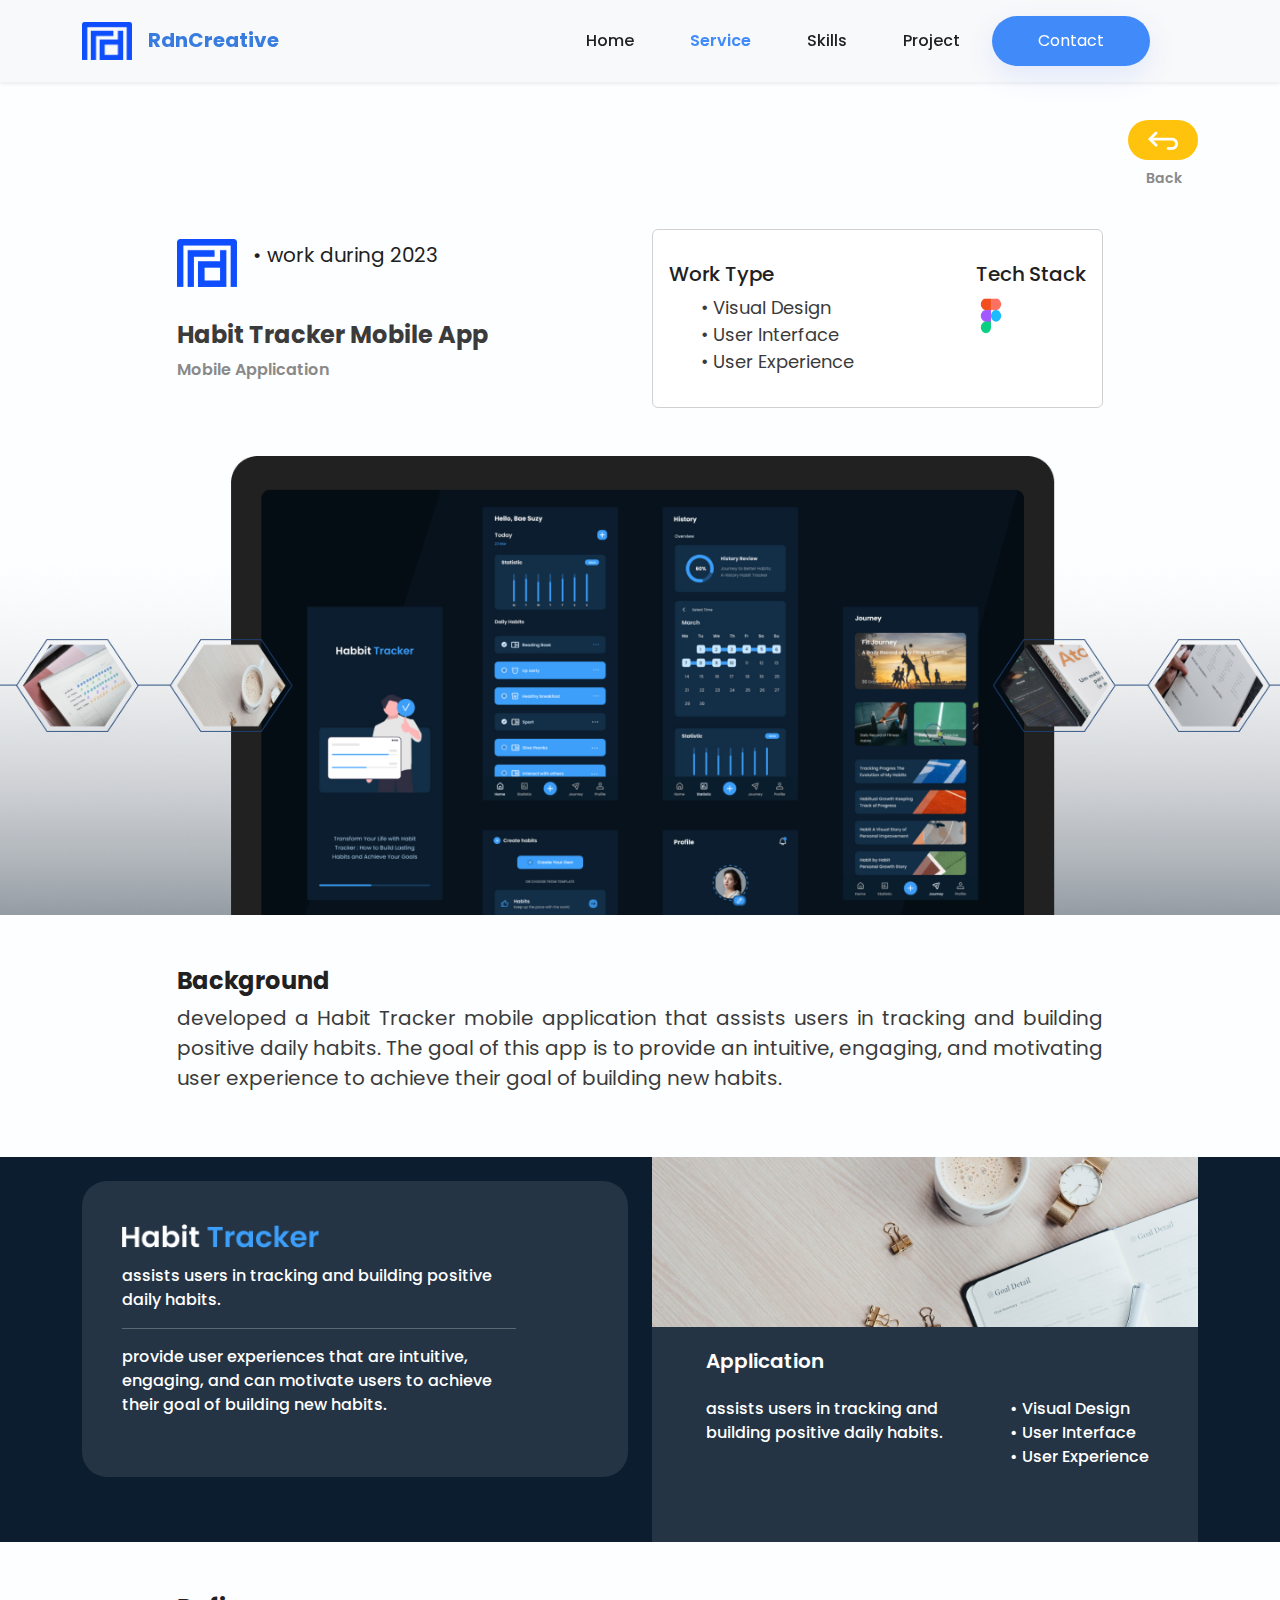
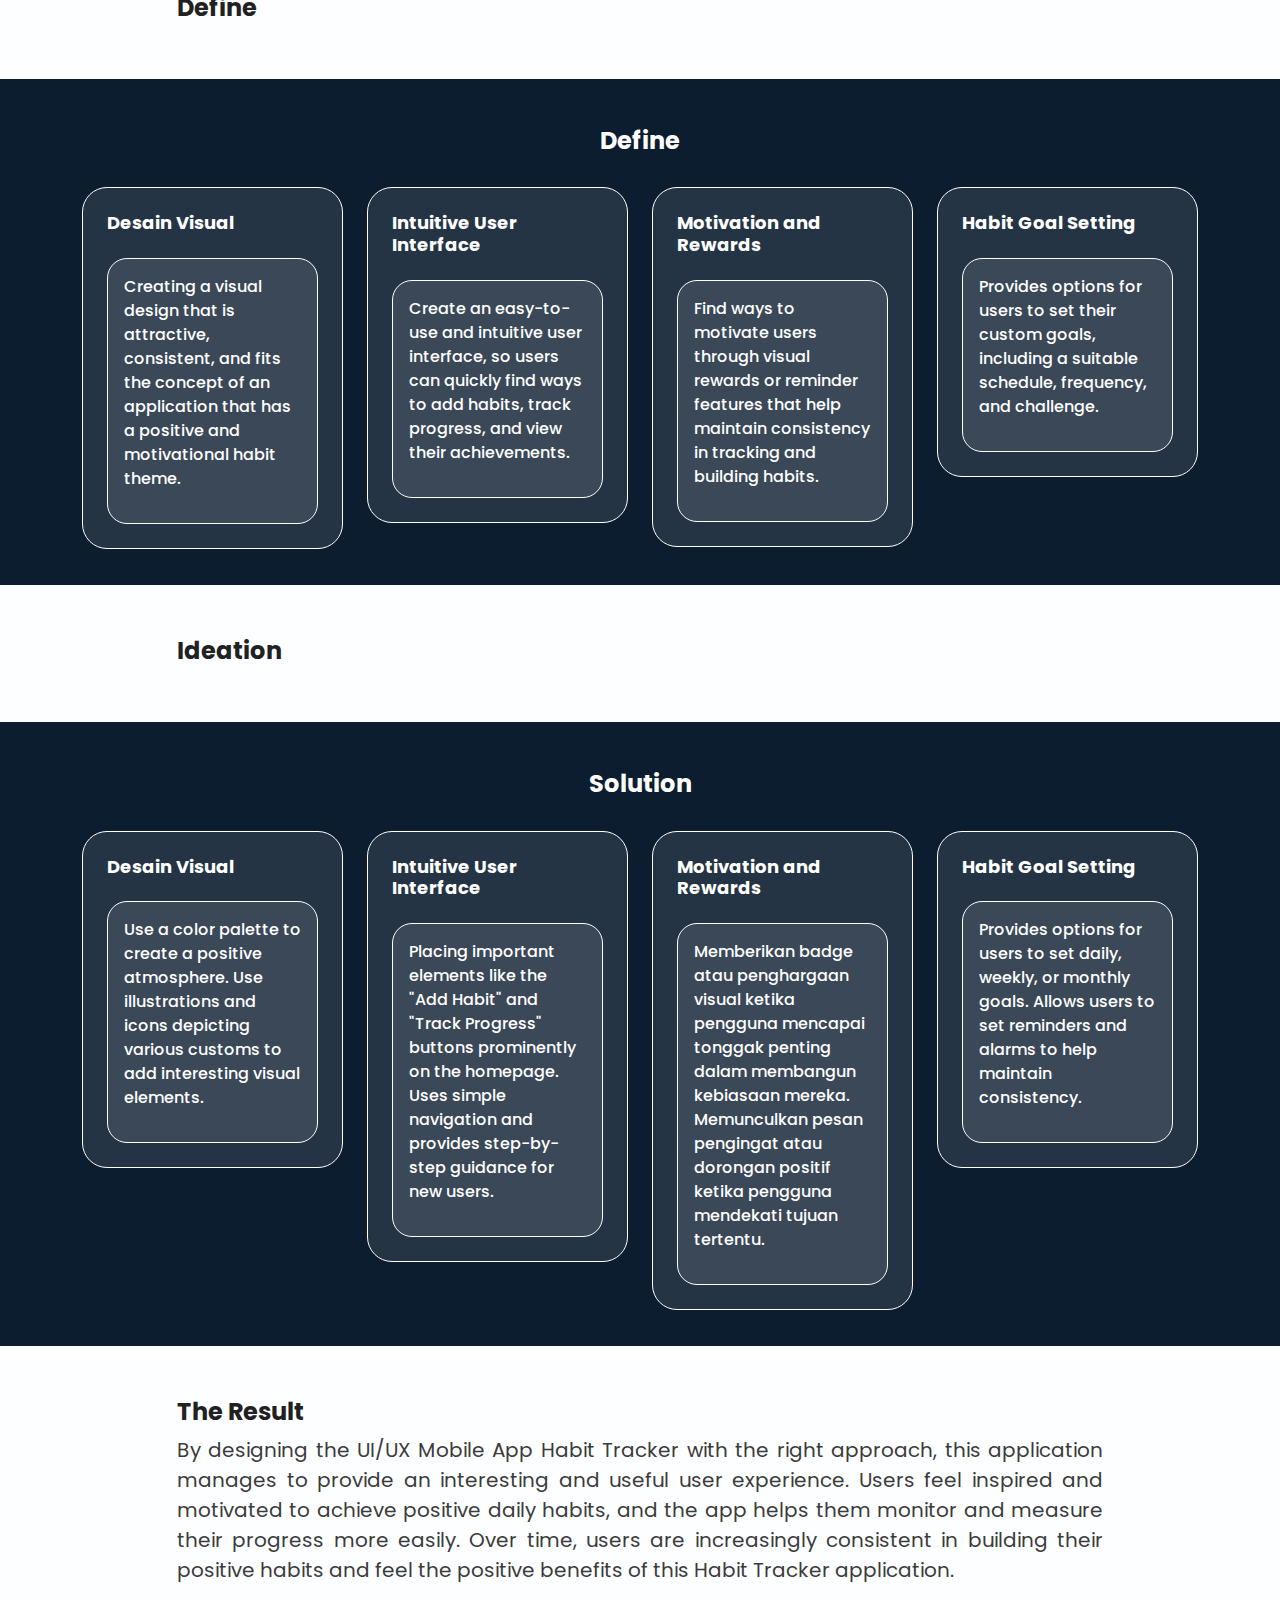
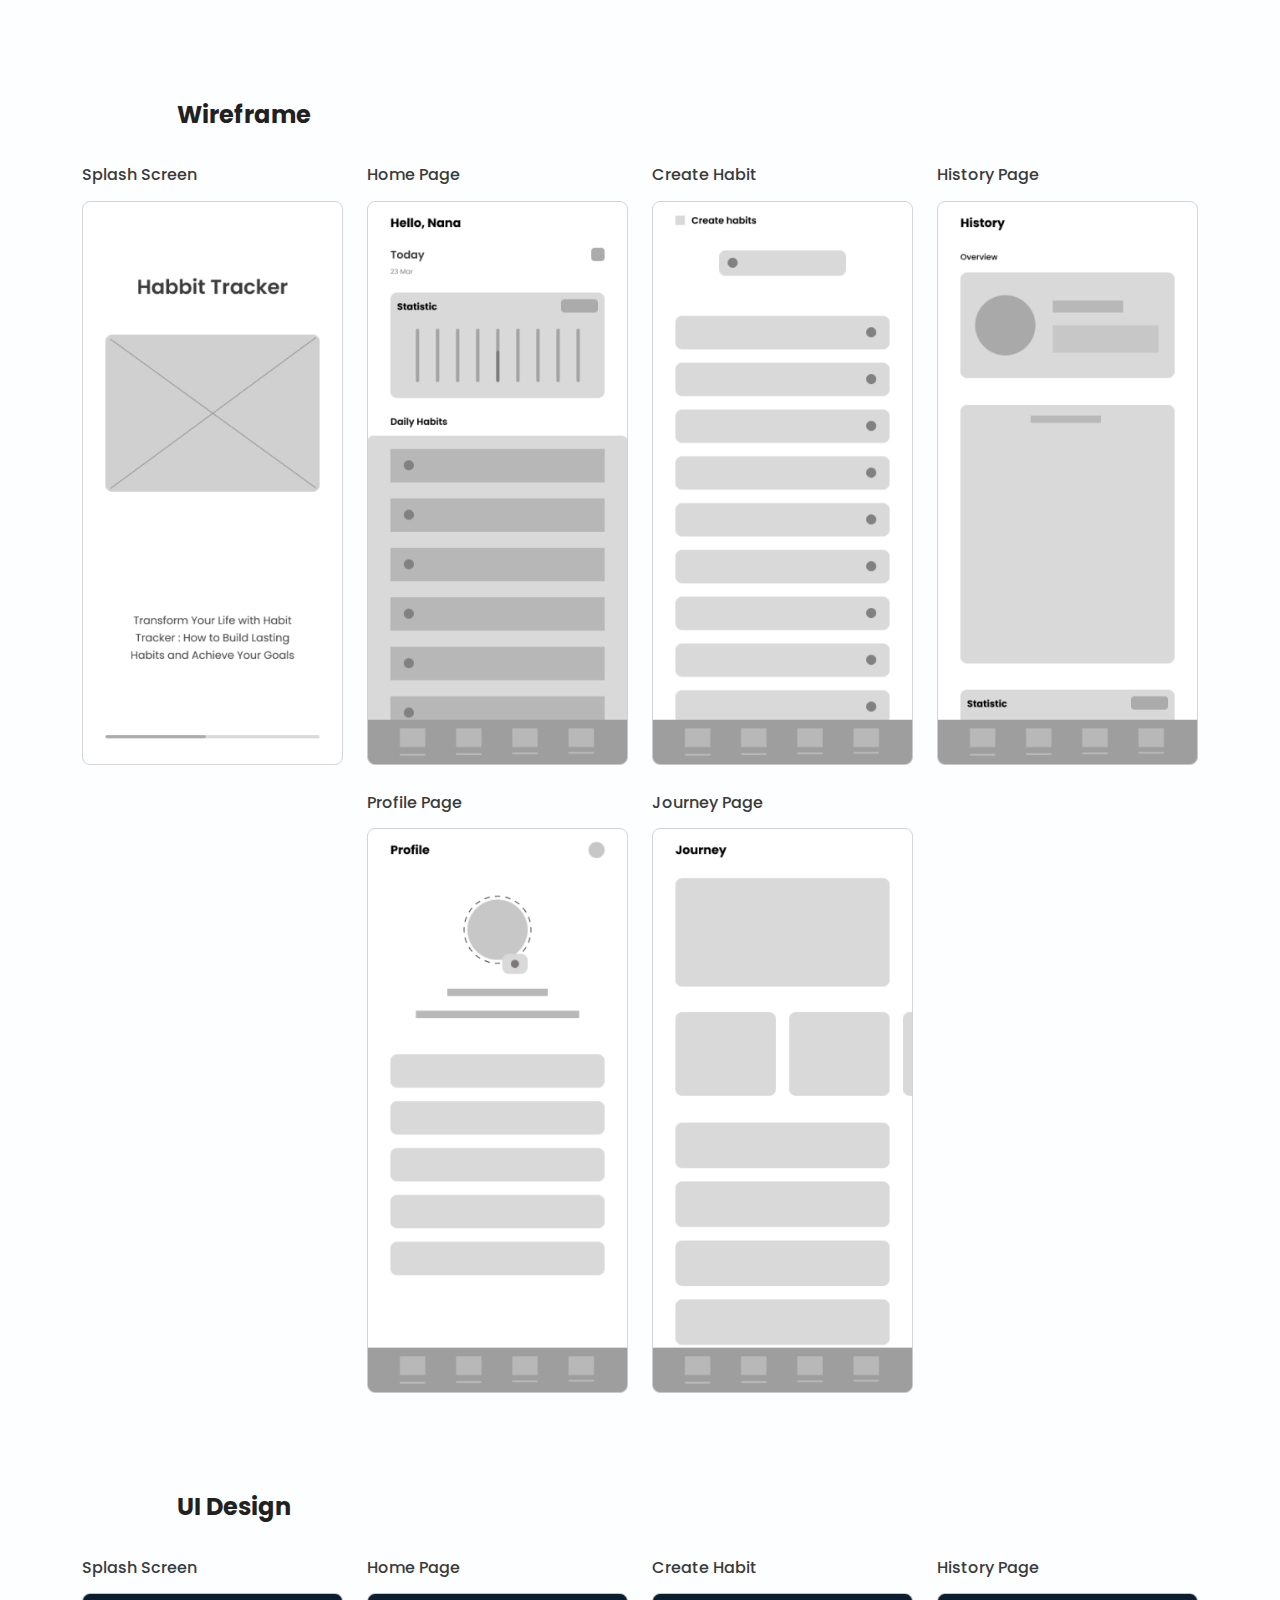
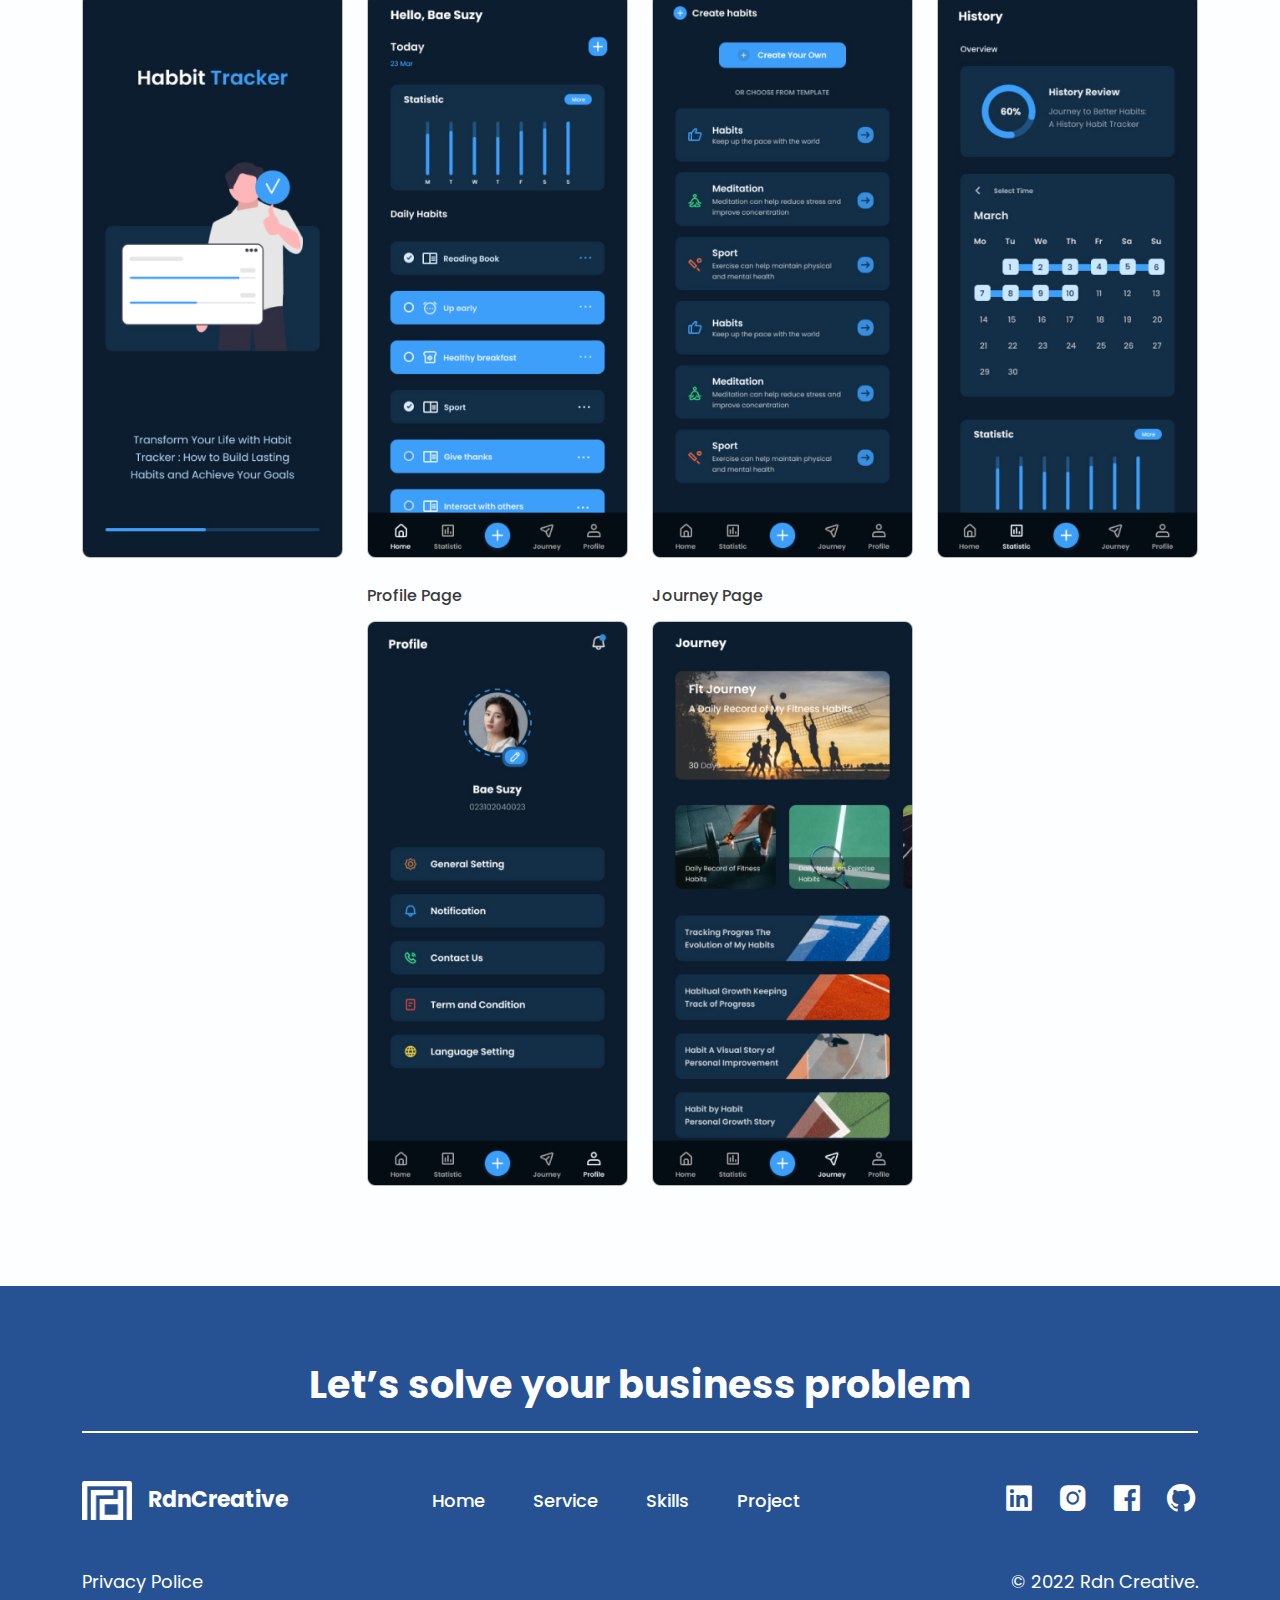
<file: Menu/detailuiux-5.html>
<!DOCTYPE html>
<html lang="en">
  <head>
    <meta charset="UTF-8" />
    <meta http-equiv="X-UA-Compatible" content="IE=edge" />
    <meta name="viewport" content="width=device-width, initial-scale=1.0" />

    <link rel="stylesheet" href="../Bootstrap/dist/css/bootstrap.min.css" />

    <link rel="stylesheet" href="../Style/main.css" />

    <link
      href="https://unpkg.com/boxicons@2.1.4/css/boxicons.min.css"
      rel="stylesheet"
    />

    <link rel="stylesheet" href="https://unpkg.com/aos@next/dist/aos.css" />

    <link rel="icon" type="images" href="../Images/icon.png" />

    <title>RdnCreative</title>
  </head>
  <body>
    <nav
      class="navbar navbar-expand-lg navbar-light bg-light py-3 shadow-sm fixed-top"
    >
      <div class="container">
        <a class="navbar-brand align-items-center" href="../index.html"
          ><img
            src="../Images/RDN Logo.png"
            alt=""
            width="50"
            class="me-3"
          />RdnCreative</a
        >
        <button
          class="navbar-toggler"
          type="button"
          data-bs-toggle="collapse"
          data-bs-target="#navbarNav"
          aria-controls="navbarNav"
          aria-expanded="false"
          aria-label="Toggle navigation"
        >
          <span class="navbar-toggler-icon"></span>
        </button>
        <div class="collapse navbar-collapse" id="navbarNav">
          <ul class="navbar-nav ms-auto align-items-lg-center" id="navbar-spy">
            <li class="nav-item me-lg-4 ms-3">
              <a class="nav-link" aria-current="page" href="../index.html#home"
                >Home</a
              >
            </li>
            <li class="nav-item me-lg-4 ms-3">
              <a class="nav-link active" href="../index.html#service"
                >Service</a
              >
            </li>
            <li class="nav-item me-lg-4 ms-3">
              <a class="nav-link" href="../index.html#skills">Skills</a>
            </li>
            <li class="nav-item me-lg-4 ms-3">
              <a class="nav-link" href="../index.html#project">Project</a>
            </li>
            <a href="../index.html#contact"
              ><button class="btn me-lg-5 me-0 mt-lg-0 mt-3 btn-contact">
                Contact
              </button></a
            >
          </ul>
        </div>
      </div>
    </nav>

    <!-- button back -->
    <section class="btn-back">
      <div class="container">
        <div class="row">
          <div class="text-end">
            <a href="service-uiux.html"
              ><button class="btn">
                <img src="../Images/icon-back.png" alt="" />
              </button>
              <p class="text-back me-3 mt-2">Back</p></a
            >
          </div>
        </div>
      </div>
    </section>
    <!-- Akhir button back -->

    <!-- detail ui ux -->
    <section class="content-uiux mt-4">
      <div class="container">
        <div class="row d-flex align-items-center">
          <div class="col-12 col-lg-5 offset-lg-1">
            <div class="detail-work d-flex align-items-center">
              <img src="../Images/icon.png" alt="" />
              <p class="ms-3">• work during 2023</p>
            </div>
            <h1 class="title-detailuiux">Habit Tracker Mobile App</h1>
            <p class="sub-detailuiux">Mobile Application</p>
          </div>
          <div class="col-12 col-lg-5 mt-lg-0 mt-3">
            <div class="card p-3">
              <div class="body-card d-flex justify-content-between mt-3">
                <div class="work-type">
                  <h2>Work Type</h2>
                  <ul>
                    <li>• Visual Design</li>
                    <li>• User Interface</li>
                    <li>• User Experience</li>
                  </ul>
                </div>
                <div class="tech-stack">
                  <h2>Tech Stack</h2>
                  <img src="../Images/Logo figma.png" alt="" />
                </div>
              </div>
            </div>
          </div>
        </div>
      </div>

      <div class="container-fluid bg-portofolio mt-5 p-0">
        <img
          src="../Images/UI UX/Detail UI UX 5/Detail UI UX 5.png"
          alt=""
          class="w-100 img-fluid"
        />
      </div>

      <div class="container header-background">
        <div class="row">
          <div class="col-lg-10 offset-lg-1 col-12">
            <h1>Background</h1>
            <p>
              developed a Habit Tracker mobile application that assists users in
              tracking and building positive daily habits. The goal of this app
              is to provide an intuitive, engaging, and motivating user
              experience to achieve their goal of building new habits.
            </p>
          </div>
        </div>
      </div>

      <div class="introduction-uiux-4 mt-5">
        <div class="container">
          <div class="row">
            <div class="col-lg-6 col-12">
              <div class="introduction-1 my-4">
                <img
                  src="../Images/UI UX/Detail UI UX 5/Logo.png"
                  alt=""
                  class="w-50"
                />
                <p class="mt-3">
                  assists users in tracking and building positive daily habits.
                </p>
                <hr />
                <p>
                  provide user experiences that are intuitive, engaging, and can
                  motivate users to achieve their goal of building new habits.
                </p>
              </div>
            </div>
            <div class="col-lg-6 col-12">
              <div class="introduction-2">
                <img
                  src="../Images/UI UX/Detail UI UX 5/Rectangle 132.png"
                  alt=""
                  class="w-100"
                />
                <div class="stack-uiux">
                  <h1>Application</h1>
                  <div class="d-flex justify-content-between mt-4">
                    <p>
                      assists users in tracking and <br />building positive
                      daily habits.
                    </p>
                    <ul>
                      <li>• Visual Design</li>
                      <li>• User Interface</li>
                      <li>• User Experience</li>
                    </ul>
                  </div>
                </div>
              </div>
            </div>
          </div>
        </div>
      </div>

      <div class="container header-user">
        <div class="row">
          <div class="col-lg-10 offset-lg-1 col-12">
            <h1>Define</h1>
          </div>
        </div>
      </div>

      <div class="design-sprint-4 mt-5">
        <div class="container">
          <div class="row text-center text-white">
            <div class="col-12 mt-5">
              <h1>Define</h1>
            </div>
          </div>

          <div class="row">
            <div class="col-lg-3 col-md-6 col-12">
              <div class="card-sprint mt-4 p-4">
                <h1 class="">Desain Visual</h1>
                <div class="body-sprint mt-4 p-3">
                  <p>
                    Creating a visual design that is attractive, consistent, and
                    fits the concept of an application that has a positive and
                    motivational habit theme.
                  </p>
                </div>
              </div>
            </div>

            <div class="col-lg-3 col-md-6 col-12">
              <div class="card-sprint mt-4 p-4">
                <h1 class="">Intuitive User Interface</h1>
                <div class="body-sprint mt-4 p-3">
                  <p>
                    Create an easy-to-use and intuitive user interface, so users
                    can quickly find ways to add habits, track progress, and
                    view their achievements.
                  </p>
                </div>
              </div>
            </div>

            <div class="col-lg-3 col-md-6 col-12">
              <div class="card-sprint mt-4 p-4">
                <h1 class="">Motivation and Rewards</h1>
                <div class="body-sprint mt-4 p-3">
                  <p>
                    Find ways to motivate users through visual rewards or
                    reminder features that help maintain consistency in tracking
                    and building habits.
                  </p>
                </div>
              </div>
            </div>

            <div class="col-lg-3 col-md-6 col-12">
              <div class="card-sprint mt-4 p-4">
                <h1 class="">Habit Goal Setting</h1>
                <div class="body-sprint mt-4 p-3">
                  <p>
                    Provides options for users to set their custom goals,
                    including a suitable schedule, frequency, and challenge.
                  </p>
                </div>
              </div>
            </div>
          </div>
        </div>
      </div>

      <div class="container header-user">
        <div class="row">
          <div class="col-lg-10 offset-lg-1 col-12">
            <h1>Ideation</h1>
          </div>
        </div>
      </div>

      <div class="design-sprint-4 mt-5">
        <div class="container">
          <div class="row text-center text-white">
            <div class="col-12 mt-5">
              <h1>Solution</h1>
            </div>
          </div>

          <div class="row">
            <div class="col-lg-3 col-md-6 col-12">
              <div class="card-sprint mt-4 p-4">
                <h1 class="">Desain Visual</h1>
                <div class="body-sprint mt-4 p-3">
                  <p>
                    Use a color palette to create a positive atmosphere. Use
                    illustrations and icons depicting various customs to add
                    interesting visual elements.
                  </p>
                </div>
              </div>
            </div>

            <div class="col-lg-3 col-md-6 col-12">
              <div class="card-sprint mt-4 p-4">
                <h1 class="">Intuitive User Interface</h1>
                <div class="body-sprint mt-4 p-3">
                  <p>
                    Placing important elements like the "Add Habit" and "Track
                    Progress" buttons prominently on the homepage. Uses simple
                    navigation and provides step-by-step guidance for new users.
                  </p>
                </div>
              </div>
            </div>

            <div class="col-lg-3 col-md-6 col-12">
              <div class="card-sprint mt-4 p-4">
                <h1 class="">Motivation and Rewards</h1>
                <div class="body-sprint mt-4 p-3">
                  <p>
                    Memberikan badge atau penghargaan visual ketika pengguna
                    mencapai tonggak penting dalam membangun kebiasaan mereka.
                    Memunculkan pesan pengingat atau dorongan positif ketika
                    pengguna mendekati tujuan tertentu.
                  </p>
                </div>
              </div>
            </div>

            <div class="col-lg-3 col-md-6 col-12">
              <div class="card-sprint mt-4 p-4">
                <h1 class="">Habit Goal Setting</h1>
                <div class="body-sprint mt-4 p-3">
                  <p>
                    Provides options for users to set daily, weekly, or monthly
                    goals. Allows users to set reminders and alarms to help
                    maintain consistency.
                  </p>
                </div>
              </div>
            </div>
          </div>
        </div>
      </div>

      <div class="container header-result">
        <div class="row">
          <div class="col-lg-10 offset-lg-1 col-12">
            <h1>The Result</h1>
            <p>
              By designing the UI/UX Mobile App Habit Tracker with the right
              approach, this application manages to provide an interesting and
              useful user experience. Users feel inspired and motivated to
              achieve positive daily habits, and the app helps them monitor and
              measure their progress more easily. Over time, users are
              increasingly consistent in building their positive habits and feel
              the positive benefits of this Habit Tracker application.
            </p>
          </div>
        </div>
      </div>

      <div class="container header-design mt-5">
        <div class="row">
          <div class="col-lg-10 offset-lg-1 col-12">
            <h1>Wireframe</h1>
          </div>
        </div>

        <div class="row">
          <div class="col-lg-3 col-md-6 col-12">
            <h5>Splash Screen</h5>
            <img
              src="../Images/UI UX/Detail UI UX 5/Wireframe 1.png"
              alt=""
              class="mt-2 w-100"
            />
          </div>

          <div class="col-lg-3 col-md-6 col-12">
            <h5>Home Page</h5>
            <img
              src="../Images/UI UX/Detail UI UX 5/Wireframe 2.png"
              alt=""
              class="mt-2 w-100"
            />
          </div>

          <div class="col-lg-3 col-md-6 col-12">
            <h5>Create Habit</h5>
            <img
              src="../Images/UI UX/Detail UI UX 5/Wireframe 3.png"
              alt=""
              class="mt-2 w-100"
            />
          </div>

          <div class="col-lg-3 col-md-6 col-12">
            <h5>History Page</h5>
            <img
              src="../Images/UI UX/Detail UI UX 5/Wireframe 4.png"
              alt=""
              class="mt-2 w-100"
            />
          </div>

          <div class="offset-lg-3 col-lg-3 col-md-6 col-12">
            <h5>Profile Page</h5>
            <img
              src="../Images/UI UX/Detail UI UX 5/Wireframe 5.png"
              alt=""
              class="mt-2 w-100"
            />
          </div>

          <div class="col-lg-3 col-md-6 col-12">
            <h5>Journey Page</h5>
            <img
              src="../Images/UI UX/Detail UI UX 5/Wireframe 6.png"
              alt=""
              class="mt-2 w-100"
            />
          </div>
        </div>
      </div>

      <div class="container header-design mt-5">
        <div class="row">
          <div class="col-lg-10 offset-lg-1 col-12">
            <h1>UI Design</h1>
          </div>
        </div>

        <div class="row">
          <div class="col-lg-3 col-md-6 col-12">
            <h5>Splash Screen</h5>
            <img
              src="../Images/UI UX/Detail UI UX 5/UI Design 1.png"
              alt=""
              class="mt-2 w-100"
            />
          </div>

          <div class="col-lg-3 col-md-6 col-12">
            <h5>Home Page</h5>
            <img
              src="../Images/UI UX/Detail UI UX 5/UI Design 2.png"
              alt=""
              class="mt-2 w-100"
            />
          </div>

          <div class="col-lg-3 col-md-6 col-12">
            <h5>Create Habit</h5>
            <img
              src="../Images/UI UX/Detail UI UX 5/UI Design 3.png"
              alt=""
              class="mt-2 w-100"
            />
          </div>

          <div class="col-lg-3 col-md-6 col-12">
            <h5>History Page</h5>
            <img
              src="../Images/UI UX/Detail UI UX 5/UI Design 4.png"
              alt=""
              class="mt-2 w-100"
            />
          </div>

          <div class="offset-lg-3 col-lg-3 col-md-6 col-12">
            <h5>Profile Page</h5>
            <img
              src="../Images/UI UX/Detail UI UX 5/UI Design 5.png"
              alt=""
              class="mt-2 w-100"
            />
          </div>

          <div class="col-lg-3 col-md-6 col-12">
            <h5>Journey Page</h5>
            <img
              src="../Images/UI UX/Detail UI UX 5/UI Design 6.png"
              alt=""
              class="mt-2 w-100"
            />
          </div>
        </div>
      </div>
    </section>
    <!-- akhir detail ui ux -->

    <!-- footer -->
    <footer>
      <div class="container py-4">
        <div class="row">
          <div class="col-12 text-center mt-5">
            <h1 class="title-footer text-white mt-1">
              Let’s solve your business problem
            </h1>
            <div class="line-footer mt-4"></div>
          </div>
        </div>
        <div class="row mt-5 align-items-center">
          <div class="col-lg-3 col-12">
            <a class="align-items-center logo-footer" href="../index.html"
              ><img
                src="../Images/RDN Logo white.png"
                alt=""
                width="50"
                class="me-3"
              />RdnCreative</a
            >
          </div>
          <div class="col-lg-6 col-md-6 col-12 mt-lg-0 mt-4">
            <div class="item-footer">
              <div class="d-flex justify-content-center">
                <a href="../index.html#home" class="me-lg-5 me-4">Home</a>
                <a href="../index.html#service" class="me-lg-5 me-4">Service</a>
                <a href="../index.html#skills" class="me-lg-5 me-4">Skills</a>
                <a href="../index.html#project" class="me-lg-5 me-4">Project</a>
              </div>
            </div>
          </div>
          <div class="col-lg-3 col-md-6 col-12 mt-lg-0 mt-4">
            <div class="icon-footer text-lg-end text-center">
              <a
                href="https://www.linkedin.com/in/rafi-uddin-503392233/"
                target="_blank"
                ><i class="bx bxl-linkedin-square"></i
              ></a>
              <a href="https://www.instagram.com/rdndesain/" target="_blank"
                ><i class="bx bxl-instagram-alt ms-3"></i
              ></a>
              <a href="https://www.facebook.com/Rafiuddin230" target="_blank"
                ><i class="bx bxl-facebook-square ms-3"></i
              ></a>
              <a href="https://github.com/Rafiuddin230" target="_blank"
                ><i class="bx bxl-github ms-3"></i
              ></a>
            </div>
          </div>
        </div>
        <div class="row mt-5">
          <div
            class="footer-copyright d-flex align-items-center justify-content-between"
          >
            <a href="#">Privacy Police</a>
            <a href="#">© 2022 Rdn Creative.</a>
          </div>
        </div>
      </div>
    </footer>
    <!-- Akhir footer -->

    <!-- jquery -->
    <!-- jquery  -->
    <script
      src="https://cdnjs.cloudflare.com/ajax/libs/jquery/3.6.1/jquery.min.js"
      integrity="sha512-aVKKRRi/Q/YV+4mjoKBsE4x3H+BkegoM/em46NNlCqNTmUYADjBbeNefNxYV7giUp0VxICtqdrbqU7iVaeZNXA=="
      crossorigin="anonymous"
      referrerpolicy="no-referrer"
    ></script>

    <script src="https://unpkg.com/aos@next/dist/aos.js"></script>

    <script src="../Bootstrap/dist/js/bootstrap.bundle.min.js"></script>
    <script src="../Js/script.js"></script>
  </body>
</html>
</file>
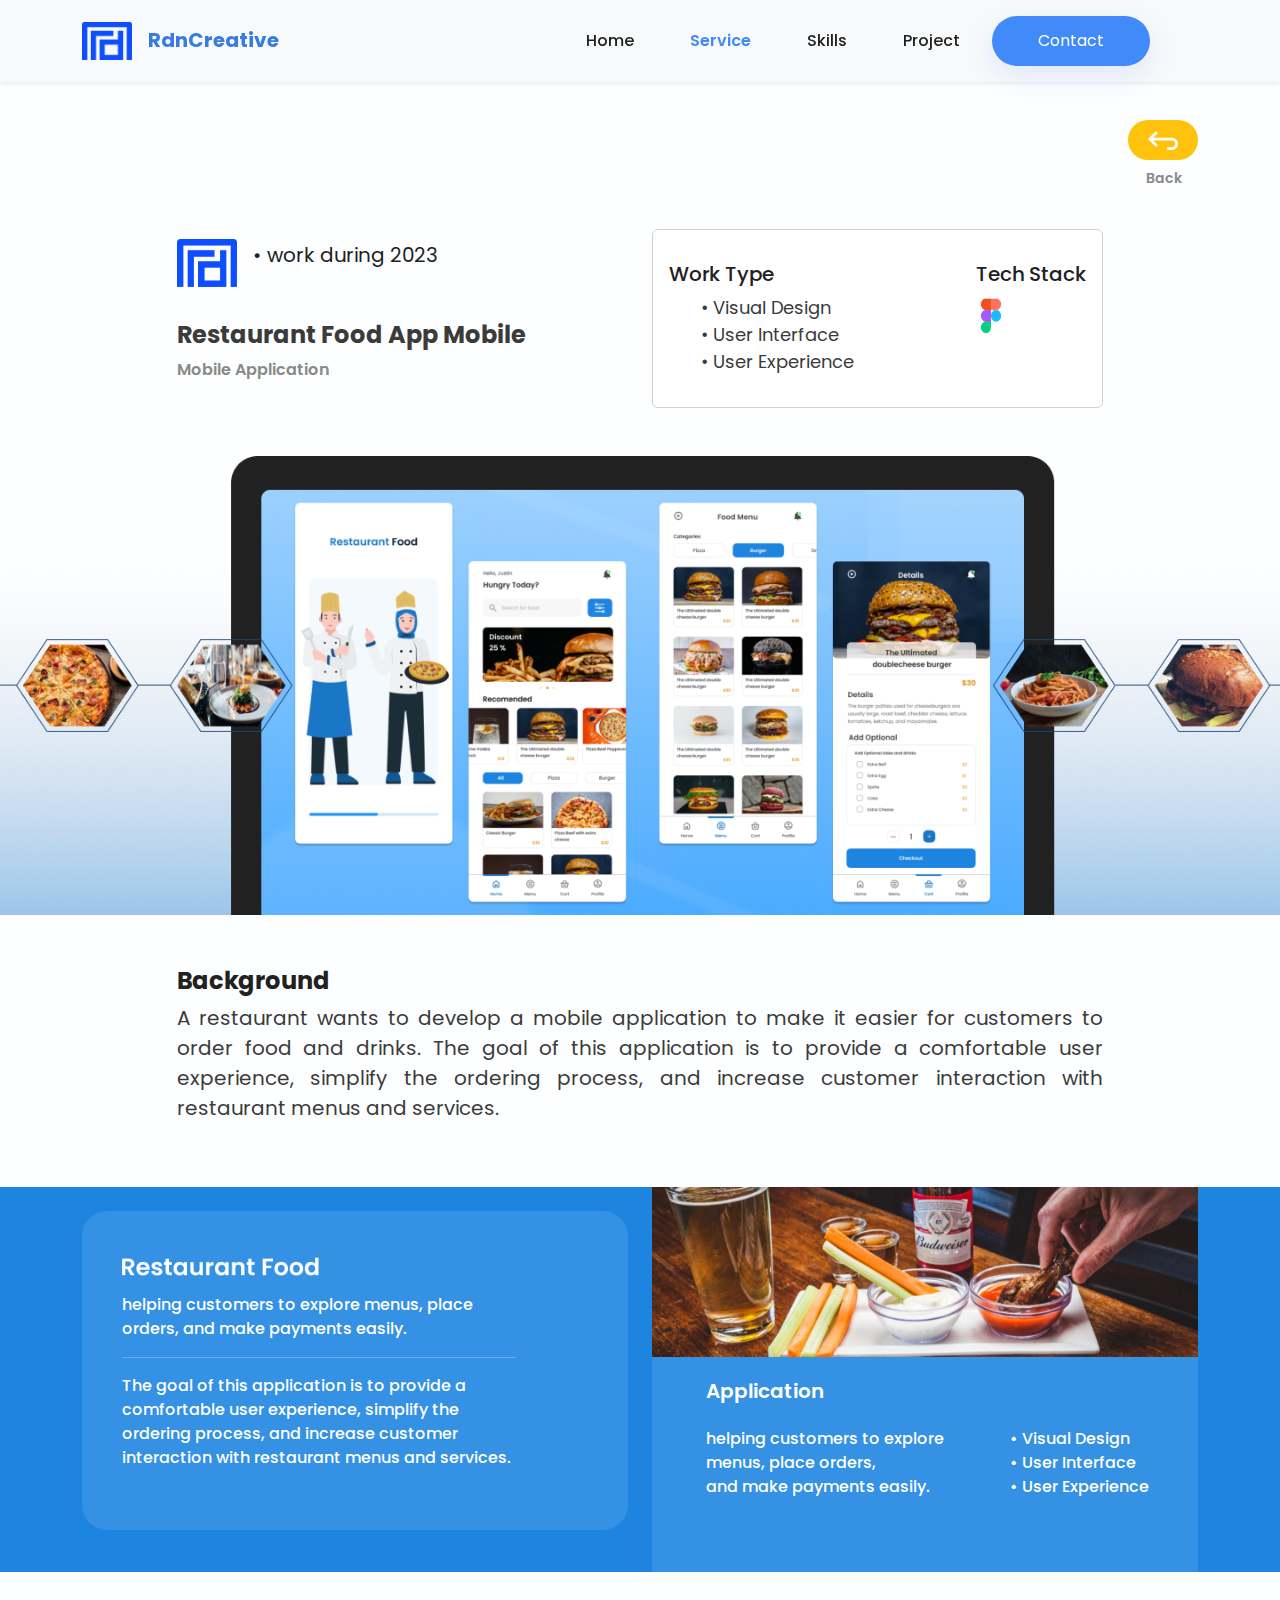
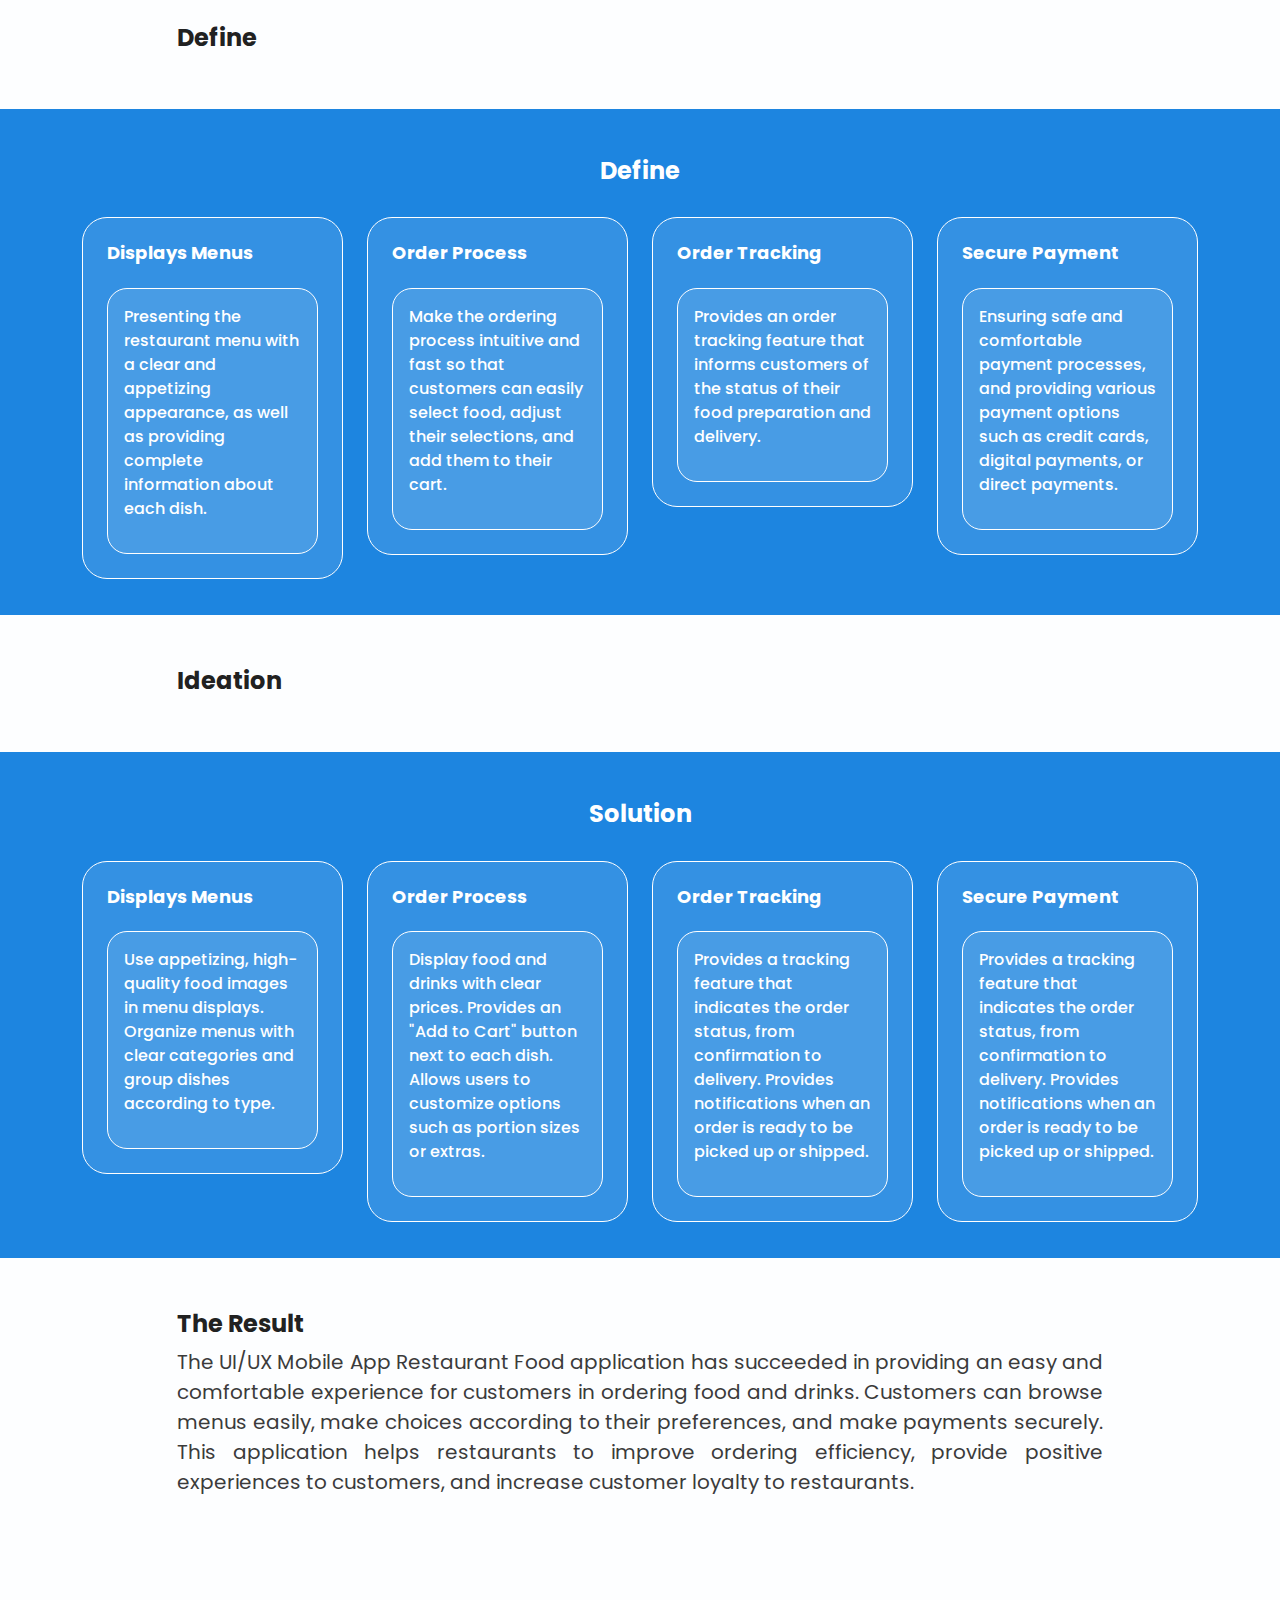
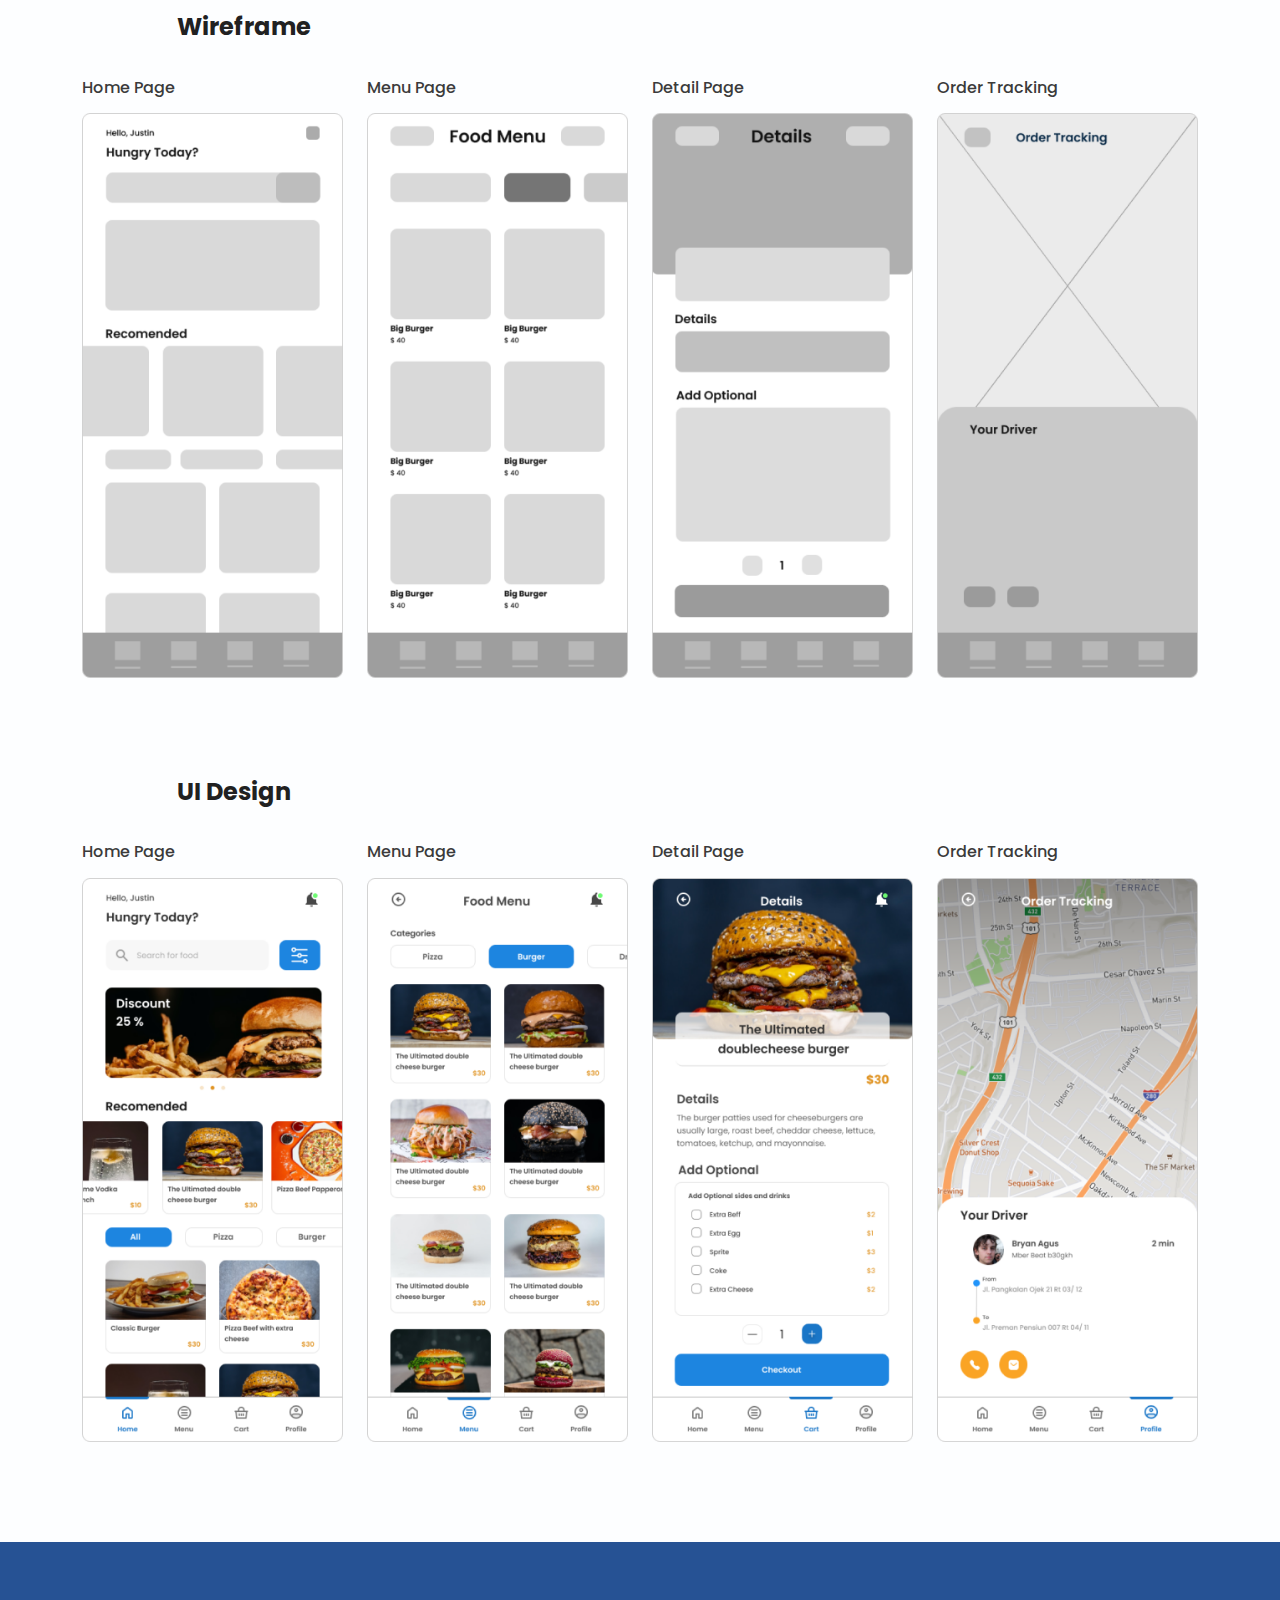
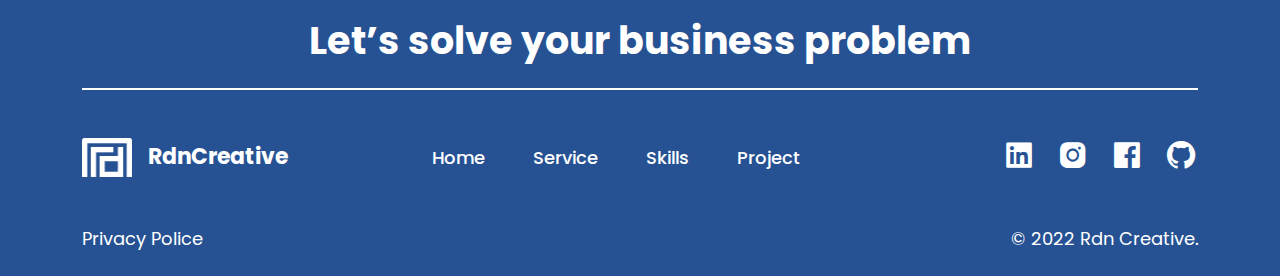
<file: Menu/detailuiux-6.html>
<!DOCTYPE html>
<html lang="en">
  <head>
    <meta charset="UTF-8" />
    <meta http-equiv="X-UA-Compatible" content="IE=edge" />
    <meta name="viewport" content="width=device-width, initial-scale=1.0" />

    <link rel="stylesheet" href="../Bootstrap/dist/css/bootstrap.min.css" />

    <link rel="stylesheet" href="../Style/main.css" />

    <link
      href="https://unpkg.com/boxicons@2.1.4/css/boxicons.min.css"
      rel="stylesheet"
    />

    <link rel="stylesheet" href="https://unpkg.com/aos@next/dist/aos.css" />

    <link rel="icon" type="images" href="../Images/icon.png" />

    <title>RdnCreative</title>
  </head>
  <body>
    <nav
      class="navbar navbar-expand-lg navbar-light bg-light py-3 shadow-sm fixed-top"
    >
      <div class="container">
        <a class="navbar-brand align-items-center" href="../index.html"
          ><img
            src="../Images/RDN Logo.png"
            alt=""
            width="50"
            class="me-3"
          />RdnCreative</a
        >
        <button
          class="navbar-toggler"
          type="button"
          data-bs-toggle="collapse"
          data-bs-target="#navbarNav"
          aria-controls="navbarNav"
          aria-expanded="false"
          aria-label="Toggle navigation"
        >
          <span class="navbar-toggler-icon"></span>
        </button>
        <div class="collapse navbar-collapse" id="navbarNav">
          <ul class="navbar-nav ms-auto align-items-lg-center" id="navbar-spy">
            <li class="nav-item me-lg-4 ms-3">
              <a class="nav-link" aria-current="page" href="../index.html#home"
                >Home</a
              >
            </li>
            <li class="nav-item me-lg-4 ms-3">
              <a class="nav-link active" href="../index.html#service"
                >Service</a
              >
            </li>
            <li class="nav-item me-lg-4 ms-3">
              <a class="nav-link" href="../index.html#skills">Skills</a>
            </li>
            <li class="nav-item me-lg-4 ms-3">
              <a class="nav-link" href="../index.html#project">Project</a>
            </li>
            <a href="../index.html#contact"
              ><button class="btn me-lg-5 me-0 mt-lg-0 mt-3 btn-contact">
                Contact
              </button></a
            >
          </ul>
        </div>
      </div>
    </nav>

    <!-- button back -->
    <section class="btn-back">
      <div class="container">
        <div class="row">
          <div class="text-end">
            <a href="service-uiux.html"
              ><button class="btn">
                <img src="../Images/icon-back.png" alt="" />
              </button>
              <p class="text-back me-3 mt-2">Back</p></a
            >
          </div>
        </div>
      </div>
    </section>
    <!-- Akhir button back -->

    <!-- detail ui ux -->
    <section class="content-uiux mt-4">
      <div class="container">
        <div class="row d-flex align-items-center">
          <div class="col-12 col-lg-5 offset-lg-1">
            <div class="detail-work d-flex align-items-center">
              <img src="../Images/icon.png" alt="" />
              <p class="ms-3">• work during 2023</p>
            </div>
            <h1 class="title-detailuiux">Restaurant Food App Mobile</h1>
            <p class="sub-detailuiux">Mobile Application</p>
          </div>
          <div class="col-12 col-lg-5 mt-lg-0 mt-3">
            <div class="card p-3">
              <div class="body-card d-flex justify-content-between mt-3">
                <div class="work-type">
                  <h2>Work Type</h2>
                  <ul>
                    <li>• Visual Design</li>
                    <li>• User Interface</li>
                    <li>• User Experience</li>
                  </ul>
                </div>
                <div class="tech-stack">
                  <h2>Tech Stack</h2>
                  <img src="../Images/Logo figma.png" alt="" />
                </div>
              </div>
            </div>
          </div>
        </div>
      </div>

      <div class="container-fluid bg-portofolio mt-5 p-0">
        <img
          src="../Images/UI UX/Detail UI UX 6/Detail UI UX 6.png"
          alt=""
          class="w-100 img-fluid"
        />
      </div>

      <div class="container header-background">
        <div class="row">
          <div class="col-lg-10 offset-lg-1 col-12">
            <h1>Background</h1>
            <p>
              A restaurant wants to develop a mobile application to make it
              easier for customers to order food and drinks. The goal of this
              application is to provide a comfortable user experience, simplify
              the ordering process, and increase customer interaction with
              restaurant menus and services.
            </p>
          </div>
        </div>
      </div>

      <div class="introduction-uiux-5 mt-5">
        <div class="container">
          <div class="row">
            <div class="col-lg-6 col-12">
              <div class="introduction-1 my-4">
                <img
                  src="../Images/UI UX/Detail UI UX 6/Restaurant Food Logo.png"
                  alt=""
                  class="w-50"
                />
                <p class="mt-3">
                  helping customers to explore menus, place orders, and make
                  payments easily.
                </p>
                <hr />
                <p>
                  The goal of this application is to provide a comfortable user
                  experience, simplify the ordering process, and increase
                  customer interaction with restaurant menus and services.
                </p>
              </div>
            </div>
            <div class="col-lg-6 col-12">
              <div class="introduction-2">
                <img
                  src="../Images/UI UX/Detail UI UX 6/Banner.png"
                  alt=""
                  class="w-100"
                />
                <div class="stack-uiux">
                  <h1>Application</h1>
                  <div class="d-flex justify-content-between mt-4">
                    <p>
                      helping customers to explore<br />menus, place orders,
                      <br />
                      and make payments easily.
                    </p>
                    <ul>
                      <li>• Visual Design</li>
                      <li>• User Interface</li>
                      <li>• User Experience</li>
                    </ul>
                  </div>
                </div>
              </div>
            </div>
          </div>
        </div>
      </div>

      <div class="container header-user">
        <div class="row">
          <div class="col-lg-10 offset-lg-1 col-12">
            <h1>Define</h1>
          </div>
        </div>
      </div>

      <div class="design-sprint-5 mt-5">
        <div class="container">
          <div class="row text-center text-white">
            <div class="col-12 mt-5">
              <h1>Define</h1>
            </div>
          </div>

          <div class="row">
            <div class="col-lg-3 col-md-6 col-12">
              <div class="card-sprint mt-4 p-4">
                <h1 class="">Displays Menus</h1>
                <div class="body-sprint mt-4 p-3">
                  <p>
                    Presenting the restaurant menu with a clear and appetizing
                    appearance, as well as providing complete information about
                    each dish.
                  </p>
                </div>
              </div>
            </div>

            <div class="col-lg-3 col-md-6 col-12">
              <div class="card-sprint mt-4 p-4">
                <h1 class="">Order Process</h1>
                <div class="body-sprint mt-4 p-3">
                  <p>
                    Make the ordering process intuitive and fast so that
                    customers can easily select food, adjust their selections,
                    and add them to their cart.
                  </p>
                </div>
              </div>
            </div>

            <div class="col-lg-3 col-md-6 col-12">
              <div class="card-sprint mt-4 p-4">
                <h1 class="">Order Tracking</h1>
                <div class="body-sprint mt-4 p-3">
                  <p>
                    Provides an order tracking feature that informs customers of
                    the status of their food preparation and delivery.
                  </p>
                </div>
              </div>
            </div>

            <div class="col-lg-3 col-md-6 col-12">
              <div class="card-sprint mt-4 p-4">
                <h1 class="">Secure Payment</h1>
                <div class="body-sprint mt-4 p-3">
                  <p>
                    Ensuring safe and comfortable payment processes, and
                    providing various payment options such as credit cards,
                    digital payments, or direct payments.
                  </p>
                </div>
              </div>
            </div>
          </div>
        </div>
      </div>

      <div class="container header-user">
        <div class="row">
          <div class="col-lg-10 offset-lg-1 col-12">
            <h1>Ideation</h1>
          </div>
        </div>
      </div>

      <div class="design-sprint-5 mt-5">
        <div class="container">
          <div class="row text-center text-white">
            <div class="col-12 mt-5">
              <h1>Solution</h1>
            </div>
          </div>

          <div class="row">
            <div class="col-lg-3 col-md-6 col-12">
              <div class="card-sprint mt-4 p-4">
                <h1 class="">Displays Menus</h1>
                <div class="body-sprint mt-4 p-3">
                  <p>
                    Use appetizing, high-quality food images in menu displays.
                    Organize menus with clear categories and group dishes
                    according to type.
                  </p>
                </div>
              </div>
            </div>

            <div class="col-lg-3 col-md-6 col-12">
              <div class="card-sprint mt-4 p-4">
                <h1 class="">Order Process</h1>
                <div class="body-sprint mt-4 p-3">
                  <p>
                    Display food and drinks with clear prices. Provides an "Add
                    to Cart" button next to each dish. Allows users to customize
                    options such as portion sizes or extras.
                  </p>
                </div>
              </div>
            </div>

            <div class="col-lg-3 col-md-6 col-12">
              <div class="card-sprint mt-4 p-4">
                <h1 class="">Order Tracking</h1>
                <div class="body-sprint mt-4 p-3">
                  <p>
                    Provides a tracking feature that indicates the order status,
                    from confirmation to delivery. Provides notifications when
                    an order is ready to be picked up or shipped.
                  </p>
                </div>
              </div>
            </div>

            <div class="col-lg-3 col-md-6 col-12">
              <div class="card-sprint mt-4 p-4">
                <h1 class="">Secure Payment</h1>
                <div class="body-sprint mt-4 p-3">
                  <p>
                    Provides a tracking feature that indicates the order status,
                    from confirmation to delivery. Provides notifications when
                    an order is ready to be picked up or shipped.
                  </p>
                </div>
              </div>
            </div>
          </div>
        </div>
      </div>

      <div class="container header-result">
        <div class="row">
          <div class="col-lg-10 offset-lg-1 col-12">
            <h1>The Result</h1>
            <p>
              The UI/UX Mobile App Restaurant Food application has succeeded in
              providing an easy and comfortable experience for customers in
              ordering food and drinks. Customers can browse menus easily, make
              choices according to their preferences, and make payments
              securely. This application helps restaurants to improve ordering
              efficiency, provide positive experiences to customers, and
              increase customer loyalty to restaurants.
            </p>
          </div>
        </div>
      </div>

      <div class="container header-design mt-5">
        <div class="row">
          <div class="col-lg-10 offset-lg-1 col-12">
            <h1>Wireframe</h1>
          </div>
        </div>

        <div class="row">
          <div class="col-lg-3 col-md-6 col-12">
            <h5>Home Page</h5>
            <img
              src="../Images/UI UX/Detail UI UX 6/Wireframe 1.png"
              alt=""
              class="mt-2 w-100"
            />
          </div>

          <div class="col-lg-3 col-md-6 col-12">
            <h5>Menu Page</h5>
            <img
              src="../Images/UI UX/Detail UI UX 6/Wireframe 2.png"
              alt=""
              class="mt-2 w-100"
            />
          </div>

          <div class="col-lg-3 col-md-6 col-12">
            <h5>Detail Page</h5>
            <img
              src="../Images/UI UX/Detail UI UX 6/Wireframe 3.png"
              alt=""
              class="mt-2 w-100"
            />
          </div>

          <div class="col-lg-3 col-md-6 col-12">
            <h5>Order Tracking</h5>
            <img
              src="../Images/UI UX/Detail UI UX 6/Wireframe 4.png"
              alt=""
              class="mt-2 w-100"
            />
          </div>
        </div>
      </div>

      <div class="container header-design mt-5">
        <div class="row">
          <div class="col-lg-10 offset-lg-1 col-12">
            <h1>UI Design</h1>
          </div>
        </div>

        <div class="row">
          <div class="col-lg-3 col-md-6 col-12">
            <h5>Home Page</h5>
            <img
              src="../Images/UI UX/Detail UI UX 6/UI Design 1.png"
              alt=""
              class="mt-2 w-100"
            />
          </div>

          <div class="col-lg-3 col-md-6 col-12">
            <h5>Menu Page</h5>
            <img
              src="../Images/UI UX/Detail UI UX 6/UI Design 2.png"
              alt=""
              class="mt-2 w-100"
            />
          </div>

          <div class="col-lg-3 col-md-6 col-12">
            <h5>Detail Page</h5>
            <img
              src="../Images/UI UX/Detail UI UX 6/UI Design 3.png"
              alt=""
              class="mt-2 w-100"
            />
          </div>

          <div class="col-lg-3 col-md-6 col-12">
            <h5>Order Tracking</h5>
            <img
              src="../Images/UI UX/Detail UI UX 6/UI Design 4.png"
              alt=""
              class="mt-2 w-100"
            />
          </div>
        </div>
      </div>
    </section>
    <!-- akhir detail ui ux -->

    <!-- footer -->
    <footer>
      <div class="container py-4">
        <div class="row">
          <div class="col-12 text-center mt-5">
            <h1 class="title-footer text-white mt-1">
              Let’s solve your business problem
            </h1>
            <div class="line-footer mt-4"></div>
          </div>
        </div>
        <div class="row mt-5 align-items-center">
          <div class="col-lg-3 col-12">
            <a class="align-items-center logo-footer" href="../index.html"
              ><img
                src="../Images/RDN Logo white.png"
                alt=""
                width="50"
                class="me-3"
              />RdnCreative</a
            >
          </div>
          <div class="col-lg-6 col-md-6 col-12 mt-lg-0 mt-4">
            <div class="item-footer">
              <div class="d-flex justify-content-center">
                <a href="../index.html#home" class="me-lg-5 me-4">Home</a>
                <a href="../index.html#service" class="me-lg-5 me-4">Service</a>
                <a href="../index.html#skills" class="me-lg-5 me-4">Skills</a>
                <a href="../index.html#project" class="me-lg-5 me-4">Project</a>
              </div>
            </div>
          </div>
          <div class="col-lg-3 col-md-6 col-12 mt-lg-0 mt-4">
            <div class="icon-footer text-lg-end text-center">
              <a
                href="https://www.linkedin.com/in/rafi-uddin-503392233/"
                target="_blank"
                ><i class="bx bxl-linkedin-square"></i
              ></a>
              <a href="https://www.instagram.com/rdndesain/" target="_blank"
                ><i class="bx bxl-instagram-alt ms-3"></i
              ></a>
              <a href="https://www.facebook.com/Rafiuddin230" target="_blank"
                ><i class="bx bxl-facebook-square ms-3"></i
              ></a>
              <a href="https://github.com/Rafiuddin230" target="_blank"
                ><i class="bx bxl-github ms-3"></i
              ></a>
            </div>
          </div>
        </div>
        <div class="row mt-5">
          <div
            class="footer-copyright d-flex align-items-center justify-content-between"
          >
            <a href="#">Privacy Police</a>
            <a href="#">© 2022 Rdn Creative.</a>
          </div>
        </div>
      </div>
    </footer>
    <!-- Akhir footer -->

    <!-- jquery -->
    <!-- jquery  -->
    <script
      src="https://cdnjs.cloudflare.com/ajax/libs/jquery/3.6.1/jquery.min.js"
      integrity="sha512-aVKKRRi/Q/YV+4mjoKBsE4x3H+BkegoM/em46NNlCqNTmUYADjBbeNefNxYV7giUp0VxICtqdrbqU7iVaeZNXA=="
      crossorigin="anonymous"
      referrerpolicy="no-referrer"
    ></script>

    <script src="https://unpkg.com/aos@next/dist/aos.js"></script>

    <script src="../Bootstrap/dist/js/bootstrap.bundle.min.js"></script>
    <script src="../Js/script.js"></script>
  </body>
</html>
</file>
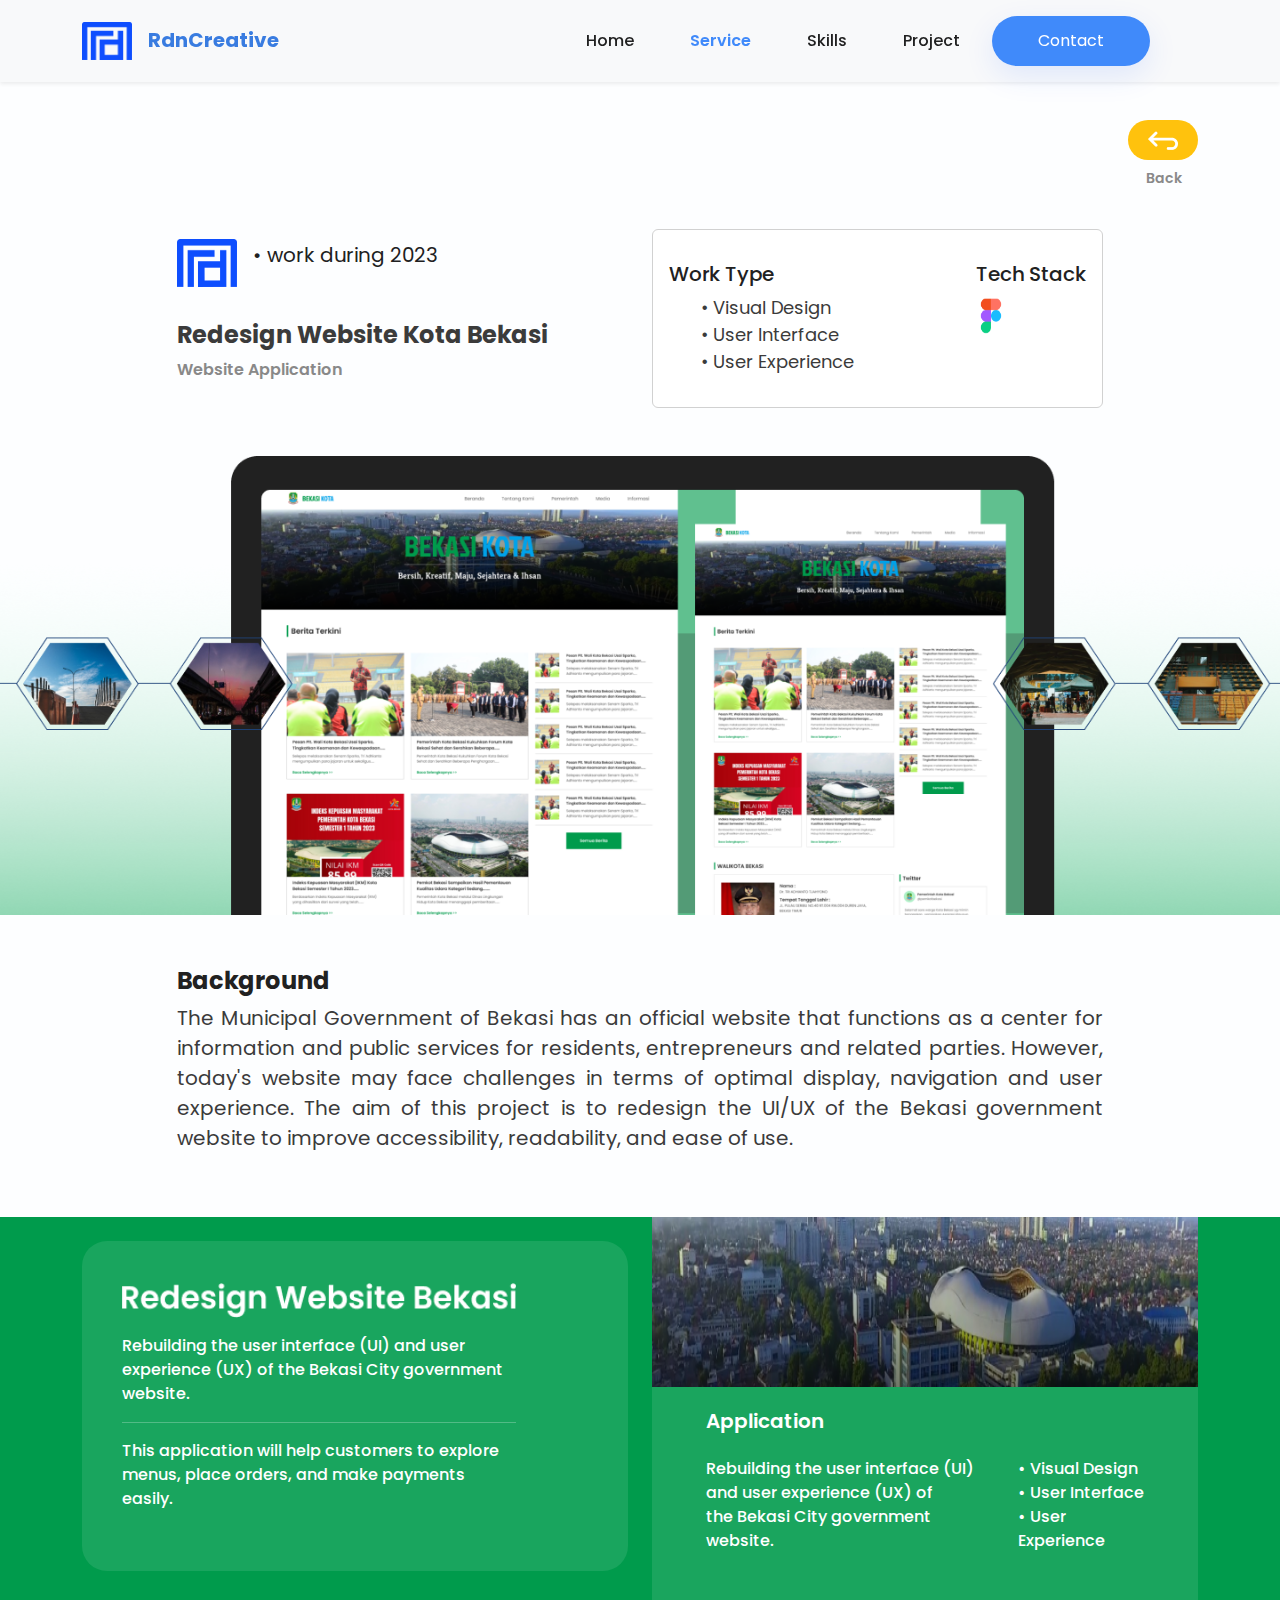
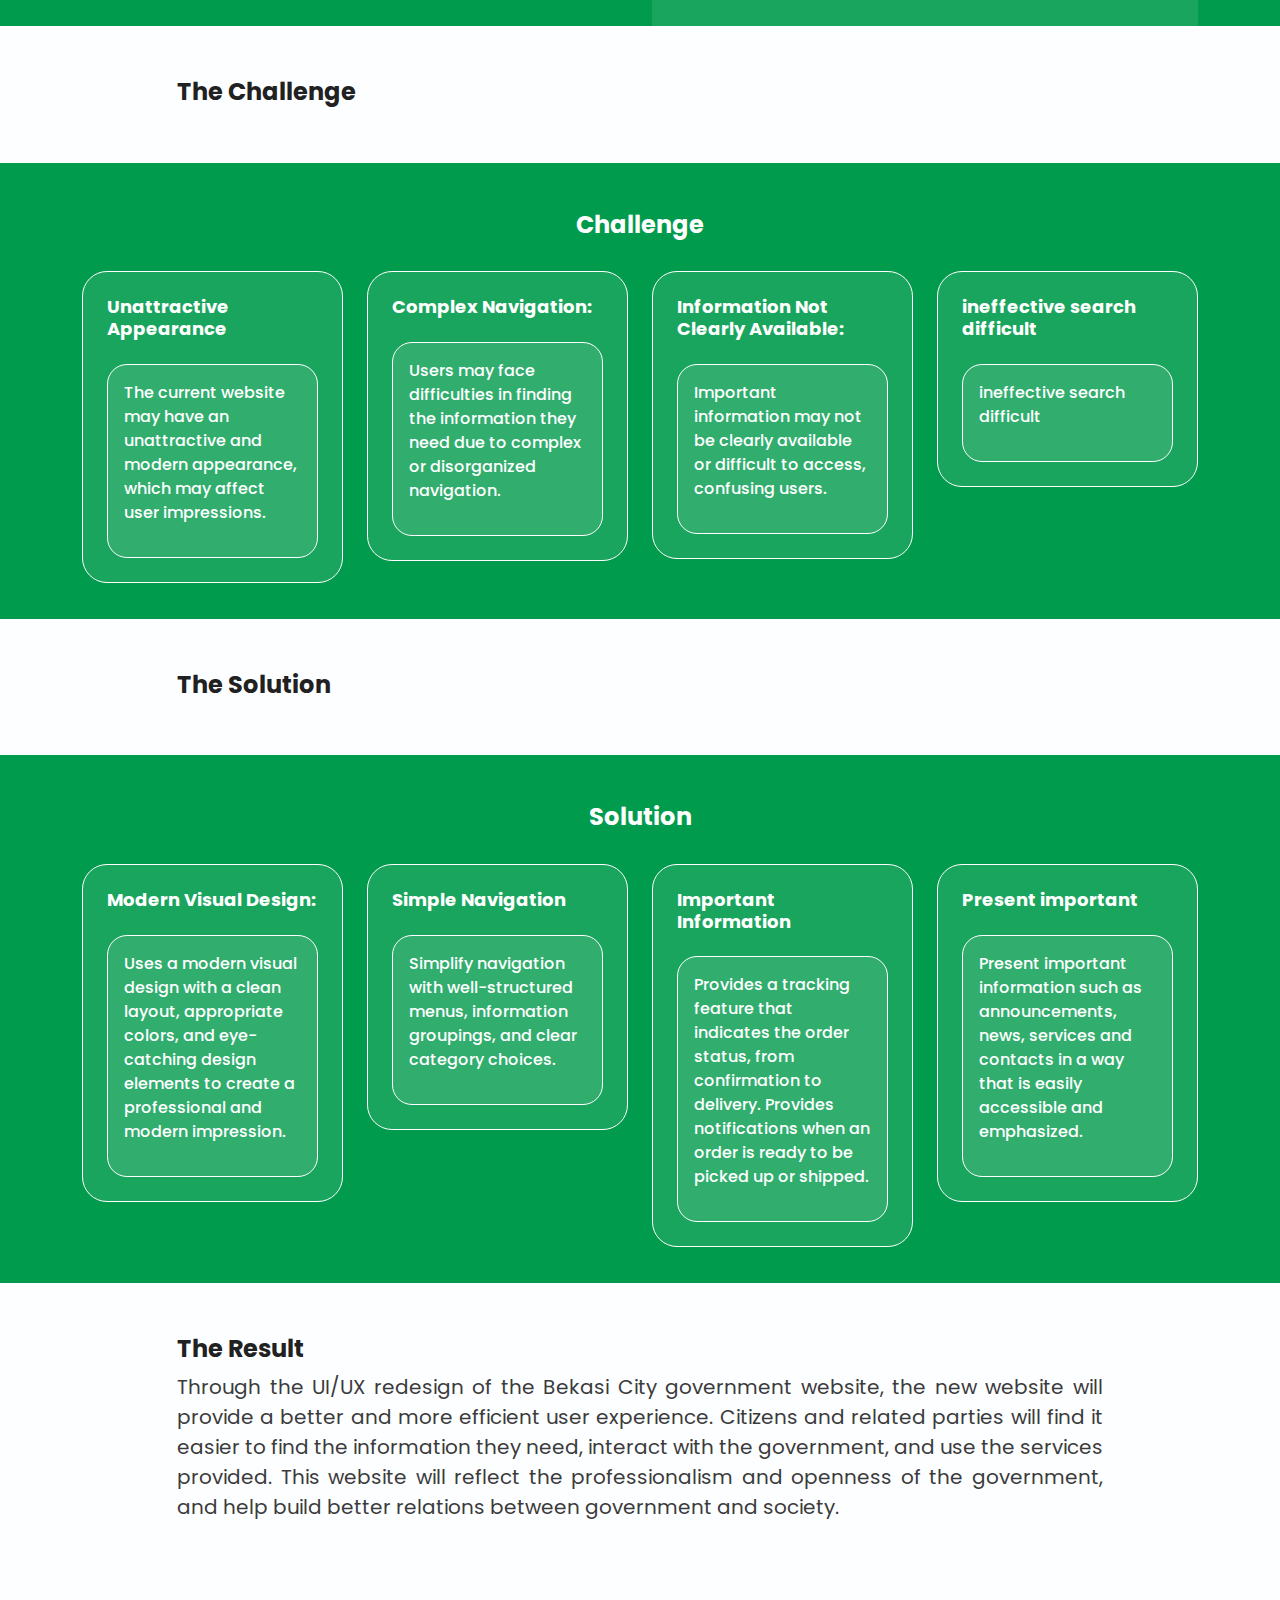
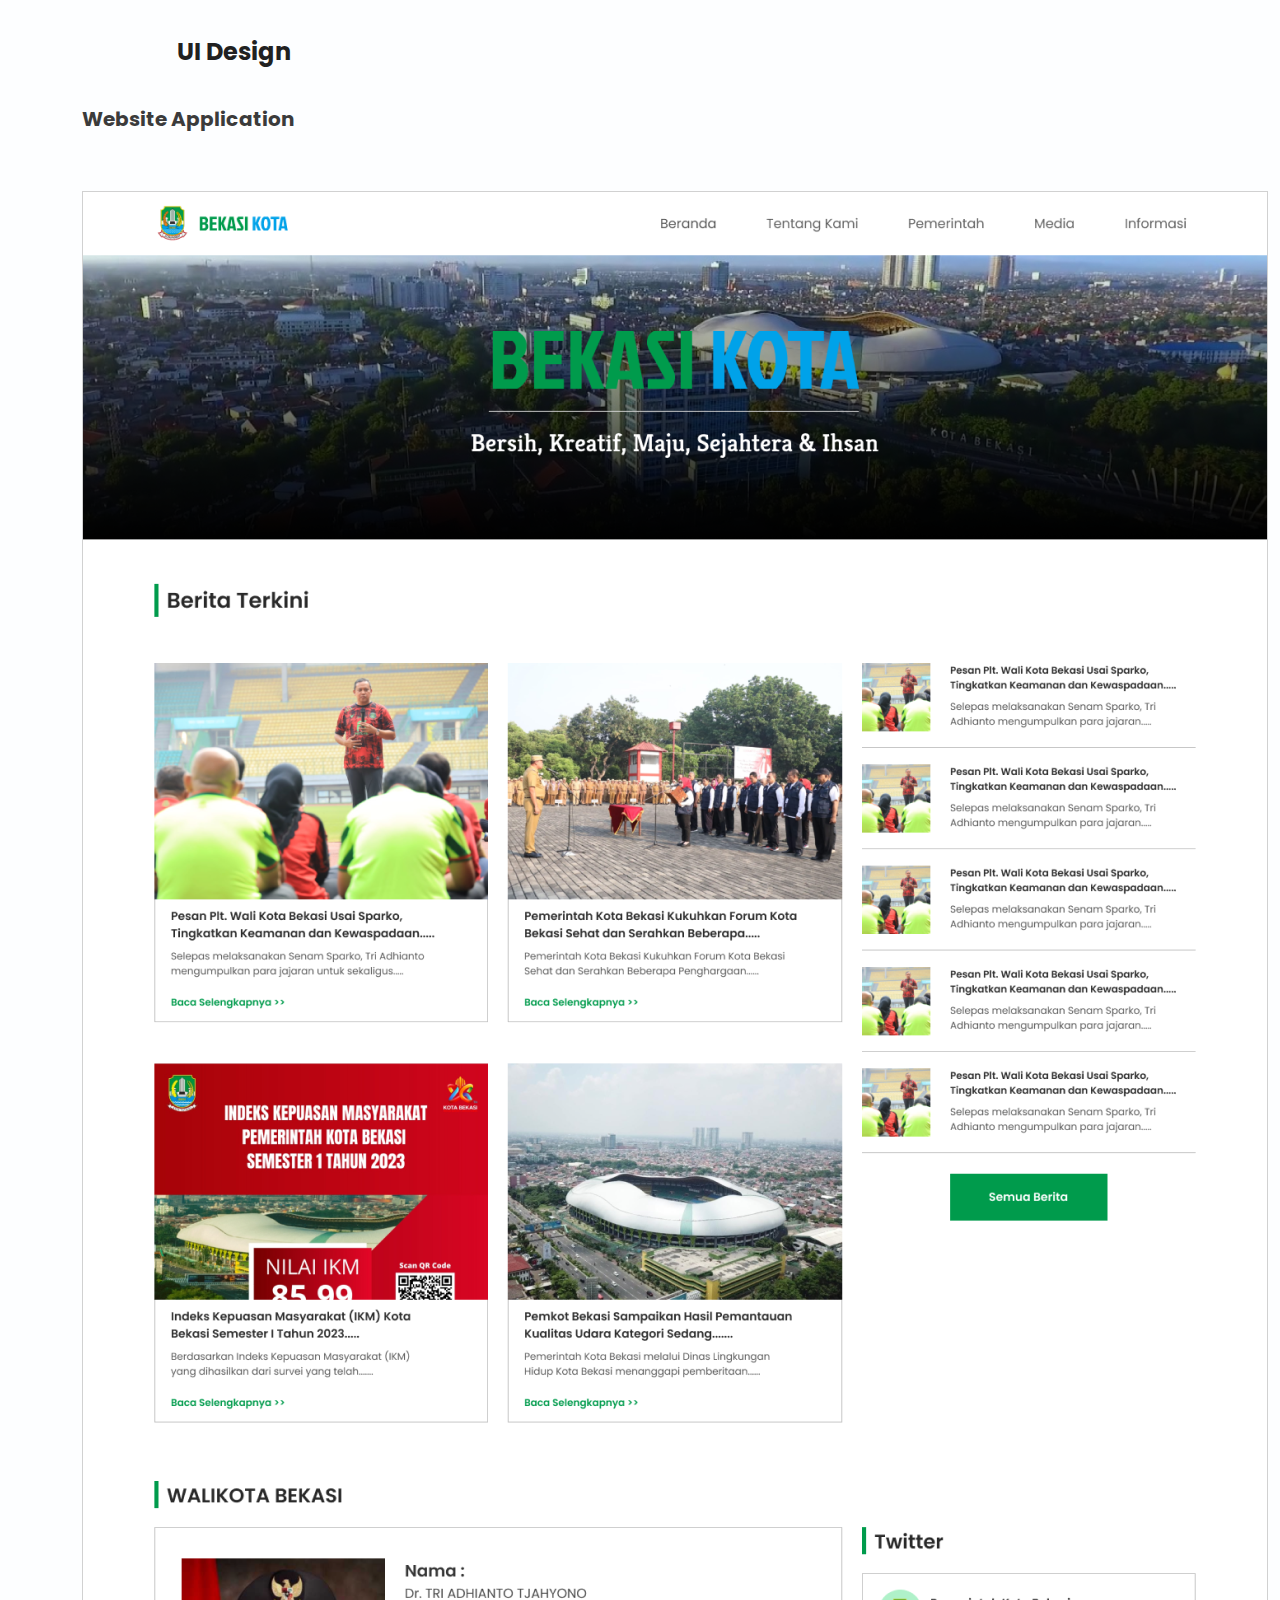
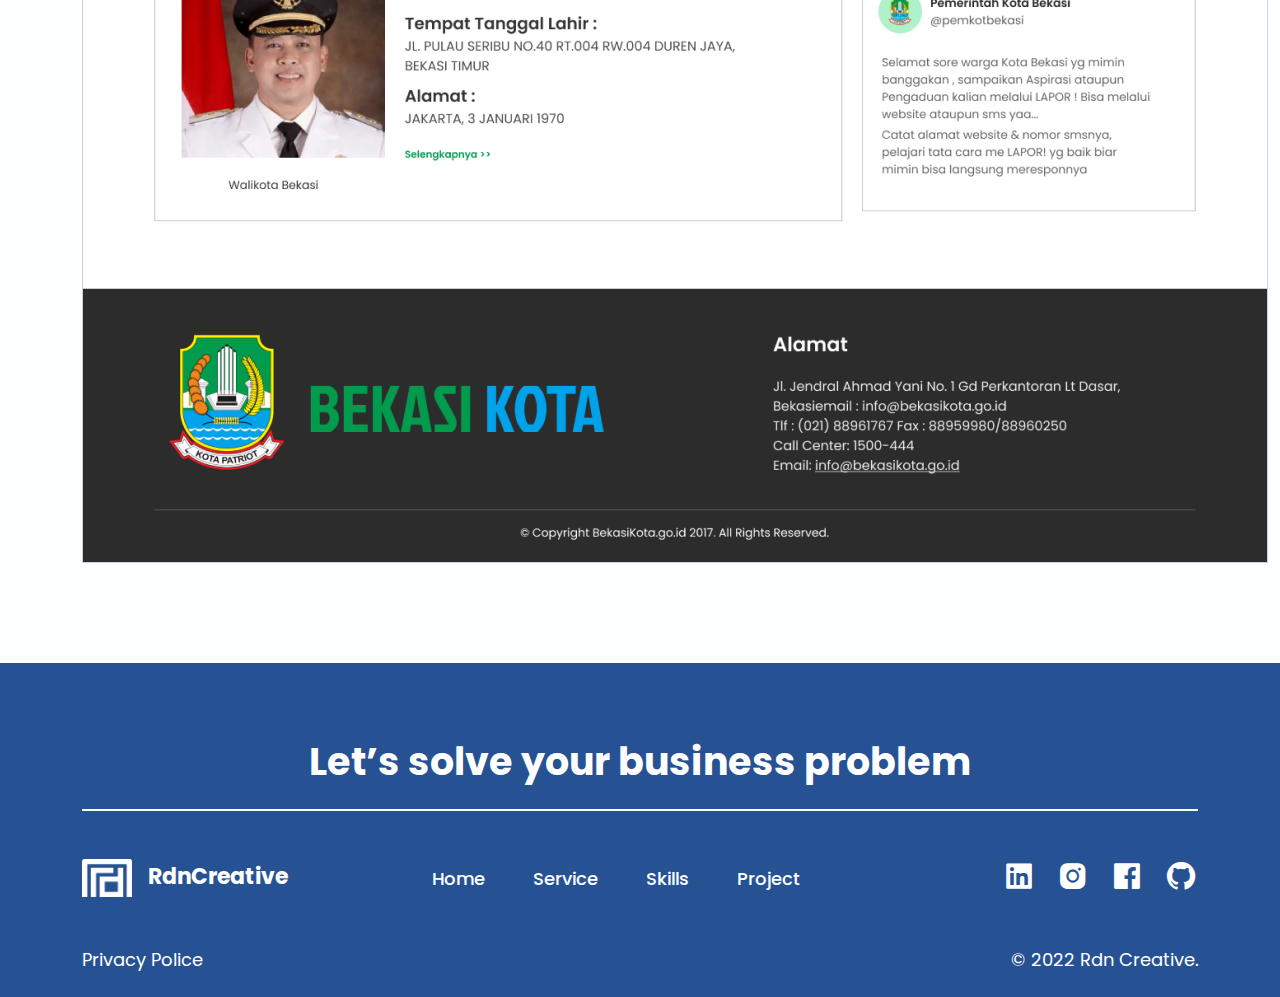
<file: Menu/detailuiux-7.html>
<!DOCTYPE html>
<html lang="en">
  <head>
    <meta charset="UTF-8" />
    <meta http-equiv="X-UA-Compatible" content="IE=edge" />
    <meta name="viewport" content="width=device-width, initial-scale=1.0" />

    <link rel="stylesheet" href="../Bootstrap/dist/css/bootstrap.min.css" />

    <link rel="stylesheet" href="../Style/main.css" />

    <link
      href="https://unpkg.com/boxicons@2.1.4/css/boxicons.min.css"
      rel="stylesheet"
    />

    <link rel="stylesheet" href="https://unpkg.com/aos@next/dist/aos.css" />

    <link rel="icon" type="images" href="../Images/icon.png" />

    <title>RdnCreative</title>
  </head>
  <body>
    <nav
      class="navbar navbar-expand-lg navbar-light bg-light py-3 shadow-sm fixed-top"
    >
      <div class="container">
        <a class="navbar-brand align-items-center" href="../index.html"
          ><img
            src="../Images/RDN Logo.png"
            alt=""
            width="50"
            class="me-3"
          />RdnCreative</a
        >
        <button
          class="navbar-toggler"
          type="button"
          data-bs-toggle="collapse"
          data-bs-target="#navbarNav"
          aria-controls="navbarNav"
          aria-expanded="false"
          aria-label="Toggle navigation"
        >
          <span class="navbar-toggler-icon"></span>
        </button>
        <div class="collapse navbar-collapse" id="navbarNav">
          <ul class="navbar-nav ms-auto align-items-lg-center" id="navbar-spy">
            <li class="nav-item me-lg-4 ms-3">
              <a class="nav-link" aria-current="page" href="../index.html#home"
                >Home</a
              >
            </li>
            <li class="nav-item me-lg-4 ms-3">
              <a class="nav-link active" href="../index.html#service"
                >Service</a
              >
            </li>
            <li class="nav-item me-lg-4 ms-3">
              <a class="nav-link" href="../index.html#skills">Skills</a>
            </li>
            <li class="nav-item me-lg-4 ms-3">
              <a class="nav-link" href="../index.html#project">Project</a>
            </li>
            <a href="../index.html#contact"
              ><button class="btn me-lg-5 me-0 mt-lg-0 mt-3 btn-contact">
                Contact
              </button></a
            >
          </ul>
        </div>
      </div>
    </nav>

    <!-- button back -->
    <section class="btn-back">
      <div class="container">
        <div class="row">
          <div class="text-end">
            <a href="service-uiux.html"
              ><button class="btn">
                <img src="../Images/icon-back.png" alt="" />
              </button>
              <p class="text-back me-3 mt-2">Back</p></a
            >
          </div>
        </div>
      </div>
    </section>
    <!-- Akhir button back -->

    <!-- detail ui ux -->
    <section class="content-uiux mt-4">
      <div class="container">
        <div class="row d-flex align-items-center">
          <div class="col-12 col-lg-5 offset-lg-1">
            <div class="detail-work d-flex align-items-center">
              <img src="../Images/icon.png" alt="" />
              <p class="ms-3">• work during 2023</p>
            </div>
            <h1 class="title-detailuiux">Redesign Website Kota Bekasi</h1>
            <p class="sub-detailuiux">Website Application</p>
          </div>
          <div class="col-12 col-lg-5 mt-lg-0 mt-3">
            <div class="card p-3">
              <div class="body-card d-flex justify-content-between mt-3">
                <div class="work-type">
                  <h2>Work Type</h2>
                  <ul>
                    <li>• Visual Design</li>
                    <li>• User Interface</li>
                    <li>• User Experience</li>
                  </ul>
                </div>
                <div class="tech-stack">
                  <h2>Tech Stack</h2>
                  <img src="../Images/Logo figma.png" alt="" />
                </div>
              </div>
            </div>
          </div>
        </div>
      </div>

      <div class="container-fluid bg-portofolio mt-5 p-0">
        <img
          src="../Images/UI UX/Detail UI UX 7/Detail UI UX 7.png"
          alt=""
          class="w-100 img-fluid"
        />
      </div>

      <div class="container header-background">
        <div class="row">
          <div class="col-lg-10 offset-lg-1 col-12">
            <h1>Background</h1>
            <p>
              The Municipal Government of Bekasi has an official website that
              functions as a center for information and public services for
              residents, entrepreneurs and related parties. However, today's
              website may face challenges in terms of optimal display,
              navigation and user experience. The aim of this project is to
              redesign the UI/UX of the Bekasi government website to improve
              accessibility, readability, and ease of use.
            </p>
          </div>
        </div>
      </div>

      <div class="introduction-uiux-6 mt-5">
        <div class="container">
          <div class="row">
            <div class="col-lg-6 col-12">
              <div class="introduction-1 my-4">
                <img
                  src="../Images/UI UX/Detail UI UX 7/Logo.png"
                  alt=""
                  class="w-100"
                />
                <p class="mt-3">
                  Rebuilding the user interface (UI) and user experience (UX) of
                  the Bekasi City government website.
                </p>
                <hr />
                <p>
                  This application will help customers to explore menus, place
                  orders, and make payments easily.
                </p>
              </div>
            </div>
            <div class="col-lg-6 col-12">
              <div class="introduction-2">
                <img
                  src="../Images/UI UX/Detail UI UX 7/Background.png"
                  alt=""
                  class="w-100"
                />
                <div class="stack-uiux">
                  <h1>Application</h1>
                  <div class="d-flex justify-content-between mt-4">
                    <p>
                      Rebuilding the user interface (UI)<br />and user
                      experience (UX) of
                      <br />
                      the Bekasi City government website.
                    </p>
                    <ul>
                      <li>• Visual Design</li>
                      <li>• User Interface</li>
                      <li>• User Experience</li>
                    </ul>
                  </div>
                </div>
              </div>
            </div>
          </div>
        </div>
      </div>

      <div class="container header-user">
        <div class="row">
          <div class="col-lg-10 offset-lg-1 col-12">
            <h1>The Challenge</h1>
          </div>
        </div>
      </div>

      <div class="design-sprint-6 mt-5">
        <div class="container">
          <div class="row text-center text-white">
            <div class="col-12 mt-5">
              <h1>Challenge</h1>
            </div>
          </div>

          <div class="row">
            <div class="col-lg-3 col-md-6 col-12">
              <div class="card-sprint mt-4 p-4">
                <h1 class="">Unattractive Appearance</h1>
                <div class="body-sprint mt-4 p-3">
                  <p>
                    The current website may have an unattractive and modern
                    appearance, which may affect user impressions.
                  </p>
                </div>
              </div>
            </div>

            <div class="col-lg-3 col-md-6 col-12">
              <div class="card-sprint mt-4 p-4">
                <h1 class="">Complex Navigation:</h1>
                <div class="body-sprint mt-4 p-3">
                  <p>
                    Users may face difficulties in finding the information they
                    need due to complex or disorganized navigation.
                  </p>
                </div>
              </div>
            </div>

            <div class="col-lg-3 col-md-6 col-12">
              <div class="card-sprint mt-4 p-4">
                <h1 class="">Information Not Clearly Available:</h1>
                <div class="body-sprint mt-4 p-3">
                  <p>
                    Important information may not be clearly available or
                    difficult to access, confusing users.
                  </p>
                </div>
              </div>
            </div>

            <div class="col-lg-3 col-md-6 col-12">
              <div class="card-sprint mt-4 p-4">
                <h1 class="">ineffective search difficult</h1>
                <div class="body-sprint mt-4 p-3">
                  <p>ineffective search difficult</p>
                </div>
              </div>
            </div>
          </div>
        </div>
      </div>

      <div class="container header-user">
        <div class="row">
          <div class="col-lg-10 offset-lg-1 col-12">
            <h1>The Solution</h1>
          </div>
        </div>
      </div>

      <div class="design-sprint-6 mt-5">
        <div class="container">
          <div class="row text-center text-white">
            <div class="col-12 mt-5">
              <h1>Solution</h1>
            </div>
          </div>

          <div class="row">
            <div class="col-lg-3 col-md-6 col-12">
              <div class="card-sprint mt-4 p-4">
                <h1 class="">Modern Visual Design:</h1>
                <div class="body-sprint mt-4 p-3">
                  <p>
                    Uses a modern visual design with a clean layout, appropriate
                    colors, and eye-catching design elements to create a
                    professional and modern impression.
                  </p>
                </div>
              </div>
            </div>

            <div class="col-lg-3 col-md-6 col-12">
              <div class="card-sprint mt-4 p-4">
                <h1 class="">Simple Navigation</h1>
                <div class="body-sprint mt-4 p-3">
                  <p>
                    Simplify navigation with well-structured menus, information
                    groupings, and clear category choices.
                  </p>
                </div>
              </div>
            </div>

            <div class="col-lg-3 col-md-6 col-12">
              <div class="card-sprint mt-4 p-4">
                <h1 class="">Important Information</h1>
                <div class="body-sprint mt-4 p-3">
                  <p>
                    Provides a tracking feature that indicates the order status,
                    from confirmation to delivery. Provides notifications when
                    an order is ready to be picked up or shipped.
                  </p>
                </div>
              </div>
            </div>

            <div class="col-lg-3 col-md-6 col-12">
              <div class="card-sprint mt-4 p-4">
                <h1 class="">Present important</h1>
                <div class="body-sprint mt-4 p-3">
                  <p>
                    Present important information such as announcements, news,
                    services and contacts in a way that is easily accessible and
                    emphasized.
                  </p>
                </div>
              </div>
            </div>
          </div>
        </div>
      </div>

      <div class="container header-result">
        <div class="row">
          <div class="col-lg-10 offset-lg-1 col-12">
            <h1>The Result</h1>
            <p>
              Through the UI/UX redesign of the Bekasi City government website,
              the new website will provide a better and more efficient user
              experience. Citizens and related parties will find it easier to
              find the information they need, interact with the government, and
              use the services provided. This website will reflect the
              professionalism and openness of the government, and help build
              better relations between government and society.
            </p>
          </div>
        </div>
      </div>

      <div class="container header-design mt-5">
        <div class="row">
          <div class="col-lg-10 offset-lg-1 col-12">
            <h1>UI Design</h1>
          </div>
        </div>

        <div class="row">
          <div class="col-12">
            <h3>Website Application</h3>
          </div>
        </div>

        <div class="row mt-5">
          <div class="col-12">
            <img src="../Images/UI UX/Detail UI UX 7/UI Design.png" alt="" />
          </div>
        </div>
      </div>
    </section>
    <!-- akhir detail ui ux -->

    <!-- footer -->
    <footer>
      <div class="container py-4">
        <div class="row">
          <div class="col-12 text-center mt-5">
            <h1 class="title-footer text-white mt-1">
              Let’s solve your business problem
            </h1>
            <div class="line-footer mt-4"></div>
          </div>
        </div>
        <div class="row mt-5 align-items-center">
          <div class="col-lg-3 col-12">
            <a class="align-items-center logo-footer" href="../index.html"
              ><img
                src="../Images/RDN Logo white.png"
                alt=""
                width="50"
                class="me-3"
              />RdnCreative</a
            >
          </div>
          <div class="col-lg-6 col-md-6 col-12 mt-lg-0 mt-4">
            <div class="item-footer">
              <div class="d-flex justify-content-center">
                <a href="../index.html#home" class="me-lg-5 me-4">Home</a>
                <a href="../index.html#service" class="me-lg-5 me-4">Service</a>
                <a href="../index.html#skills" class="me-lg-5 me-4">Skills</a>
                <a href="../index.html#project" class="me-lg-5 me-4">Project</a>
              </div>
            </div>
          </div>
          <div class="col-lg-3 col-md-6 col-12 mt-lg-0 mt-4">
            <div class="icon-footer text-lg-end text-center">
              <a
                href="https://www.linkedin.com/in/rafi-uddin-503392233/"
                target="_blank"
                ><i class="bx bxl-linkedin-square"></i
              ></a>
              <a href="https://www.instagram.com/rdndesain/" target="_blank"
                ><i class="bx bxl-instagram-alt ms-3"></i
              ></a>
              <a href="https://www.facebook.com/Rafiuddin230" target="_blank"
                ><i class="bx bxl-facebook-square ms-3"></i
              ></a>
              <a href="https://github.com/Rafiuddin230" target="_blank"
                ><i class="bx bxl-github ms-3"></i
              ></a>
            </div>
          </div>
        </div>
        <div class="row mt-5">
          <div
            class="footer-copyright d-flex align-items-center justify-content-between"
          >
            <a href="#">Privacy Police</a>
            <a href="#">© 2022 Rdn Creative.</a>
          </div>
        </div>
      </div>
    </footer>
    <!-- Akhir footer -->

    <!-- jquery -->
    <!-- jquery  -->
    <script
      src="https://cdnjs.cloudflare.com/ajax/libs/jquery/3.6.1/jquery.min.js"
      integrity="sha512-aVKKRRi/Q/YV+4mjoKBsE4x3H+BkegoM/em46NNlCqNTmUYADjBbeNefNxYV7giUp0VxICtqdrbqU7iVaeZNXA=="
      crossorigin="anonymous"
      referrerpolicy="no-referrer"
    ></script>

    <script src="https://unpkg.com/aos@next/dist/aos.js"></script>

    <script src="../Bootstrap/dist/js/bootstrap.bundle.min.js"></script>
    <script src="../Js/script.js"></script>
  </body>
</html>
</file>
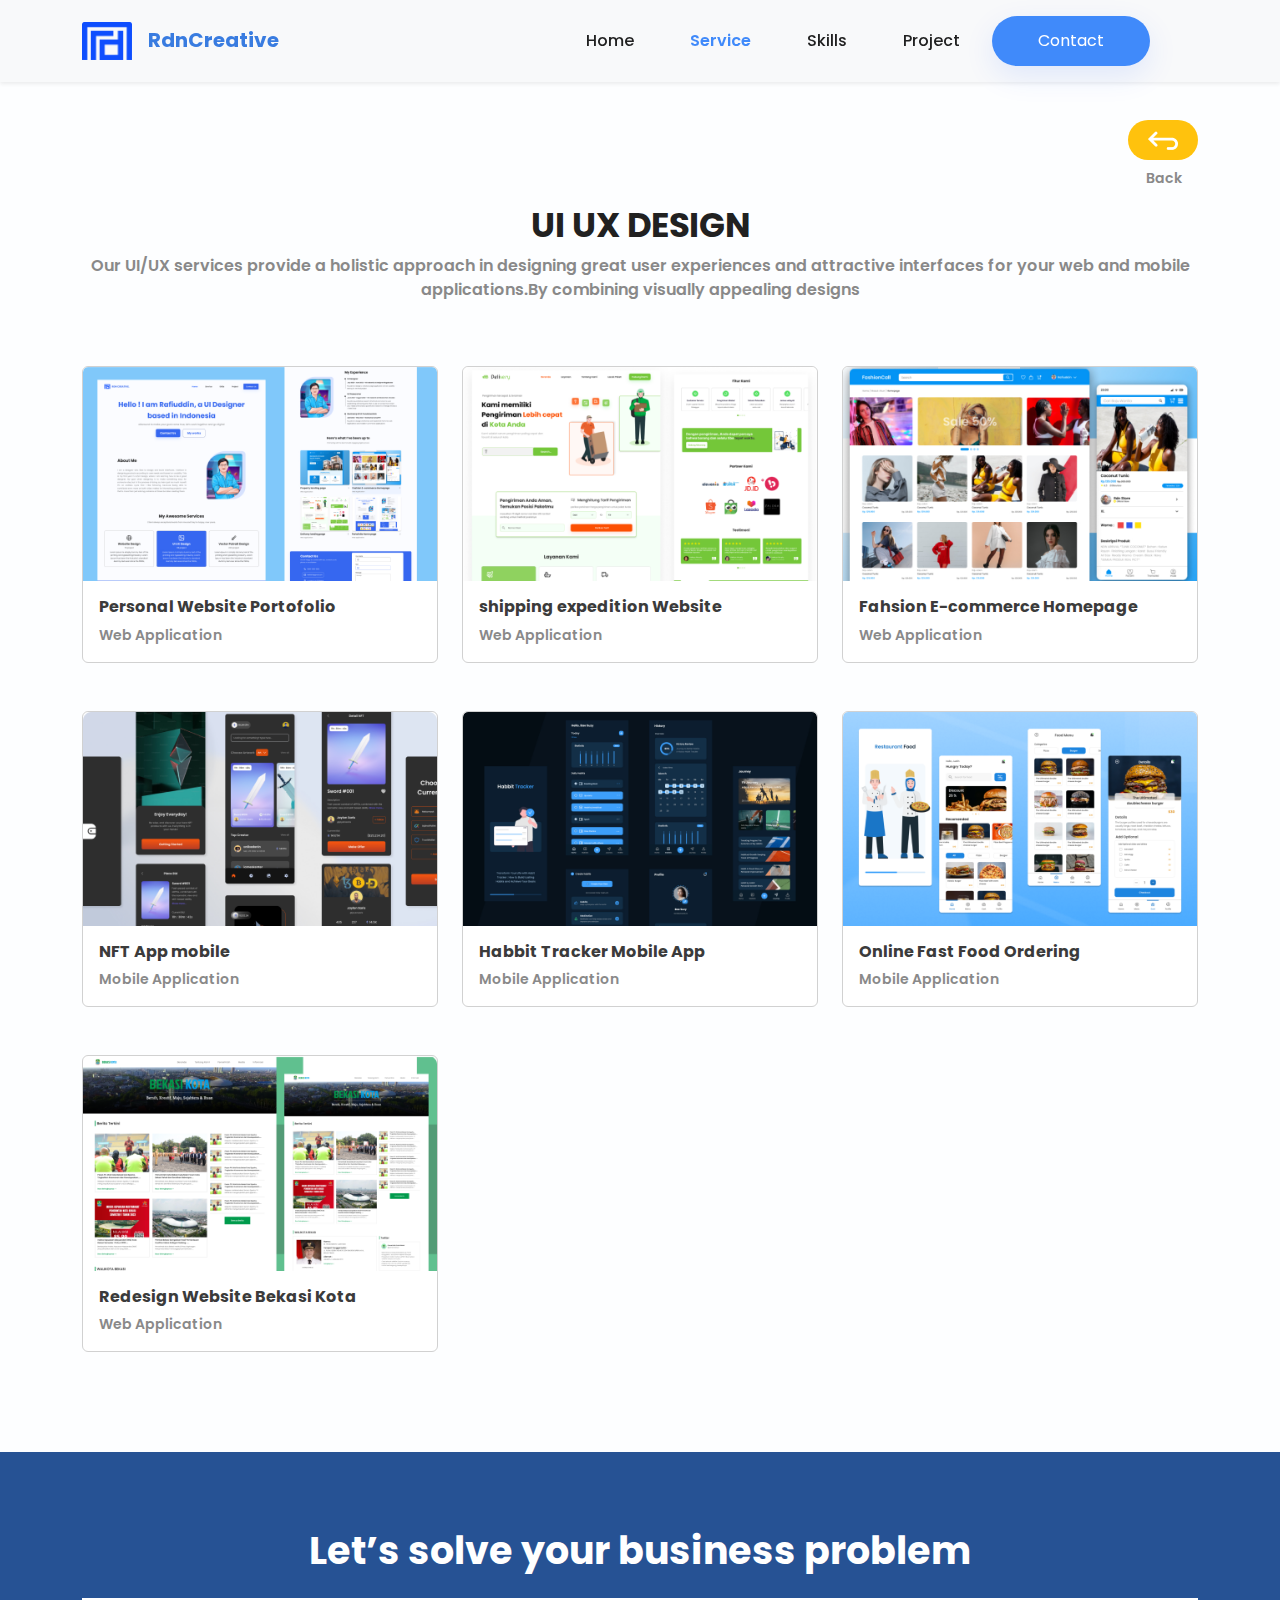
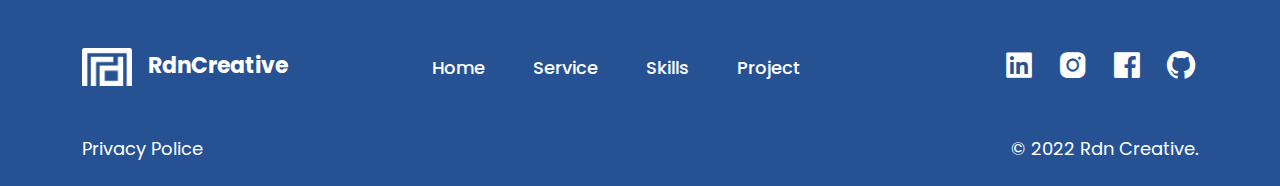
<file: Menu/service-uiux.html>
<!DOCTYPE html>
<html lang="en">
  <head>
    <meta charset="UTF-8" />
    <meta http-equiv="X-UA-Compatible" content="IE=edge" />
    <meta name="viewport" content="width=device-width, initial-scale=1.0" />

    <link rel="stylesheet" href="../Bootstrap/dist/css/bootstrap.min.css" />

    <link rel="stylesheet" href="../Style/main.css" />

    <link
      href="https://unpkg.com/boxicons@2.1.4/css/boxicons.min.css"
      rel="stylesheet"
    />

    <link rel="stylesheet" href="https://unpkg.com/aos@next/dist/aos.css" />

    <link rel="icon" type="images" href="../Images/icon.png" />

    <title>RdnCreative</title>
  </head>
  <body>
    <nav
      class="navbar navbar-expand-lg navbar-light bg-light py-3 shadow-sm fixed-top"
    >
      <div class="container">
        <a class="navbar-brand align-items-center" href="../index.html"
          ><img
            src="../Images/RDN Logo.png"
            alt=""
            width="50"
            class="me-3"
          />RdnCreative</a
        >
        <button
          class="navbar-toggler"
          type="button"
          data-bs-toggle="collapse"
          data-bs-target="#navbarNav"
          aria-controls="navbarNav"
          aria-expanded="false"
          aria-label="Toggle navigation"
        >
          <span class="navbar-toggler-icon"></span>
        </button>
        <div class="collapse navbar-collapse" id="navbarNav">
          <ul class="navbar-nav ms-auto align-items-lg-center" id="navbar-spy">
            <li class="nav-item me-lg-4 ms-3">
              <a class="nav-link" aria-current="page" href="../index.html#home"
                >Home</a
              >
            </li>
            <li class="nav-item me-lg-4 ms-3">
              <a class="nav-link active" href="../index.html#service"
                >Service</a
              >
            </li>
            <li class="nav-item me-lg-4 ms-3">
              <a class="nav-link" href="../index.html#skills">Skills</a>
            </li>
            <li class="nav-item me-lg-4 ms-3">
              <a class="nav-link" href="../index.html#project">Project</a>
            </li>
            <a href="../index.html#contact"
              ><button class="btn me-lg-5 me-0 mt-lg-0 mt-3 btn-contact">
                Contact
              </button></a
            >
          </ul>
        </div>
      </div>
    </nav>

    <!-- button back -->
    <section class="btn-back">
      <div class="container">
        <div class="row">
          <div class="text-end">
            <a href="../index.html#service"
              ><button class="btn">
                <img src="../Images/icon-back.png" alt="" />
              </button>
              <p class="text-back me-3 mt-2">Back</p></a
            >
          </div>
        </div>
      </div>
    </section>
    <!-- Akhir button back -->

    <!-- Portofolio UI UX -->
    <section class="portofolio-uiux">
      <div class="container">
        <div class="row text-center">
          <h1 class="title-portofolio">UI UX DESIGN</h1>
          <p class="subtitle-portofolio">
            Our UI/UX services provide a holistic approach in designing great
            user experiences and attractive interfaces for your web and mobile
            applications.By combining visually appealing designs
          </p>
        </div>
        <div class="row">
          <div class="col-lg-4 col-md-6 col-12 mt-5">
            <a href="detailuiux-1.html"
              ><div class="card">
                <img
                  src="../Images/Portofolio 4.png"
                  class="card-img-top"
                  alt=""
                />
                <div class="card-body-portofolio ms-3">
                  <h5 class="titlecard-portofolio">
                    Personal Website Portofolio
                  </h5>
                  <p class="subcard-portofolio">Web Application</p>
                </div>
              </div></a
            >
          </div>

          <div class="col-lg-4 col-md-6 col-12 mt-5">
            <a href="detailuiux-2.html"
              ><div class="card">
                <img
                  src="../Images/Portofolio 2.png"
                  class="card-img-top"
                  alt=""
                />
                <div class="card-body-portofolio ms-3">
                  <h5 class="titlecard-portofolio">
                    shipping expedition Website
                  </h5>
                  <p class="subcard-portofolio">Web Application</p>
                </div>
              </div></a
            >
          </div>

          <div class="col-lg-4 col-md-6 col-12 mt-5">
            <a href="detailuiux-3.html"
              ><div class="card">
                <img
                  src="../Images/Portofolio 1.png"
                  class="card-img-top"
                  alt=""
                />
                <div class="card-body-portofolio ms-3">
                  <h5 class="titlecard-portofolio">
                    Fahsion E-commerce Homepage
                  </h5>
                  <p class="subcard-portofolio">Web Application</p>
                </div>
              </div></a
            >
          </div>

          <div class="col-lg-4 col-md-6 col-12 mt-5">
            <a href="detailuiux-4.html"
              ><div class="card">
                <img
                  src="../Images/Portofolio 10.png"
                  class="card-img-top"
                  alt=""
                />
                <div class="card-body-portofolio ms-3">
                  <h5 class="titlecard-portofolio">NFT App mobile</h5>
                  <p class="subcard-portofolio">Mobile Application</p>
                </div>
              </div></a
            >
          </div>

          <div class="col-lg-4 col-md-6 col-12 mt-5">
            <a href="detailuiux-5.html"
              ><div class="card">
                <img
                  src="../Images/Portofolio 5.png"
                  class="card-img-top"
                  alt=""
                />
                <div class="card-body-portofolio ms-3">
                  <h5 class="titlecard-portofolio">
                    Habbit Tracker Mobile App
                  </h5>
                  <p class="subcard-portofolio">Mobile Application</p>
                </div>
              </div></a
            >
          </div>

          <div class="col-lg-4 col-md-6 col-12 mt-5">
            <a href="detailuiux-6.html"
              ><div class="card">
                <img
                  src="../Images/Portofolio 6.png"
                  class="card-img-top"
                  alt=""
                />
                <div class="card-body-portofolio ms-3">
                  <h5 class="titlecard-portofolio">
                    Online Fast Food Ordering
                  </h5>
                  <p class="subcard-portofolio">Mobile Application</p>
                </div>
              </div></a
            >
          </div>

          <div class="col-lg-4 col-md-6 col-12 mt-5">
            <a href="detailuiux-7.html"
              ><div class="card">
                <img
                  src="../Images/Portofolio 11.png"
                  class="card-img-top"
                  alt=""
                />
                <div class="card-body-portofolio ms-3">
                  <h5 class="titlecard-portofolio">
                    Redesign Website Bekasi Kota
                  </h5>
                  <p class="subcard-portofolio">Web Application</p>
                </div>
              </div></a
            >
          </div>
        </div>
        <!-- <div class="row">
          <div class="btn-load text-center mt-5">
            <button class="btn">Load More</button>
          </div>
        </div> -->
      </div>
    </section>
    <!-- Akhir Portofolio UI UX -->

    <!-- footer -->
    <footer>
      <div class="container py-4">
        <div class="row">
          <div class="col-12 text-center mt-5">
            <h1 class="title-footer text-white mt-1">
              Let’s solve your business problem
            </h1>
            <div class="line-footer mt-4"></div>
          </div>
        </div>
        <div class="row mt-5 align-items-center">
          <div class="col-lg-3 col-12">
            <a class="align-items-center logo-footer" href="../index.html"
              ><img
                src="../Images/RDN Logo white.png"
                alt=""
                width="50"
                class="me-3"
              />RdnCreative</a
            >
          </div>
          <div class="col-lg-6 col-md-6 col-12 mt-lg-0 mt-4">
            <div class="item-footer">
              <div class="d-flex justify-content-center">
                <a href="../index.html#home" class="me-lg-5 me-4">Home</a>
                <a href="../index.html#service" class="me-lg-5 me-4">Service</a>
                <a href="../index.html#skills" class="me-lg-5 me-4">Skills</a>
                <a href="../index.html#project" class="me-lg-5 me-4">Project</a>
              </div>
            </div>
          </div>
          <div class="col-lg-3 col-md-6 col-12 mt-lg-0 mt-4">
            <div class="icon-footer text-lg-end text-center">
              <a
                href="https://www.linkedin.com/in/rafi-uddin-503392233/"
                target="_blank"
                ><i class="bx bxl-linkedin-square"></i
              ></a>
              <a href="https://www.instagram.com/rdndesain/" target="_blank"
                ><i class="bx bxl-instagram-alt ms-3"></i
              ></a>
              <a href="https://www.facebook.com/Rafiuddin230" target="_blank"
                ><i class="bx bxl-facebook-square ms-3"></i
              ></a>
              <a href="https://github.com/Rafiuddin230" target="_blank"
                ><i class="bx bxl-github ms-3"></i
              ></a>
            </div>
          </div>
        </div>
        <div class="row mt-5">
          <div
            class="footer-copyright d-flex align-items-center justify-content-between"
          >
            <a href="#">Privacy Police</a>
            <a href="#">© 2022 Rdn Creative.</a>
          </div>
        </div>
      </div>
    </footer>
    <!-- Akhir footer -->

    <!-- jquery -->
    <!-- jquery  -->
    <script
      src="https://cdnjs.cloudflare.com/ajax/libs/jquery/3.6.1/jquery.min.js"
      integrity="sha512-aVKKRRi/Q/YV+4mjoKBsE4x3H+BkegoM/em46NNlCqNTmUYADjBbeNefNxYV7giUp0VxICtqdrbqU7iVaeZNXA=="
      crossorigin="anonymous"
      referrerpolicy="no-referrer"
    ></script>

    <script src="https://unpkg.com/aos@next/dist/aos.js"></script>

    <script src="../Bootstrap/dist/js/bootstrap.bundle.min.js"></script>
    <script src="../Js/script.js"></script>
  </body>
</html>
</file>
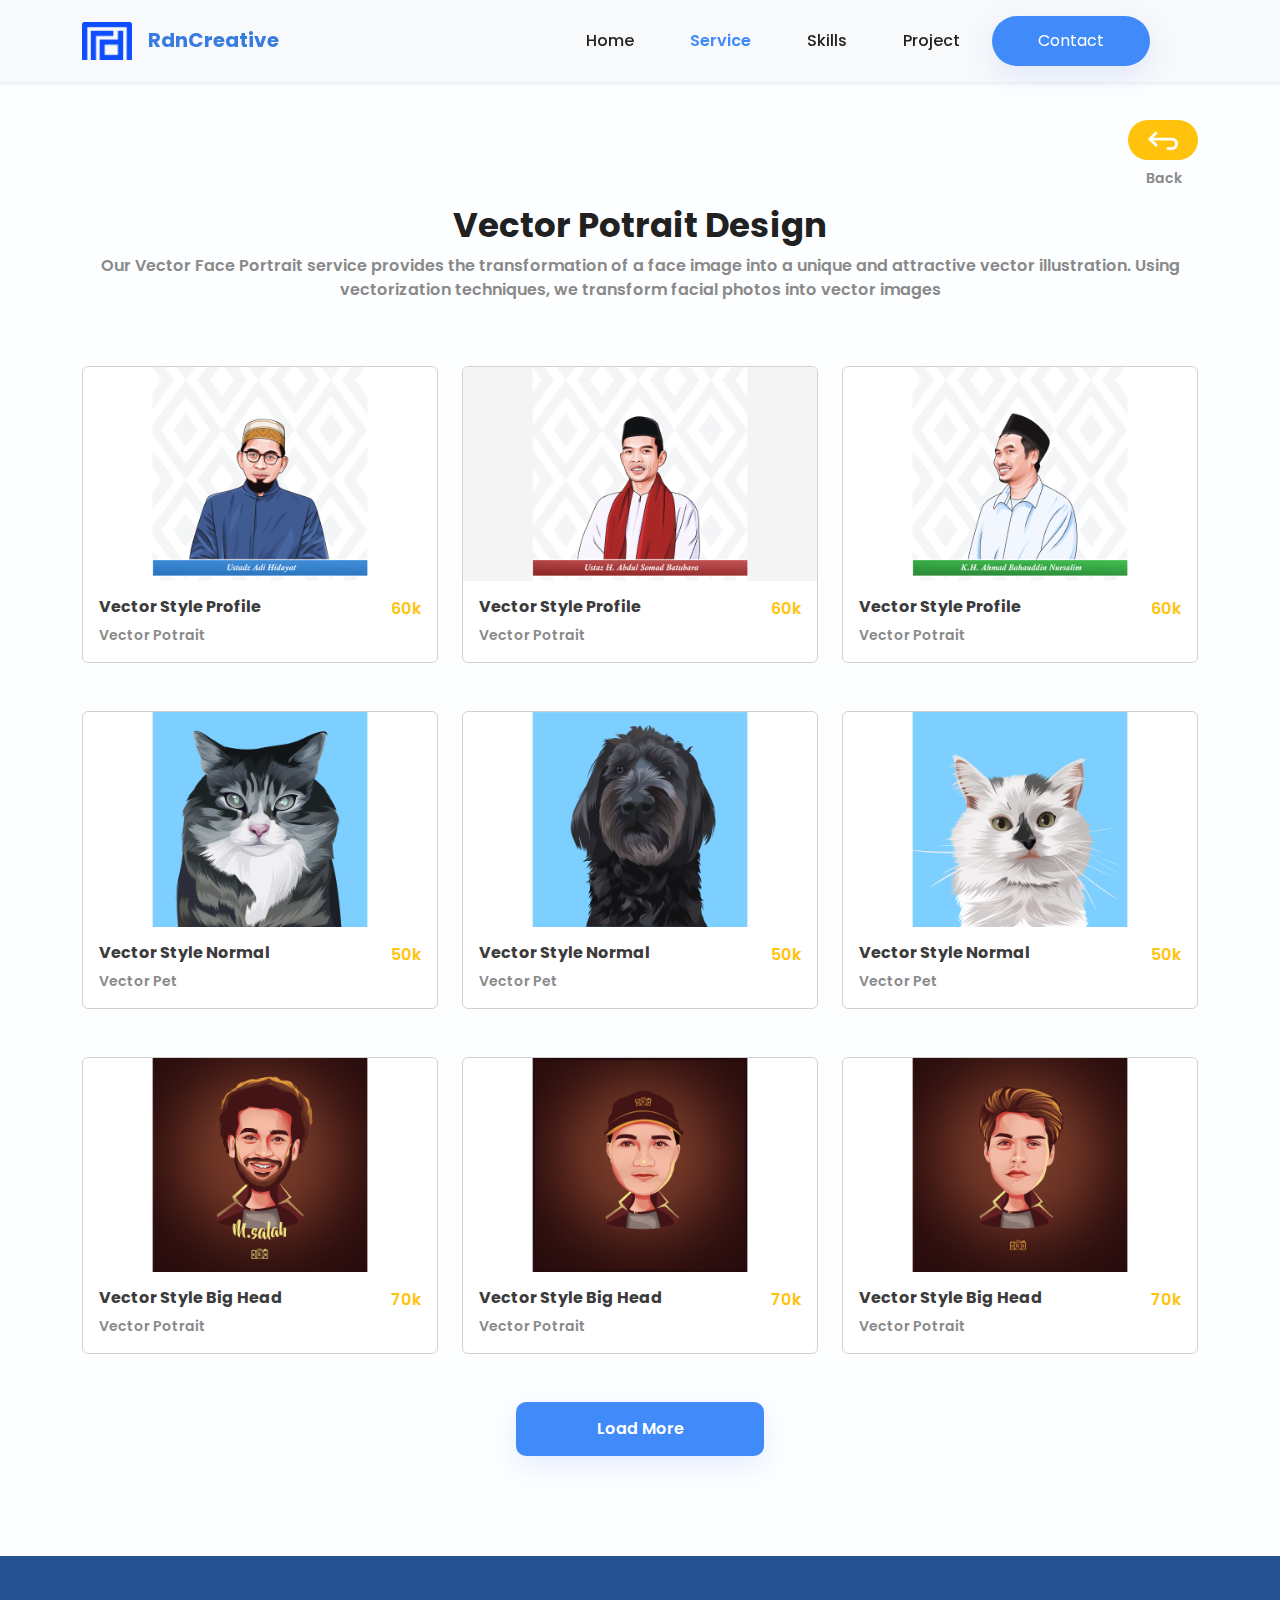
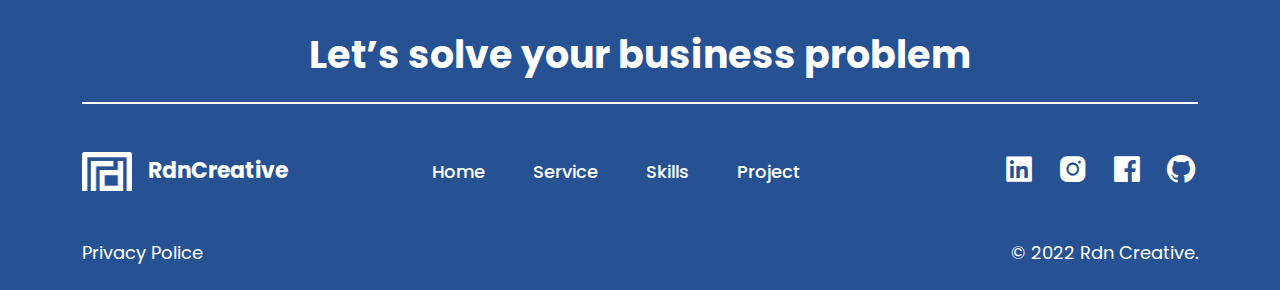
<file: Menu/service-vector.html>
<!DOCTYPE html>
<html lang="en">
  <head>
    <meta charset="UTF-8" />
    <meta http-equiv="X-UA-Compatible" content="IE=edge" />
    <meta name="viewport" content="width=device-width, initial-scale=1.0" />

    <link rel="stylesheet" href="../Bootstrap/dist/css/bootstrap.min.css" />

    <link rel="stylesheet" href="../Style/main.css" />

    <link
      href="https://unpkg.com/boxicons@2.1.4/css/boxicons.min.css"
      rel="stylesheet"
    />

    <link rel="stylesheet" href="https://unpkg.com/aos@next/dist/aos.css" />

    <link rel="icon" type="images" href="../Images/icon.png" />

    <title>RdnCreative</title>
  </head>
  <body>
    <nav
      class="navbar navbar-expand-lg navbar-light bg-light py-3 shadow-sm fixed-top"
    >
      <div class="container">
        <a class="navbar-brand align-items-center" href="../index.html"
          ><img
            src="../Images/RDN Logo.png"
            alt=""
            width="50"
            class="me-3"
          />RdnCreative</a
        >
        <button
          class="navbar-toggler"
          type="button"
          data-bs-toggle="collapse"
          data-bs-target="#navbarNav"
          aria-controls="navbarNav"
          aria-expanded="false"
          aria-label="Toggle navigation"
        >
          <span class="navbar-toggler-icon"></span>
        </button>
        <div class="collapse navbar-collapse" id="navbarNav">
          <ul class="navbar-nav ms-auto align-items-lg-center" id="navbar-spy">
            <li class="nav-item me-lg-4 ms-3">
              <a class="nav-link" aria-current="page" href="../index.html#home"
                >Home</a
              >
            </li>
            <li class="nav-item me-lg-4 ms-3">
              <a class="nav-link active" href="../index.html#service"
                >Service</a
              >
            </li>
            <li class="nav-item me-lg-4 ms-3">
              <a class="nav-link" href="../index.html#skills">Skills</a>
            </li>
            <li class="nav-item me-lg-4 ms-3">
              <a class="nav-link" href="../index.html#project">Project</a>
            </li>
            <a href="../index.html#contact"
              ><button class="btn me-lg-5 me-0 mt-lg-0 mt-3 btn-contact">
                Contact
              </button></a
            >
          </ul>
        </div>
      </div>
    </nav>

    <!-- button back -->
    <section class="btn-back">
      <div class="container">
        <div class="row">
          <div class="text-end">
            <a href="../index.html#service"
              ><button class="btn">
                <img src="../Images/icon-back.png" alt="" />
              </button>
              <p class="text-back me-3 mt-2">Back</p></a
            >
          </div>
        </div>
      </div>
    </section>
    <!-- Akhir button back -->

    <!-- Vector Potrait -->
    <section class="portofolio-vector" id="project">
      <div class="container">
        <div class="row text-center">
          <h1 class="title-portofolio">Vector Potrait Design</h1>
          <p class="subtitle-portofolio">
            Our Vector Face Portrait service provides the transformation of a
            face image into a unique and attractive vector illustration. Using
            vectorization techniques, we transform facial photos into vector
            images
          </p>
        </div>
        <div class="row">
          <div class="col-lg-4 col-md-6 col-12 mt-5">
            <a href="#"
              ><div class="card">
                <img
                  src="../Images/Project Vector 1.png"
                  class="card-img-top"
                  alt=""
                />
                <div class="card-body-portofolio ms-3">
                  <div class="d-flex justify-content-between mt-3">
                    <h5 class="title-vector mb-0">Vector Style Profile</h5>
                    <p class="me-3 harga-vector mb-0">60k</p>
                  </div>

                  <p class="sub-vector">Vector Potrait</p>
                </div>
              </div></a
            >
          </div>

          <div class="col-lg-4 col-md-6 col-12 mt-5">
            <a href="#"
              ><div class="card">
                <img
                  src="../Images/Project Vector 2.png"
                  class="card-img-top"
                  alt=""
                />
                <div class="card-body-portofolio ms-3">
                  <div class="d-flex justify-content-between mt-3">
                    <h5 class="title-vector mb-0">Vector Style Profile</h5>
                    <p class="me-3 harga-vector mb-0">60k</p>
                  </div>

                  <p class="sub-vector">Vector Potrait</p>
                </div>
              </div></a
            >
          </div>

          <div class="col-lg-4 col-md-6 col-12 mt-5">
            <a href="#"
              ><div class="card">
                <img
                  src="../Images/Project Vector 3.png"
                  class="card-img-top"
                  alt=""
                />
                <div class="card-body-portofolio ms-3">
                  <div class="d-flex justify-content-between mt-3">
                    <h5 class="title-vector mb-0">Vector Style Profile</h5>
                    <p class="me-3 harga-vector mb-0">60k</p>
                  </div>

                  <p class="sub-vector">Vector Potrait</p>
                </div>
              </div></a
            >
          </div>

          <div class="col-lg-4 col-md-6 col-12 mt-5">
            <a href="#"
              ><div class="card">
                <img
                  src="../Images/Project Vector 4.png"
                  class="card-img-top"
                  alt=""
                />
                <div class="card-body-portofolio ms-3">
                  <div class="d-flex justify-content-between mt-3">
                    <h5 class="title-vector mb-0">Vector Style Normal</h5>
                    <p class="me-3 harga-vector mb-0">50k</p>
                  </div>

                  <p class="sub-vector">Vector Pet</p>
                </div>
              </div></a
            >
          </div>

          <div class="col-lg-4 col-md-6 col-12 mt-5">
            <a href="#"
              ><div class="card">
                <img
                  src="../Images/Project Vector 5.png"
                  class="card-img-top"
                  alt=""
                />
                <div class="card-body-portofolio ms-3">
                  <div class="d-flex justify-content-between mt-3">
                    <h5 class="title-vector mb-0">Vector Style Normal</h5>
                    <p class="me-3 harga-vector mb-0">50k</p>
                  </div>

                  <p class="sub-vector">Vector Pet</p>
                </div>
              </div></a
            >
          </div>

          <div class="col-lg-4 col-md-6 col-12 mt-5">
            <a href="#"
              ><div class="card">
                <img
                  src="../Images/Project Vector 6.png"
                  class="card-img-top"
                  alt=""
                />
                <div class="card-body-portofolio ms-3">
                  <div class="d-flex justify-content-between mt-3">
                    <h5 class="title-vector mb-0">Vector Style Normal</h5>
                    <p class="me-3 harga-vector mb-0">50k</p>
                  </div>

                  <p class="sub-vector">Vector Pet</p>
                </div>
              </div></a
            >
          </div>

          <div class="col-lg-4 col-md-6 col-12 mt-5">
            <a href="#"
              ><div class="card">
                <img
                  src="../Images/Project Vector 7.png"
                  class="card-img-top"
                  alt=""
                />
                <div class="card-body-portofolio ms-3">
                  <div class="d-flex justify-content-between mt-3">
                    <h5 class="title-vector mb-0">Vector Style Big Head</h5>
                    <p class="me-3 harga-vector mb-0">70k</p>
                  </div>

                  <p class="sub-vector">Vector Potrait</p>
                </div>
              </div></a
            >
          </div>

          <div class="col-lg-4 col-md-6 col-12 mt-5">
            <a href="#"
              ><div class="card">
                <img
                  src="../Images/Project Vector 8.png"
                  class="card-img-top"
                  alt=""
                />
                <div class="card-body-portofolio ms-3">
                  <div class="d-flex justify-content-between mt-3">
                    <h5 class="title-vector mb-0">Vector Style Big Head</h5>
                    <p class="me-3 harga-vector mb-0">70k</p>
                  </div>

                  <p class="sub-vector">Vector Potrait</p>
                </div>
              </div></a
            >
          </div>

          <div class="col-lg-4 col-md-6 col-12 mt-5">
            <a href="#"
              ><div class="card">
                <img
                  src="../Images/Project Vector 9.png"
                  class="card-img-top"
                  alt=""
                />
                <div class="card-body-portofolio ms-3">
                  <div class="d-flex justify-content-between mt-3">
                    <h5 class="title-vector mb-0">Vector Style Big Head</h5>
                    <p class="me-3 harga-vector mb-0">70k</p>
                  </div>

                  <p class="sub-vector">Vector Potrait</p>
                </div>
              </div></a
            >
          </div>
        </div>
        <div class="row">
          <div class="btn-load text-center mt-5">
            <button class="btn">Load More</button>
          </div>
        </div>
      </div>
    </section>
    <!-- Akhir Vector Potrait -->

    <!-- footer -->
    <footer>
      <div class="container py-4">
        <div class="row">
          <div class="col-12 text-center mt-5">
            <h1 class="title-footer text-white mt-1">
              Let’s solve your business problem
            </h1>
            <div class="line-footer mt-4"></div>
          </div>
        </div>
        <div class="row mt-5 align-items-center">
          <div class="col-lg-3 col-12">
            <a class="align-items-center logo-footer" href="#"
              ><img
                src="../Images/RDN Logo white.png"
                alt=""
                width="50"
                class="me-3"
              />RdnCreative</a
            >
          </div>
          <div class="col-lg-6 col-md-6 col-12 mt-lg-0 mt-4">
            <div class="item-footer">
              <div class="d-flex justify-content-center">
                <a href="../index.html#home" class="me-lg-5 me-4">Home</a>
                <a href="../index.html#service" class="me-lg-5 me-4">Service</a>
                <a href="../index.html#skills" class="me-lg-5 me-4">Skills</a>
                <a href="../index.html#project" class="me-lg-5 me-4">Project</a>
              </div>
            </div>
          </div>
          <div class="col-lg-3 col-md-6 col-12 mt-lg-0 mt-4">
            <div class="icon-footer text-lg-end text-center">
              <a
                href="https://www.linkedin.com/in/rafi-uddin-503392233/"
                target="_blank"
                ><i class="bx bxl-linkedin-square"></i
              ></a>
              <a href="https://www.instagram.com/rdndesain/" target="_blank"
                ><i class="bx bxl-instagram-alt ms-3"></i
              ></a>
              <a href="https://www.facebook.com/Rafiuddin230" target="_blank"
                ><i class="bx bxl-facebook-square ms-3"></i
              ></a>
              <a href="https://github.com/Rafiuddin230" target="_blank"
                ><i class="bx bxl-github ms-3"></i
              ></a>
            </div>
          </div>
        </div>
        <div class="row mt-5">
          <div
            class="footer-copyright d-flex align-items-center justify-content-between"
          >
            <a href="#">Privacy Police</a>
            <a href="#">© 2022 Rdn Creative.</a>
          </div>
        </div>
      </div>
    </footer>
    <!-- Akhir footer -->

    <!-- jquery -->
    <!-- jquery  -->
    <script
      src="https://cdnjs.cloudflare.com/ajax/libs/jquery/3.6.1/jquery.min.js"
      integrity="sha512-aVKKRRi/Q/YV+4mjoKBsE4x3H+BkegoM/em46NNlCqNTmUYADjBbeNefNxYV7giUp0VxICtqdrbqU7iVaeZNXA=="
      crossorigin="anonymous"
      referrerpolicy="no-referrer"
    ></script>

    <script src="https://unpkg.com/aos@next/dist/aos.js"></script>

    <script src="../Bootstrap/dist/js/bootstrap.bundle.min.js"></script>
    <script src="../Js/script.js"></script>
  </body>
</html>
</file>
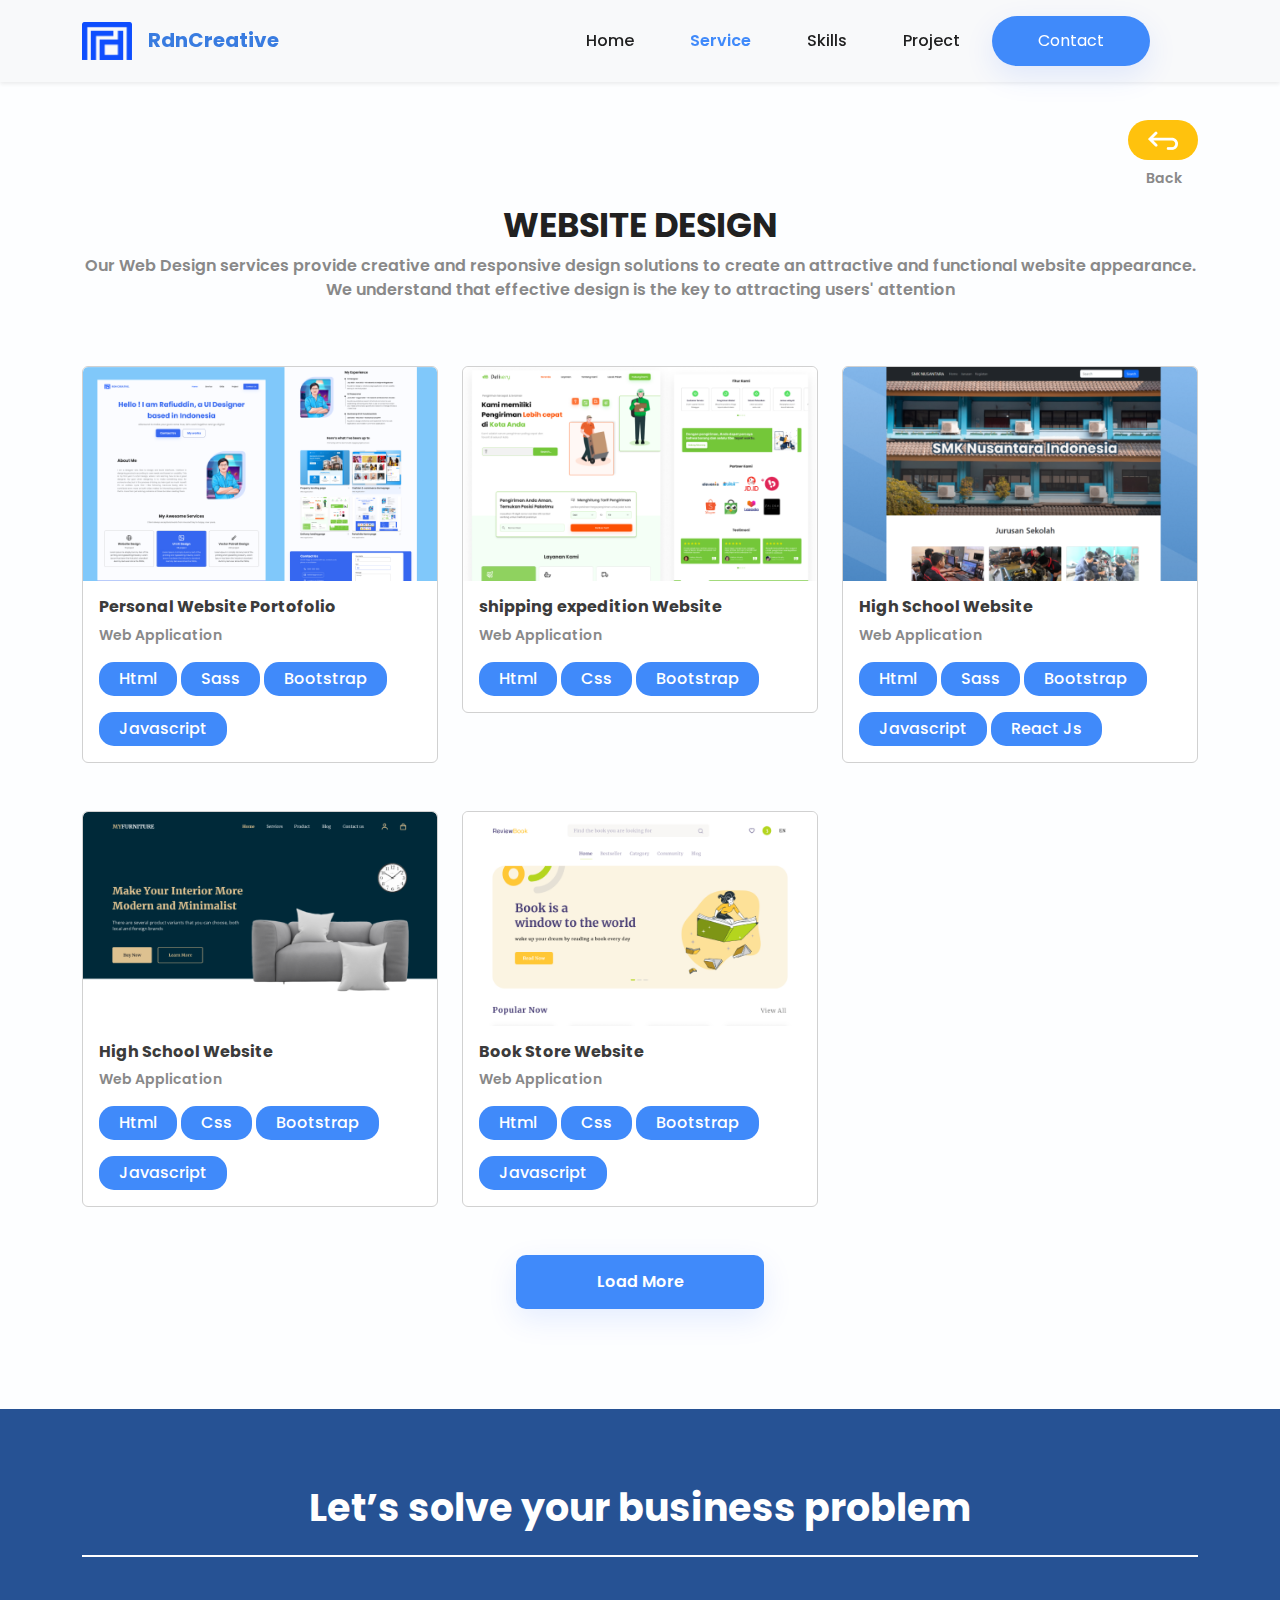
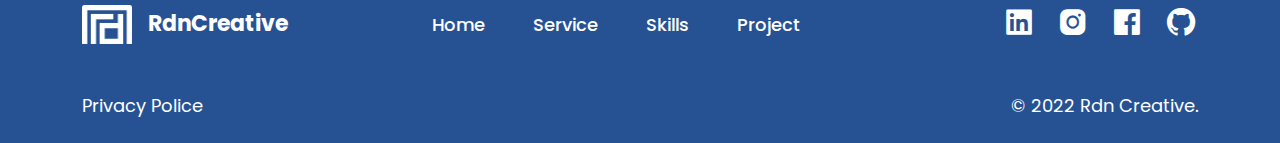
<file: Menu/service-website.html>
<!DOCTYPE html>
<html lang="en">
  <head>
    <meta charset="UTF-8" />
    <meta http-equiv="X-UA-Compatible" content="IE=edge" />
    <meta name="viewport" content="width=device-width, initial-scale=1.0" />

    <link rel="stylesheet" href="../Bootstrap/dist/css/bootstrap.min.css" />

    <link rel="stylesheet" href="../Style/main.css" />

    <link
      href="https://unpkg.com/boxicons@2.1.4/css/boxicons.min.css"
      rel="stylesheet"
    />

    <link rel="stylesheet" href="https://unpkg.com/aos@next/dist/aos.css" />

    <link rel="icon" type="images" href="../Images/icon.png" />

    <title>RdnCreative</title>
  </head>
  <body>
    <nav
      class="navbar navbar-expand-lg navbar-light bg-light py-3 shadow-sm fixed-top"
    >
      <div class="container">
        <a class="navbar-brand align-items-center" href="../index.html"
          ><img
            src="../Images/RDN Logo.png"
            alt=""
            width="50"
            class="me-3"
          />RdnCreative</a
        >
        <button
          class="navbar-toggler"
          type="button"
          data-bs-toggle="collapse"
          data-bs-target="#navbarNav"
          aria-controls="navbarNav"
          aria-expanded="false"
          aria-label="Toggle navigation"
        >
          <span class="navbar-toggler-icon"></span>
        </button>
        <div class="collapse navbar-collapse" id="navbarNav">
          <ul class="navbar-nav ms-auto align-items-lg-center" id="navbar-spy">
            <li class="nav-item me-lg-4 ms-3">
              <a class="nav-link" aria-current="page" href="../index.html#home"
                >Home</a
              >
            </li>
            <li class="nav-item me-lg-4 ms-3">
              <a class="nav-link active" href="../index.html#service"
                >Service</a
              >
            </li>
            <li class="nav-item me-lg-4 ms-3">
              <a class="nav-link" href="../index.html#skills">Skills</a>
            </li>
            <li class="nav-item me-lg-4 ms-3">
              <a class="nav-link" href="../index.html#project">Project</a>
            </li>
            <a href="../index.html#contact"
              ><button class="btn me-lg-5 me-0 mt-lg-0 mt-3 btn-contact">
                Contact
              </button></a
            >
          </ul>
        </div>
      </div>
    </nav>

    <!-- button back -->
    <section class="btn-back">
      <div class="container">
        <div class="row">
          <div class="text-end">
            <a href="../index.html#service"
              ><button class="btn">
                <img src="../Images/icon-back.png" alt="" />
              </button>
              <p class="text-back me-3 mt-2">Back</p></a
            >
          </div>
        </div>
      </div>
    </section>
    <!-- Akhir button back -->

    <!-- Website design -->
    <section class="portofolio-website" id="project">
      <div class="container">
        <div class="row text-center">
          <h1 class="title-portofolio">WEBSITE DESIGN</h1>
          <p class="subtitle-portofolio">
            Our Web Design services provide creative and responsive design
            solutions to create an attractive and functional website appearance.
            We understand that effective design is the key to attracting users'
            attention
          </p>
        </div>
        <div class="row">
          <div class="col-lg-4 col-md-6 col-12 mt-5">
            <a href="../index.html#home"
              ><div class="card">
                <img
                  src="../Images/Portofolio 4.png"
                  class="card-img-top"
                  alt=""
                />
                <div class="card-body-portofolio ms-3">
                  <h5 class="titlecard-portofolio">
                    Personal Website Portofolio
                  </h5>
                  <p class="subcard-portofolio">Web Application</p>
                  <p class="text-project">Html</p>
                  <p class="text-project">Sass</p>
                  <p class="text-project">Bootstrap</p>
                  <p class="text-project">Javascript</p>
                </div>
              </div></a
            >
          </div>

          <div class="col-lg-4 col-md-6 col-12 mt-5">
            <a
              href="https://rafiuddin230.github.io/Rdn-Delivery/"
              target="_blank"
              ><div class="card">
                <img
                  src="../Images/Portofolio 2.png"
                  class="card-img-top"
                  alt=""
                />
                <div class="card-body-portofolio ms-3">
                  <h5 class="titlecard-portofolio">
                    shipping expedition Website
                  </h5>
                  <p class="subcard-portofolio">Web Application</p>
                  <p class="text-project">Html</p>
                  <p class="text-project">Css</p>
                  <p class="text-project">Bootstrap</p>
                </div>
              </div></a
            >
          </div>

          <div class="col-lg-4 col-md-6 col-12 mt-5">
            <a
              href="https://rafiuddin230.github.io/smknusantara"
              target="_blank"
              ><div class="card">
                <img
                  src="../Images/Portofolio 7.png"
                  class="card-img-top"
                  alt=""
                />
                <div class="card-body-portofolio ms-3">
                  <h5 class="titlecard-portofolio">High School Website</h5>
                  <p class="subcard-portofolio">Web Application</p>
                  <p class="text-project">Html</p>
                  <p class="text-project">Sass</p>
                  <p class="text-project">Bootstrap</p>
                  <p class="text-project">Javascript</p>
                  <p class="text-project">React Js</p>
                </div>
              </div></a
            >
          </div>

          <div class="col-lg-4 col-md-6 col-12 mt-5">
            <a
              href="https://rafiuddin230.github.io/Rdn-MyFurniture/"
              target="_blank"
              ><div class="card">
                <img
                  src="../Images/Portofolio 8.png"
                  class="card-img-top"
                  alt=""
                />
                <div class="card-body-portofolio ms-3">
                  <h5 class="titlecard-portofolio">High School Website</h5>
                  <p class="subcard-portofolio">Web Application</p>
                  <p class="text-project">Html</p>
                  <p class="text-project">Css</p>
                  <p class="text-project">Bootstrap</p>
                  <p class="text-project">Javascript</p>
                </div>
              </div></a
            >
          </div>

          <div class="col-lg-4 col-md-6 col-12 mt-5">
            <a href="https://rafiuddin230.github.io/book.store/" target="_blank"
              ><div class="card">
                <img
                  src="../Images/Portofolio 9.png"
                  class="card-img-top"
                  alt=""
                />
                <div class="card-body-portofolio ms-3">
                  <h5 class="titlecard-portofolio">Book Store Website</h5>
                  <p class="subcard-portofolio">Web Application</p>
                  <p class="text-project">Html</p>
                  <p class="text-project">Css</p>
                  <p class="text-project">Bootstrap</p>
                  <p class="text-project">Javascript</p>
                </div>
              </div></a
            >
          </div>
        </div>
        <div class="row">
          <div class="btn-load text-center mt-5">
            <button class="btn">Load More</button>
          </div>
        </div>
      </div>
    </section>
    <!-- Akhir Website design -->

    <!-- footer -->
    <footer>
      <div class="container py-4">
        <div class="row">
          <div class="col-12 text-center mt-5">
            <h1 class="title-footer text-white mt-1">
              Let’s solve your business problem
            </h1>
            <div class="line-footer mt-4"></div>
          </div>
        </div>
        <div class="row mt-5 align-items-center">
          <div class="col-lg-3 col-12">
            <a class="align-items-center logo-footer" href="../index.html"
              ><img
                src="../Images/RDN Logo white.png"
                alt=""
                width="50"
                class="me-3"
              />RdnCreative</a
            >
          </div>
          <div class="col-lg-6 col-md-6 col-12 mt-lg-0 mt-4">
            <div class="item-footer">
              <div class="d-flex justify-content-center">
                <a href="../index.html#home" class="me-lg-5 me-4">Home</a>
                <a href="../index.html#service" class="me-lg-5 me-4">Service</a>
                <a href="../index.html#skills" class="me-lg-5 me-4">Skills</a>
                <a href="../index.html#project" class="me-lg-5 me-4">Project</a>
              </div>
            </div>
          </div>
          <div class="col-lg-3 col-md-6 col-12 mt-lg-0 mt-4">
            <div class="icon-footer text-lg-end text-center">
              <a
                href="https://www.linkedin.com/in/rafi-uddin-503392233/"
                target="_blank"
                ><i class="bx bxl-linkedin-square"></i
              ></a>
              <a href="https://www.instagram.com/rdndesain/" target="_blank"
                ><i class="bx bxl-instagram-alt ms-3"></i
              ></a>
              <a href="https://www.facebook.com/Rafiuddin230" target="_blank"
                ><i class="bx bxl-facebook-square ms-3"></i
              ></a>
              <a href="https://github.com/Rafiuddin230" target="_blank"
                ><i class="bx bxl-github ms-3"></i
              ></a>
            </div>
          </div>
        </div>
        <div class="row mt-5">
          <div
            class="footer-copyright d-flex align-items-center justify-content-between"
          >
            <a href="#">Privacy Police</a>
            <a href="#">© 2022 Rdn Creative.</a>
          </div>
        </div>
      </div>
    </footer>
    <!-- Akhir footer -->

    <!-- jquery -->
    <!-- jquery  -->
    <script
      src="https://cdnjs.cloudflare.com/ajax/libs/jquery/3.6.1/jquery.min.js"
      integrity="sha512-aVKKRRi/Q/YV+4mjoKBsE4x3H+BkegoM/em46NNlCqNTmUYADjBbeNefNxYV7giUp0VxICtqdrbqU7iVaeZNXA=="
      crossorigin="anonymous"
      referrerpolicy="no-referrer"
    ></script>

    <script src="https://unpkg.com/aos@next/dist/aos.js"></script>

    <script src="../Bootstrap/dist/js/bootstrap.bundle.min.js"></script>
    <script src="../Js/script.js"></script>
  </body>
</html>
</file>
<file: Style/main.css>
@import url("https://fonts.googleapis.com/css2?family=Poppins:wght@400;500;600;700&display=swap");
.card {
  border: 1px solid #d1d1d1;
}

* {
  list-style: none !important;
  text-decoration: none !important;
  transition: 0.3s ease-in-out;
}

body {
  font-family: "Poppins", serif;
  background-color: #fdfeff;
}

.btn-second {
  padding: 12px 24px !important;
  border-radius: 10px;
  border: 1px solid #408afa;
  color: #408afa;
}
.btn-second:hover {
  background-color: #408afa;
  color: #fff;
}

.navbar .navbar-brand {
  font-weight: 700;
  font-size: 20px;
  color: #397ce0;
}
.navbar .navbar-nav .active {
  color: #408afa !important;
  font-weight: 600;
}
.navbar .nav-item a {
  font-weight: 500;
  font-size: 16px;
  color: #212121;
  border-bottom: none;
}
.navbar .nav-item a:hover {
  color: #408afa;
  box-shadow: 0 2px 0 0 currentColor;
}
@media (max-width: 991.98px) {
  .navbar .nav-item a {
    margin-top: 20px;
  }
  .navbar .nav-item a:hover {
    color: #408afa;
    box-shadow: none;
  }
}
.navbar .btn-contact {
  padding: 12px 20px;
  width: 158px;
  height: 50px;
  background-color: #408afa;
  box-shadow: 0px 10px 30px rgba(14, 78, 254, 0.1);
  border-radius: 25px;
  color: #fff;
}
@media (max-width: 991.98px) {
  .navbar .btn-contact {
    width: 100%;
  }
}
.navbar .btn-contact:hover {
  background-color: #2668ca;
  color: #ffffff;
}

.header .text-header {
  font-weight: 700;
  font-size: 60px;
  color: #408afa;
  margin-top: 140px;
}
@media (max-width: 991.98px) {
  .header .text-header {
    font-size: 48px;
    margin-top: 120px;
  }
}
@media (max-width: 767.98px) {
  .header .text-header {
    font-size: 30px;
    margin-top: 120px;
  }
}
.header .caption-header {
  font-weight: 500;
  font-size: 20px;
  color: #898989;
  margin-top: 12px;
}
@media (max-width: 767.98px) {
  .header .caption-header {
    font-size: 16px;
  }
}
.header .btn-header {
  margin-top: 24px;
}
.header .btn-header .btn-first {
  padding: 16px 38px;
  background: #408afa;
  box-shadow: 0px 10px 30px rgba(14, 78, 254, 0.1);
  border-radius: 25px;
  font-size: 24px;
  color: #ffffff;
  font-weight: 700;
}
.header .btn-header .btn-first:hover {
  background: #1e5ebe;
}
@media (max-width: 767.98px) {
  .header .btn-header .btn-first {
    padding: 12px 24px;
    background: #408afa;
    box-shadow: 0px 10px 30px rgba(14, 78, 254, 0.1);
    border-radius: 25px;
    font-size: 14px;
    color: #ffffff;
    font-weight: 500;
  }
}
.header .btn-header .btn-secondary {
  padding: 16px 38px;
  background-color: #fff;
  border: 1px solid #0c192e;
  filter: drop-shadow(0px 10px 30px rgba(14, 78, 254, 0.1));
  border-radius: 25px;
  font-size: 24px;
  color: #408afa;
  font-weight: 700;
}
.header .btn-header .btn-secondary:hover {
  background-color: #6595e2;
  border: 1px solid #6595e2;
  color: #ffffff;
}
@media (max-width: 767.98px) {
  .header .btn-header .btn-secondary {
    padding: 12px 24px;
    background: #fff;
    border: 1px solid #0c192e;
    box-shadow: 0px 10px 30px rgba(14, 78, 254, 0.1);
    border-radius: 25px;
    font-size: 14px;
    color: #408afa;
    font-weight: 500;
  }
}

.about {
  margin-top: 120px;
}
.about .text-about .title-about {
  font-weight: 700;
  font-size: 34px;
  color: #212121;
}
@media (max-width: 767.98px) {
  .about .text-about .title-about {
    font-weight: 700;
    font-size: 26px;
    color: #212121;
  }
}
.about .text-about .subtitle-about {
  font-weight: 500;
  font-size: 16px;
  text-align: justify;
  margin-top: 38px;
  color: #3b3b3b;
}

.service {
  padding: 120px 0 0 0;
}
.service .title-service {
  font-weight: 700;
  font-size: 34px;
  color: #212121;
}
@media (max-width: 767.98px) {
  .service .title-service {
    font-weight: 700;
    font-size: 26px;
    color: #212121;
  }
}
.service .subtitle-service {
  font-weight: 600;
  font-size: 16px;
  color: #898989;
  margin-top: 12px;
}
@media (max-width: 767.98px) {
  .service .subtitle-service {
    font-weight: 500;
    font-size: 14px;
    color: #898989;
  }
}
.service .card-service {
  margin-top: 62px;
  padding: 36px 26px;
  border-radius: 25px;
}
.service .card-service:hover {
  background-color: #408afa;
  transition: background-color 0.2s;
}
.service .card-service:hover i {
  color: #fff;
}
.service .card-service:hover .title-card {
  color: #fff;
}
.service .card-service:hover .subtitle-card {
  color: #fff;
}
.service .card-service:hover .caption-card {
  color: #fff;
}
.service .card-service i {
  font-size: 50px;
  color: #3b3b3b;
}
.service .card-service .title-card {
  font-weight: 700;
  font-size: 24px;
  color: #3b3b3b;
  margin-top: 8px;
}
.service .card-service .subtitle-card {
  font-weight: 600;
  font-size: 16px;
  color: #898989;
}
.service .card-service .caption-card {
  font-weight: 400;
  font-size: 16px;
  color: #3b3b3b;
  margin-top: 16px;
}

.skill {
  margin-top: 120px;
  background-color: #408afa;
  padding: 120px 0 120px 0;
}
.skill .title-skill {
  font-weight: 700;
  font-size: 30px;
  color: #ffffff;
}
.skill .card {
  border: 1px solid #ffffff;
  border-radius: 20px;
  margin-top: 56px;
}
.skill .img-skill {
  background-color: #fff;
  border-radius: 18px 18px 0px 0px;
}
.skill .img-skill img {
  width: 100px;
  height: auto;
}
@media (max-width: 767.98px) {
  .skill .img-skill img {
    width: 75px;
    height: auto;
  }
}
.skill h5 {
  font-weight: 600;
  font-size: 18px;
  color: #ffffff;
}
@media (max-width: 767.98px) {
  .skill h5 {
    font-weight: 600;
    font-size: 16px;
  }
}

.experience {
  padding: 120px 0 0 0;
}
.experience .experience-1 {
  margin-top: 76px;
}
.experience .experience-1 img {
  margin-left: 88px;
}
.experience .title-experience h1 {
  font-weight: 700;
  font-size: 34px;
  color: #212121;
}
@media (max-width: 767.98px) {
  .experience .title-experience h1 {
    font-weight: 700;
    font-size: 26px;
    color: #212121;
  }
}
.experience .my-experience h2 {
  font-weight: 700;
  font-size: 20px;
  color: #3b3b3b;
}
.experience .my-experience h3 {
  font-weight: 600;
  font-size: 16px;
  color: #3b3b3b;
}
.experience .my-experience p {
  font-weight: 400;
  font-size: 16px;
  color: #3b3b3b;
}
@media (max-width: 767.98px) {
  .experience .my-experience p {
    font-weight: 400;
    font-size: 14px;
    color: #3b3b3b;
  }
}

.portofolio {
  padding: 120px 0 0 0;
}
.portofolio .title-portofolio {
  font-weight: 700;
  font-size: 34px;
  color: #212121;
}
@media (max-width: 767.98px) {
  .portofolio .title-portofolio {
    font-weight: 700;
    font-size: 24px;
    color: #212121;
  }
}
.portofolio .subtitle-portofolio {
  font-weight: 600;
  font-size: 16px;
  color: #898989;
}
@media (max-width: 767.98px) {
  .portofolio .subtitle-portofolio {
    font-weight: 500;
    font-size: 14px;
    color: #898989;
  }
}
.portofolio .card {
  overflow: hidden;
}
.portofolio .card .card-img-top:hover {
  transform: scale(1.1);
}
.portofolio .card .card-body-portofolio .titlecard-portofolio {
  font-weight: 700;
  font-size: 16px;
  color: #3b3b3b;
  margin-top: 16px;
}
.portofolio .card .card-body-portofolio .subcard-portofolio {
  font-weight: 600;
  font-size: 14px;
  color: #898989;
  margin-top: 4px;
}
.portofolio .card .card-body-portofolio .subcard-portofolio2 {
  font-weight: 600;
  font-size: 14px;
  color: #898989;
}
.portofolio .card .card-body-portofolio .title-vector {
  font-weight: 700;
  font-size: 16px;
  color: #3b3b3b;
}
.portofolio .card .card-body-portofolio .harga-vector {
  font-weight: 600;
  font-size: 16px;
  color: #ffc20d;
}
.portofolio .card .card-body-portofolio .sub-vector {
  font-weight: 600;
  font-size: 14px;
  color: #898989;
  margin-top: 4px;
}
.portofolio .btn-load button {
  width: 248px;
  height: 54px;
  background: #408afa;
  box-shadow: 0px 10px 30px rgba(14, 78, 254, 0.1);
  border-radius: 10px;
  font-size: 16px;
  color: #fff;
  font-weight: 600;
}

.kontak {
  padding: 120px 0 0 0;
}
.kontak .container {
  background-color: #408afa;
  background: #408afa;
  box-shadow: 10px 11px 18px rgba(3, 148, 244, 0.15);
  border-radius: 25px;
}
.kontak .header-kontak .title-kontak {
  font-weight: 700;
  font-size: 34px;
  color: #ffffff;
}
.kontak .header-kontak .subtitle-kontak {
  font-weight: 400;
  font-size: 16px;
  color: #ffffff;
}
.kontak .information-kontak .info-kontak i {
  font-size: 28px;
  color: #fff;
}
.kontak .information-kontak .info-kontak h2 {
  font-weight: 400;
  font-size: 20px;
  color: #ffffff;
}
.kontak .icon-kontak a i {
  font-size: 34px;
  color: #fff;
}
.kontak .bg-white {
  width: 500px;
}
@media (max-width: 991.98px) {
  .kontak .bg-white {
    width: 0%;
  }
}
.kontak .btn-send button {
  padding: 12px 20px;
  color: #fff;
  background-color: #408afa;
  font-weight: 600;
  font-size: 14px;
}

.btn-back {
  margin-top: 120px;
}
.btn-back button {
  width: 70px;
  height: 40px;
  background: #ffc20d;
  border-radius: 25px;
}
.btn-back button:hover {
  border: none;
  background: #ffc20d;
  border-radius: 25px;
}
.btn-back .text-back {
  font-weight: 600;
  font-size: 14px;
  color: #898989;
}

.portofolio-uiux .title-portofolio {
  font-weight: 700;
  font-size: 34px;
  color: #212121;
}
@media (max-width: 767.98px) {
  .portofolio-uiux .title-portofolio {
    font-weight: 700;
    font-size: 24px;
    color: #212121;
  }
}
.portofolio-uiux .subtitle-portofolio {
  font-weight: 600;
  font-size: 16px;
  color: #898989;
}
@media (max-width: 767.98px) {
  .portofolio-uiux .subtitle-portofolio {
    font-weight: 500;
    font-size: 14px;
    color: #898989;
  }
}
.portofolio-uiux .card {
  overflow: hidden;
}
.portofolio-uiux .card .card-img-top:hover {
  transform: scale(1.1);
}
.portofolio-uiux .card .card-body-portofolio .titlecard-portofolio {
  font-weight: 700;
  font-size: 16px;
  color: #3b3b3b;
  margin-top: 16px;
}
.portofolio-uiux .card .card-body-portofolio .subcard-portofolio {
  font-weight: 600;
  font-size: 14px;
  color: #898989;
  margin-top: 4px;
}
.portofolio-uiux .btn-load button {
  width: 248px;
  height: 54px;
  background: #408afa;
  box-shadow: 0px 10px 30px rgba(14, 78, 254, 0.1);
  border-radius: 10px;
  font-size: 16px;
  color: #fff;
  font-weight: 600;
}

.portofolio-website .title-portofolio {
  font-weight: 700;
  font-size: 34px;
  color: #212121;
}
@media (max-width: 767.98px) {
  .portofolio-website .title-portofolio {
    font-weight: 700;
    font-size: 24px;
    color: #212121;
  }
}
.portofolio-website .subtitle-portofolio {
  font-weight: 600;
  font-size: 16px;
  color: #898989;
}
@media (max-width: 767.98px) {
  .portofolio-website .subtitle-portofolio {
    font-weight: 500;
    font-size: 14px;
    color: #898989;
  }
}
.portofolio-website .card {
  overflow: hidden;
}
.portofolio-website .card .card-img-top:hover {
  transform: scale(1.1);
}
.portofolio-website .card .card-body-portofolio .titlecard-portofolio {
  font-weight: 700;
  font-size: 16px;
  color: #3b3b3b;
  margin-top: 16px;
}
.portofolio-website .card .card-body-portofolio .subcard-portofolio {
  font-weight: 600;
  font-size: 14px;
  color: #898989;
  margin-top: 4px;
}
.portofolio-website .card .card-body-portofolio .subcard-portofolio2 {
  font-weight: 600;
  font-size: 14px;
  color: #898989;
}
.portofolio-website .card .card-body-portofolio .title-vector {
  font-weight: 700;
  font-size: 16px;
  color: #3b3b3b;
}
.portofolio-website .card .card-body-portofolio .harga-vector {
  font-weight: 600;
  font-size: 16px;
  color: #ffc20d;
}
.portofolio-website .card .card-body-portofolio .sub-vector {
  font-weight: 600;
  font-size: 14px;
  color: #898989;
  margin-top: 4px;
}
.portofolio-website .card .card-body-portofolio .text-project {
  padding: 5px 20px;
  background: #408afa;
  border-radius: 15px;
  display: inline-block;
  font-weight: 500;
  font-size: 16px;
  color: #fff;
}
.portofolio-website .btn-load button {
  width: 248px;
  height: 54px;
  background: #408afa;
  box-shadow: 0px 10px 30px rgba(14, 78, 254, 0.1);
  border-radius: 10px;
  font-size: 16px;
  color: #fff;
  font-weight: 600;
}

.portofolio-vector .title-portofolio {
  font-weight: 700;
  font-size: 34px;
  color: #212121;
}
@media (max-width: 767.98px) {
  .portofolio-vector .title-portofolio {
    font-weight: 700;
    font-size: 24px;
    color: #212121;
  }
}
.portofolio-vector .subtitle-portofolio {
  font-weight: 600;
  font-size: 16px;
  color: #898989;
}
@media (max-width: 767.98px) {
  .portofolio-vector .subtitle-portofolio {
    font-weight: 500;
    font-size: 14px;
    color: #898989;
  }
}
.portofolio-vector .card {
  overflow: hidden;
}
.portofolio-vector .card .card-img-top:hover {
  transform: scale(1.1);
}
.portofolio-vector .card .card-body-portofolio .titlecard-portofolio {
  font-weight: 700;
  font-size: 16px;
  color: #3b3b3b;
  margin-top: 16px;
}
.portofolio-vector .card .card-body-portofolio .subcard-portofolio {
  font-weight: 600;
  font-size: 14px;
  color: #898989;
  margin-top: 4px;
}
.portofolio-vector .card .card-body-portofolio .subcard-portofolio2 {
  font-weight: 600;
  font-size: 14px;
  color: #898989;
}
.portofolio-vector .card .card-body-portofolio .title-vector {
  font-weight: 700;
  font-size: 16px;
  color: #3b3b3b;
}
.portofolio-vector .card .card-body-portofolio .harga-vector {
  font-weight: 600;
  font-size: 16px;
  color: #ffc20d;
}
.portofolio-vector .card .card-body-portofolio .sub-vector {
  font-weight: 600;
  font-size: 14px;
  color: #898989;
  margin-top: 4px;
}
.portofolio-vector .btn-load button {
  width: 248px;
  height: 54px;
  background: #408afa;
  box-shadow: 0px 10px 30px rgba(14, 78, 254, 0.1);
  border-radius: 10px;
  font-size: 16px;
  color: #fff;
  font-weight: 600;
}

.content-uiux .detail-work img {
  width: 60px;
  height: 48px;
}
.content-uiux .detail-work p {
  font-weight: 400;
  font-size: 20px;
  color: #212121;
}
@media (max-width: 767.98px) {
  .content-uiux .detail-work p {
    font-weight: 500;
    font-size: 16px;
    color: #212121;
  }
}
.content-uiux .title-detailuiux {
  margin-top: 34px;
  font-weight: 700;
  font-size: 24px;
  color: #3b3b3b;
}
.content-uiux .sub-detailuiux {
  font-weight: 600;
  font-size: 16px;
  color: #898989;
}
.content-uiux .card .body-card .work-type h2 {
  font-weight: 500;
  font-size: 20px;
  color: #212121;
}
.content-uiux .card .body-card .work-type ul li {
  font-weight: 400;
  font-size: 18px;
  color: #3b3b3b;
}
.content-uiux .card .body-card .tech-stack h2 {
  font-weight: 500;
  font-size: 20px;
  color: #212121;
}
.content-uiux .card .body-card .tech-stack img {
  width: 30px;
  height: 44px;
}
.content-uiux .header-background h1 {
  margin-top: 52px;
  font-weight: 700;
  font-size: 24px;
  color: #212121;
}
@media (max-width: 767.98px) {
  .content-uiux .header-background h1 {
    font-weight: 700;
    font-size: 20px;
    color: #212121;
  }
}
.content-uiux .header-background p {
  font-weight: 400;
  font-size: 20px;
  text-align: justify;
  color: #3b3b3b;
  margin-top: 8px;
}
@media (max-width: 767.98px) {
  .content-uiux .header-background p {
    font-size: 16px;
  }
}
.content-uiux .introduction-uiux {
  background: #408afa;
}
.content-uiux .introduction-uiux .introduction-1 {
  padding: 42px 112px 44px 40px;
  background-color: #5396fb;
  border-radius: 25px;
}
@media (max-width: 767.98px) {
  .content-uiux .introduction-uiux .introduction-1 {
    padding: 42px 20px 44px 20px;
  }
}
.content-uiux .introduction-uiux .introduction-1 img {
  width: 48px;
  height: auto;
}
.content-uiux .introduction-uiux .introduction-1 hr {
  color: #fff;
}
.content-uiux .introduction-uiux .introduction-1 p {
  font-weight: 500;
  font-size: 16px;
  color: #ffffff;
}
.content-uiux .introduction-uiux .introduction-2 {
  background-color: #5396fb;
}
.content-uiux .introduction-uiux .introduction-2 .stack-uiux {
  padding: 22px 49px 57px 54px;
}
@media (max-width: 767.98px) {
  .content-uiux .introduction-uiux .introduction-2 .stack-uiux {
    padding: 22px 20px 44px 20px;
  }
}
.content-uiux .introduction-uiux .introduction-2 .stack-uiux h1 {
  font-weight: 600;
  font-size: 20px;
  color: #ffffff;
}
.content-uiux .introduction-uiux .introduction-2 .stack-uiux p {
  font-weight: 500;
  font-size: 16px;
  color: #ffffff;
}
@media (max-width: 767.98px) {
  .content-uiux .introduction-uiux .introduction-2 .stack-uiux p {
    font-size: 14px;
  }
}
.content-uiux .introduction-uiux .introduction-2 .stack-uiux ul li {
  font-weight: 500;
  font-size: 16px;
  color: #ffffff;
}
@media (max-width: 767.98px) {
  .content-uiux .introduction-uiux .introduction-2 .stack-uiux ul li {
    font-size: 14px;
  }
}
.content-uiux .introduction-uiux-2 {
  background: #73c738;
}
.content-uiux .introduction-uiux-2 .introduction-1 {
  padding: 42px 112px 44px 40px;
  background-color: #81cd4c;
  border-radius: 25px;
}
@media (max-width: 767.98px) {
  .content-uiux .introduction-uiux-2 .introduction-1 {
    padding: 42px 20px 44px 20px;
  }
}
.content-uiux .introduction-uiux-2 .introduction-1 img {
  width: 48px;
  height: auto;
}
.content-uiux .introduction-uiux-2 .introduction-1 hr {
  color: #fff;
}
.content-uiux .introduction-uiux-2 .introduction-1 p {
  font-weight: 500;
  font-size: 16px;
  color: #ffffff;
}
.content-uiux .introduction-uiux-2 .introduction-2 {
  background-color: #81cd4c;
}
.content-uiux .introduction-uiux-2 .introduction-2 .stack-uiux {
  padding: 22px 49px 57px 54px;
}
@media (max-width: 767.98px) {
  .content-uiux .introduction-uiux-2 .introduction-2 .stack-uiux {
    padding: 22px 20px 44px 20px;
  }
}
.content-uiux .introduction-uiux-2 .introduction-2 .stack-uiux h1 {
  font-weight: 600;
  font-size: 20px;
  color: #ffffff;
}
.content-uiux .introduction-uiux-2 .introduction-2 .stack-uiux p {
  font-weight: 500;
  font-size: 16px;
  color: #ffffff;
}
@media (max-width: 767.98px) {
  .content-uiux .introduction-uiux-2 .introduction-2 .stack-uiux p {
    font-size: 14px;
  }
}
.content-uiux .introduction-uiux-2 .introduction-2 .stack-uiux ul li {
  font-weight: 500;
  font-size: 16px;
  color: #ffffff;
}
@media (max-width: 767.98px) {
  .content-uiux .introduction-uiux-2 .introduction-2 .stack-uiux ul li {
    font-size: 14px;
  }
}
.content-uiux .introduction-uiux-3 {
  background: #2e2e2e;
}
.content-uiux .introduction-uiux-3 .introduction-1 {
  padding: 42px 112px 44px 40px;
  background-color: #434343;
  border-radius: 25px;
}
@media (max-width: 767.98px) {
  .content-uiux .introduction-uiux-3 .introduction-1 {
    padding: 42px 20px 44px 20px;
  }
}
.content-uiux .introduction-uiux-3 .introduction-1 img {
  width: 48px;
  height: auto;
}
.content-uiux .introduction-uiux-3 .introduction-1 hr {
  color: #fff;
}
.content-uiux .introduction-uiux-3 .introduction-1 p {
  font-weight: 500;
  font-size: 16px;
  color: #ffffff;
}
.content-uiux .introduction-uiux-3 .introduction-2 {
  background-color: #434343;
}
.content-uiux .introduction-uiux-3 .introduction-2 .stack-uiux {
  padding: 22px 49px 57px 54px;
}
@media (max-width: 767.98px) {
  .content-uiux .introduction-uiux-3 .introduction-2 .stack-uiux {
    padding: 22px 20px 44px 20px;
  }
}
.content-uiux .introduction-uiux-3 .introduction-2 .stack-uiux h1 {
  font-weight: 600;
  font-size: 20px;
  color: #ffffff;
}
.content-uiux .introduction-uiux-3 .introduction-2 .stack-uiux p {
  font-weight: 500;
  font-size: 16px;
  color: #ffffff;
}
@media (max-width: 767.98px) {
  .content-uiux .introduction-uiux-3 .introduction-2 .stack-uiux p {
    font-size: 14px;
  }
}
.content-uiux .introduction-uiux-3 .introduction-2 .stack-uiux ul li {
  font-weight: 500;
  font-size: 16px;
  color: #ffffff;
}
@media (max-width: 767.98px) {
  .content-uiux .introduction-uiux-3 .introduction-2 .stack-uiux ul li {
    font-size: 14px;
  }
}
.content-uiux .introduction-uiux-4 {
  background: #0c1d2f;
}
.content-uiux .introduction-uiux-4 .introduction-1 {
  padding: 42px 112px 44px 40px;
  background-color: #243444;
  border-radius: 25px;
}
@media (max-width: 767.98px) {
  .content-uiux .introduction-uiux-4 .introduction-1 {
    padding: 42px 20px 44px 20px;
  }
}
.content-uiux .introduction-uiux-4 .introduction-1 img {
  width: 48px;
  height: auto;
}
.content-uiux .introduction-uiux-4 .introduction-1 hr {
  color: #fff;
}
.content-uiux .introduction-uiux-4 .introduction-1 p {
  font-weight: 500;
  font-size: 16px;
  color: #ffffff;
}
.content-uiux .introduction-uiux-4 .introduction-2 {
  background-color: #243444;
}
.content-uiux .introduction-uiux-4 .introduction-2 .stack-uiux {
  padding: 22px 49px 57px 54px;
}
@media (max-width: 767.98px) {
  .content-uiux .introduction-uiux-4 .introduction-2 .stack-uiux {
    padding: 22px 20px 44px 20px;
  }
}
.content-uiux .introduction-uiux-4 .introduction-2 .stack-uiux h1 {
  font-weight: 600;
  font-size: 20px;
  color: #ffffff;
}
.content-uiux .introduction-uiux-4 .introduction-2 .stack-uiux p {
  font-weight: 500;
  font-size: 16px;
  color: #ffffff;
}
@media (max-width: 767.98px) {
  .content-uiux .introduction-uiux-4 .introduction-2 .stack-uiux p {
    font-size: 14px;
  }
}
.content-uiux .introduction-uiux-4 .introduction-2 .stack-uiux ul li {
  font-weight: 500;
  font-size: 16px;
  color: #ffffff;
}
@media (max-width: 767.98px) {
  .content-uiux .introduction-uiux-4 .introduction-2 .stack-uiux ul li {
    font-size: 14px;
  }
}
.content-uiux .introduction-uiux-5 {
  background: #1d85e0;
}
.content-uiux .introduction-uiux-5 .introduction-1 {
  padding: 42px 112px 44px 40px;
  background-color: #3491e3;
  border-radius: 25px;
}
@media (max-width: 767.98px) {
  .content-uiux .introduction-uiux-5 .introduction-1 {
    padding: 42px 20px 44px 20px;
  }
}
.content-uiux .introduction-uiux-5 .introduction-1 img {
  width: 48px;
  height: auto;
}
.content-uiux .introduction-uiux-5 .introduction-1 hr {
  color: #fff;
}
.content-uiux .introduction-uiux-5 .introduction-1 p {
  font-weight: 500;
  font-size: 16px;
  color: #ffffff;
}
.content-uiux .introduction-uiux-5 .introduction-2 {
  background-color: #3491e3;
}
.content-uiux .introduction-uiux-5 .introduction-2 .stack-uiux {
  padding: 22px 49px 57px 54px;
}
@media (max-width: 767.98px) {
  .content-uiux .introduction-uiux-5 .introduction-2 .stack-uiux {
    padding: 22px 20px 44px 20px;
  }
}
.content-uiux .introduction-uiux-5 .introduction-2 .stack-uiux h1 {
  font-weight: 600;
  font-size: 20px;
  color: #ffffff;
}
.content-uiux .introduction-uiux-5 .introduction-2 .stack-uiux p {
  font-weight: 500;
  font-size: 16px;
  color: #ffffff;
}
@media (max-width: 767.98px) {
  .content-uiux .introduction-uiux-5 .introduction-2 .stack-uiux p {
    font-size: 14px;
  }
}
.content-uiux .introduction-uiux-5 .introduction-2 .stack-uiux ul li {
  font-weight: 500;
  font-size: 16px;
  color: #ffffff;
}
@media (max-width: 767.98px) {
  .content-uiux .introduction-uiux-5 .introduction-2 .stack-uiux ul li {
    font-size: 14px;
  }
}
.content-uiux .introduction-uiux-6 {
  background: #009b4c;
}
.content-uiux .introduction-uiux-6 .introduction-1 {
  padding: 42px 112px 44px 40px;
  background-color: #19a55e;
  border-radius: 25px;
}
@media (max-width: 767.98px) {
  .content-uiux .introduction-uiux-6 .introduction-1 {
    padding: 42px 20px 44px 20px;
  }
}
.content-uiux .introduction-uiux-6 .introduction-1 img {
  width: 48px;
  height: auto;
}
.content-uiux .introduction-uiux-6 .introduction-1 hr {
  color: #fff;
}
.content-uiux .introduction-uiux-6 .introduction-1 p {
  font-weight: 500;
  font-size: 16px;
  color: #ffffff;
}
.content-uiux .introduction-uiux-6 .introduction-2 {
  background: rgba(255, 255, 255, 0.1);
}
.content-uiux .introduction-uiux-6 .introduction-2 .stack-uiux {
  padding: 22px 49px 57px 54px;
}
@media (max-width: 767.98px) {
  .content-uiux .introduction-uiux-6 .introduction-2 .stack-uiux {
    padding: 22px 20px 44px 20px;
  }
}
.content-uiux .introduction-uiux-6 .introduction-2 .stack-uiux h1 {
  font-weight: 600;
  font-size: 20px;
  color: #ffffff;
}
.content-uiux .introduction-uiux-6 .introduction-2 .stack-uiux p {
  font-weight: 500;
  font-size: 16px;
  color: #ffffff;
}
@media (max-width: 767.98px) {
  .content-uiux .introduction-uiux-6 .introduction-2 .stack-uiux p {
    font-size: 14px;
  }
}
.content-uiux .introduction-uiux-6 .introduction-2 .stack-uiux ul li {
  font-weight: 500;
  font-size: 16px;
  color: #ffffff;
}
@media (max-width: 767.98px) {
  .content-uiux .introduction-uiux-6 .introduction-2 .stack-uiux ul li {
    font-size: 14px;
  }
}
.content-uiux .header-challenge h1 {
  margin-top: 52px;
  font-weight: 700;
  font-size: 24px;
  color: #212121;
}
@media (max-width: 767.98px) {
  .content-uiux .header-challenge h1 {
    font-weight: 700;
    font-size: 20px;
    color: #212121;
  }
}
.content-uiux .header-challenge p {
  font-weight: 400;
  font-size: 20px;
  text-align: justify;
  color: #3b3b3b;
  margin-top: 8px;
}
@media (max-width: 767.98px) {
  .content-uiux .header-challenge p {
    font-size: 16px;
  }
}
.content-uiux .header-scope h1 {
  margin-top: 52px;
  font-weight: 700;
  font-size: 24px;
  color: #212121;
}
@media (max-width: 767.98px) {
  .content-uiux .header-scope h1 {
    font-weight: 700;
    font-size: 20px;
    color: #212121;
  }
}
.content-uiux .header-scope p {
  font-weight: 400;
  font-size: 20px;
  text-align: justify;
  color: #3b3b3b;
  margin-top: 8px;
}
@media (max-width: 767.98px) {
  .content-uiux .header-scope p {
    font-size: 16px;
  }
}
.content-uiux .design-sprint {
  background: #408afa;
}
.content-uiux .design-sprint h1 {
  font-weight: 700;
  font-size: 24px;
}
.content-uiux .design-sprint .card-sprint {
  background: rgba(255, 255, 255, 0.1);
  border-width: 1px 1px 1px 1px;
  border-style: solid;
  border-color: #ffffff;
  border-radius: 25px 25px 25px 25px;
  margin-bottom: 36px;
}
.content-uiux .design-sprint .card-sprint h1 {
  font-weight: 700;
  font-size: 18px;
  color: #ffffff;
}
.content-uiux .design-sprint .card-sprint .body-sprint {
  background: rgba(255, 255, 255, 0.1);
  border: 1px solid #ffffff;
  border-radius: 20px;
}
.content-uiux .design-sprint .card-sprint .body-sprint p {
  font-weight: 500;
  font-size: 16px;
  color: #ffffff;
}
.content-uiux .design-sprint-2 {
  background: #73c738;
}
.content-uiux .design-sprint-2 h1 {
  font-weight: 700;
  font-size: 24px;
}
.content-uiux .design-sprint-2 .card-sprint {
  background: rgba(255, 255, 255, 0.1);
  border-width: 1px 1px 1px 1px;
  border-style: solid;
  border-color: #ffffff;
  border-radius: 25px 25px 25px 25px;
  margin-bottom: 36px;
}
.content-uiux .design-sprint-2 .card-sprint h1 {
  font-weight: 700;
  font-size: 18px;
  color: #ffffff;
}
.content-uiux .design-sprint-2 .card-sprint .body-sprint {
  background: rgba(255, 255, 255, 0.1);
  border: 1px solid #ffffff;
  border-radius: 20px;
}
.content-uiux .design-sprint-2 .card-sprint .body-sprint p {
  font-weight: 500;
  font-size: 16px;
  color: #ffffff;
}
.content-uiux .design-sprint-3 {
  background: #2e2e2e;
}
.content-uiux .design-sprint-3 h1 {
  font-weight: 700;
  font-size: 24px;
}
.content-uiux .design-sprint-3 .card-sprint {
  background: rgba(255, 255, 255, 0.1);
  border-width: 1px 1px 1px 1px;
  border-style: solid;
  border-color: #ffffff;
  border-radius: 25px 25px 25px 25px;
  margin-bottom: 36px;
}
.content-uiux .design-sprint-3 .card-sprint h1 {
  font-weight: 700;
  font-size: 18px;
  color: #ffffff;
}
.content-uiux .design-sprint-3 .card-sprint .body-sprint {
  background: rgba(255, 255, 255, 0.1);
  border: 1px solid #ffffff;
  border-radius: 20px;
}
.content-uiux .design-sprint-3 .card-sprint .body-sprint p {
  font-weight: 500;
  font-size: 16px;
  color: #ffffff;
}
.content-uiux .design-sprint-4 {
  background: #0c1d2f;
}
.content-uiux .design-sprint-4 h1 {
  font-weight: 700;
  font-size: 24px;
}
.content-uiux .design-sprint-4 .card-sprint {
  background: rgba(255, 255, 255, 0.1);
  border-width: 1px 1px 1px 1px;
  border-style: solid;
  border-color: #ffffff;
  border-radius: 25px 25px 25px 25px;
  margin-bottom: 36px;
}
.content-uiux .design-sprint-4 .card-sprint h1 {
  font-weight: 700;
  font-size: 18px;
  color: #ffffff;
}
.content-uiux .design-sprint-4 .card-sprint .body-sprint {
  background: rgba(255, 255, 255, 0.1);
  border: 1px solid #ffffff;
  border-radius: 20px;
}
.content-uiux .design-sprint-4 .card-sprint .body-sprint p {
  font-weight: 500;
  font-size: 16px;
  color: #ffffff;
}
.content-uiux .design-sprint-5 {
  background: #1d85e0;
}
.content-uiux .design-sprint-5 h1 {
  font-weight: 700;
  font-size: 24px;
}
.content-uiux .design-sprint-5 .card-sprint {
  background: rgba(255, 255, 255, 0.1);
  border-width: 1px 1px 1px 1px;
  border-style: solid;
  border-color: #ffffff;
  border-radius: 25px 25px 25px 25px;
  margin-bottom: 36px;
}
.content-uiux .design-sprint-5 .card-sprint h1 {
  font-weight: 700;
  font-size: 18px;
  color: #ffffff;
}
.content-uiux .design-sprint-5 .card-sprint .body-sprint {
  background: rgba(255, 255, 255, 0.1);
  border: 1px solid #ffffff;
  border-radius: 20px;
}
.content-uiux .design-sprint-5 .card-sprint .body-sprint p {
  font-weight: 500;
  font-size: 16px;
  color: #ffffff;
}
.content-uiux .design-sprint-6 {
  background: #009b4c;
}
.content-uiux .design-sprint-6 h1 {
  font-weight: 700;
  font-size: 24px;
}
.content-uiux .design-sprint-6 .card-sprint {
  background: rgba(255, 255, 255, 0.1);
  border-width: 1px 1px 1px 1px;
  border-style: solid;
  border-color: #ffffff;
  border-radius: 25px 25px 25px 25px;
  margin-bottom: 36px;
}
.content-uiux .design-sprint-6 .card-sprint h1 {
  font-weight: 700;
  font-size: 18px;
  color: #ffffff;
}
.content-uiux .design-sprint-6 .card-sprint .body-sprint {
  background: rgba(255, 255, 255, 0.1);
  border: 1px solid #ffffff;
  border-radius: 20px;
}
.content-uiux .design-sprint-6 .card-sprint .body-sprint p {
  font-weight: 500;
  font-size: 16px;
  color: #ffffff;
}
.content-uiux .header-result h1 {
  margin-top: 52px;
  font-weight: 700;
  font-size: 24px;
  color: #212121;
}
@media (max-width: 767.98px) {
  .content-uiux .header-result h1 {
    font-weight: 700;
    font-size: 20px;
    color: #212121;
  }
}
.content-uiux .header-result p {
  font-weight: 400;
  font-size: 20px;
  text-align: justify;
  color: #3b3b3b;
  margin-top: 8px;
}
@media (max-width: 767.98px) {
  .content-uiux .header-result p {
    font-size: 16px;
  }
}
.content-uiux .header-user h1 {
  margin-top: 52px;
  font-weight: 700;
  font-size: 24px;
  color: #212121;
}
@media (max-width: 767.98px) {
  .content-uiux .header-user h1 {
    font-weight: 700;
    font-size: 20px;
    color: #212121;
  }
}
.content-uiux .header-design h1 {
  margin-top: 52px;
  font-weight: 700;
  font-size: 24px;
  color: #212121;
}
@media (max-width: 767.98px) {
  .content-uiux .header-design h1 {
    font-weight: 700;
    font-size: 20px;
    color: #212121;
  }
}
.content-uiux .header-design h3 {
  font-weight: 700;
  font-size: 20px;
  line-height: 160%;
  color: #3b3b3b;
  margin-top: 28px;
}
.content-uiux .header-design h5 {
  font-weight: 500;
  font-size: 16px;
  color: #3b3b3b;
  margin-top: 28px;
}
.content-uiux .header-define h1 {
  margin-top: 52px;
  font-weight: 700;
  font-size: 24px;
  color: #212121;
}
@media (max-width: 767.98px) {
  .content-uiux .header-define h1 {
    font-weight: 700;
    font-size: 20px;
    color: #212121;
  }
}
.content-uiux .header-define p {
  font-weight: 400;
  font-size: 20px;
  text-align: justify;
  color: #3b3b3b;
  margin-top: 8px;
}
@media (max-width: 767.98px) {
  .content-uiux .header-define p {
    font-size: 16px;
  }
}
.content-uiux .header-define .card-pain {
  height: 160px;
  margin-top: 24px;
  background: #ed746d;
  border-radius: 10px;
}
.content-uiux .header-define .card-pain p {
  font-weight: 500;
  font-size: 14px;
  color: #000;
}
.content-uiux .header-define .card-how {
  margin-top: 24px;
  height: 160px;
  background: #fac119;
  border-radius: 10px;
}
.content-uiux .header-define .card-how p {
  font-weight: 500;
  font-size: 14px;
  color: #000;
}
.content-uiux .header-define h2 {
  font-weight: 700;
  font-size: 20px;
  color: #3b3b3b;
}
@media (max-width: 767.98px) {
  .content-uiux .header-define h2 {
    font-weight: 600;
    font-size: 18px;
    color: #3b3b3b;
  }
}
.content-uiux .header-idea h1 {
  margin-top: 52px;
  font-weight: 700;
  font-size: 24px;
  color: #212121;
}
@media (max-width: 767.98px) {
  .content-uiux .header-idea h1 {
    font-weight: 700;
    font-size: 20px;
    color: #212121;
  }
}
.content-uiux .header-idea p {
  font-weight: 400;
  font-size: 20px;
  text-align: justify;
  color: #3b3b3b;
  margin-top: 8px;
}
@media (max-width: 767.98px) {
  .content-uiux .header-idea p {
    font-size: 16px;
  }
}
.content-uiux .header-idea .card-pain {
  height: 120px;
  margin-top: 24px;
  background: #ed746d;
  border-radius: 10px;
}
.content-uiux .header-idea .card-pain p {
  font-weight: 500;
  font-size: 14px;
  color: #000;
}
.content-uiux .header-idea .card-how {
  margin-top: 24px;
  height: 120px;
  background: #fac119;
  border-radius: 10px;
}
.content-uiux .header-idea .card-how p {
  font-weight: 500;
  font-size: 14px;
  color: #000;
}
.content-uiux .header-idea h2 {
  font-weight: 700;
  font-size: 20px;
  color: #3b3b3b;
}
@media (max-width: 767.98px) {
  .content-uiux .header-idea h2 {
    font-weight: 600;
    font-size: 18px;
    color: #3b3b3b;
  }
}

footer {
  margin-top: 100px;
  background-color: #265294;
}
footer .title-footer {
  font-weight: 700;
  font-size: 38px;
}
@media (max-width: 767.98px) {
  footer .title-footer {
    font-weight: 700;
    font-size: 26px;
  }
}
footer .line-footer {
  border: 1px solid #ffffff;
}
footer .logo-footer {
  font-weight: 700;
  font-size: 22px;
  color: #ffffff;
}
footer .item-footer a {
  font-weight: 500;
  font-size: 18px;
  color: #ffffff;
}
@media (max-width: 991.98px) {
  footer .item-footer a {
    font-weight: 500;
    font-size: 16px;
    color: #ffffff;
  }
}
footer .icon-footer a i {
  font-size: 34px;
  color: #fff;
}
footer .footer-copyright a {
  font-weight: 400;
  font-size: 18px;
  color: #ffffff;
}
@media (max-width: 991.98px) {
  footer .footer-copyright a {
    font-weight: 400;
    font-size: 14px;
    color: #ffffff;
  }
}/*# sourceMappingURL=main.css.map */
</file>
